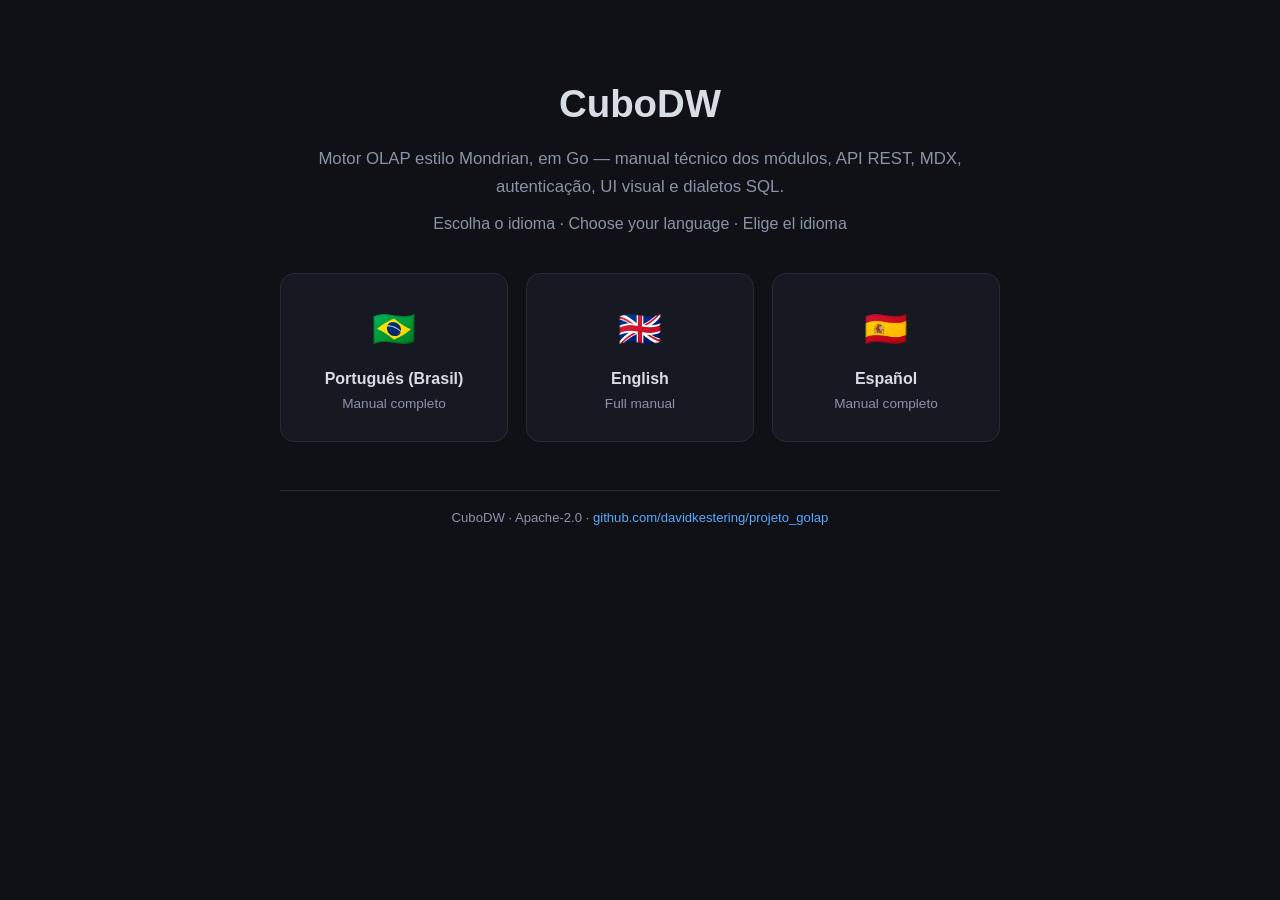
<file: DOCS/index.html>
<!DOCTYPE html>
<html lang="pt-br">
<head>
<meta charset="utf-8">
<meta name="viewport" content="width=device-width, initial-scale=1">
<title>CuboDW — Manual técnico</title>
<link rel="stylesheet" href="styles.css">
</head>
<body>
<div class="picker">
  <h1>CuboDW</h1>
  <p class="lead">Motor OLAP estilo Mondrian, em Go — manual técnico dos módulos, API REST, MDX, autenticação, UI visual e dialetos SQL.</p>
  <p class="sub" style="color:var(--muted)">Escolha o idioma · Choose your language · Elige el idioma</p>
  <div class="cards">
    <a class="card" href="manual.pt-br.html">
      <div class="flag">🇧🇷</div>
      <div class="name">Português (Brasil)</div>
      <div class="sub">Manual completo</div>
    </a>
    <a class="card" href="manual.en.html">
      <div class="flag">🇬🇧</div>
      <div class="name">English</div>
      <div class="sub">Full manual</div>
    </a>
    <a class="card" href="manual.es.html">
      <div class="flag">🇪🇸</div>
      <div class="name">Español</div>
      <div class="sub">Manual completo</div>
    </a>
  </div>
  <footer style="margin-top:48px">CuboDW · Apache-2.0 · <a href="https://github.com/davidkestering/projeto_golap">github.com/davidkestering/projeto_golap</a></footer>
</div>
</body>
</html>
</file>
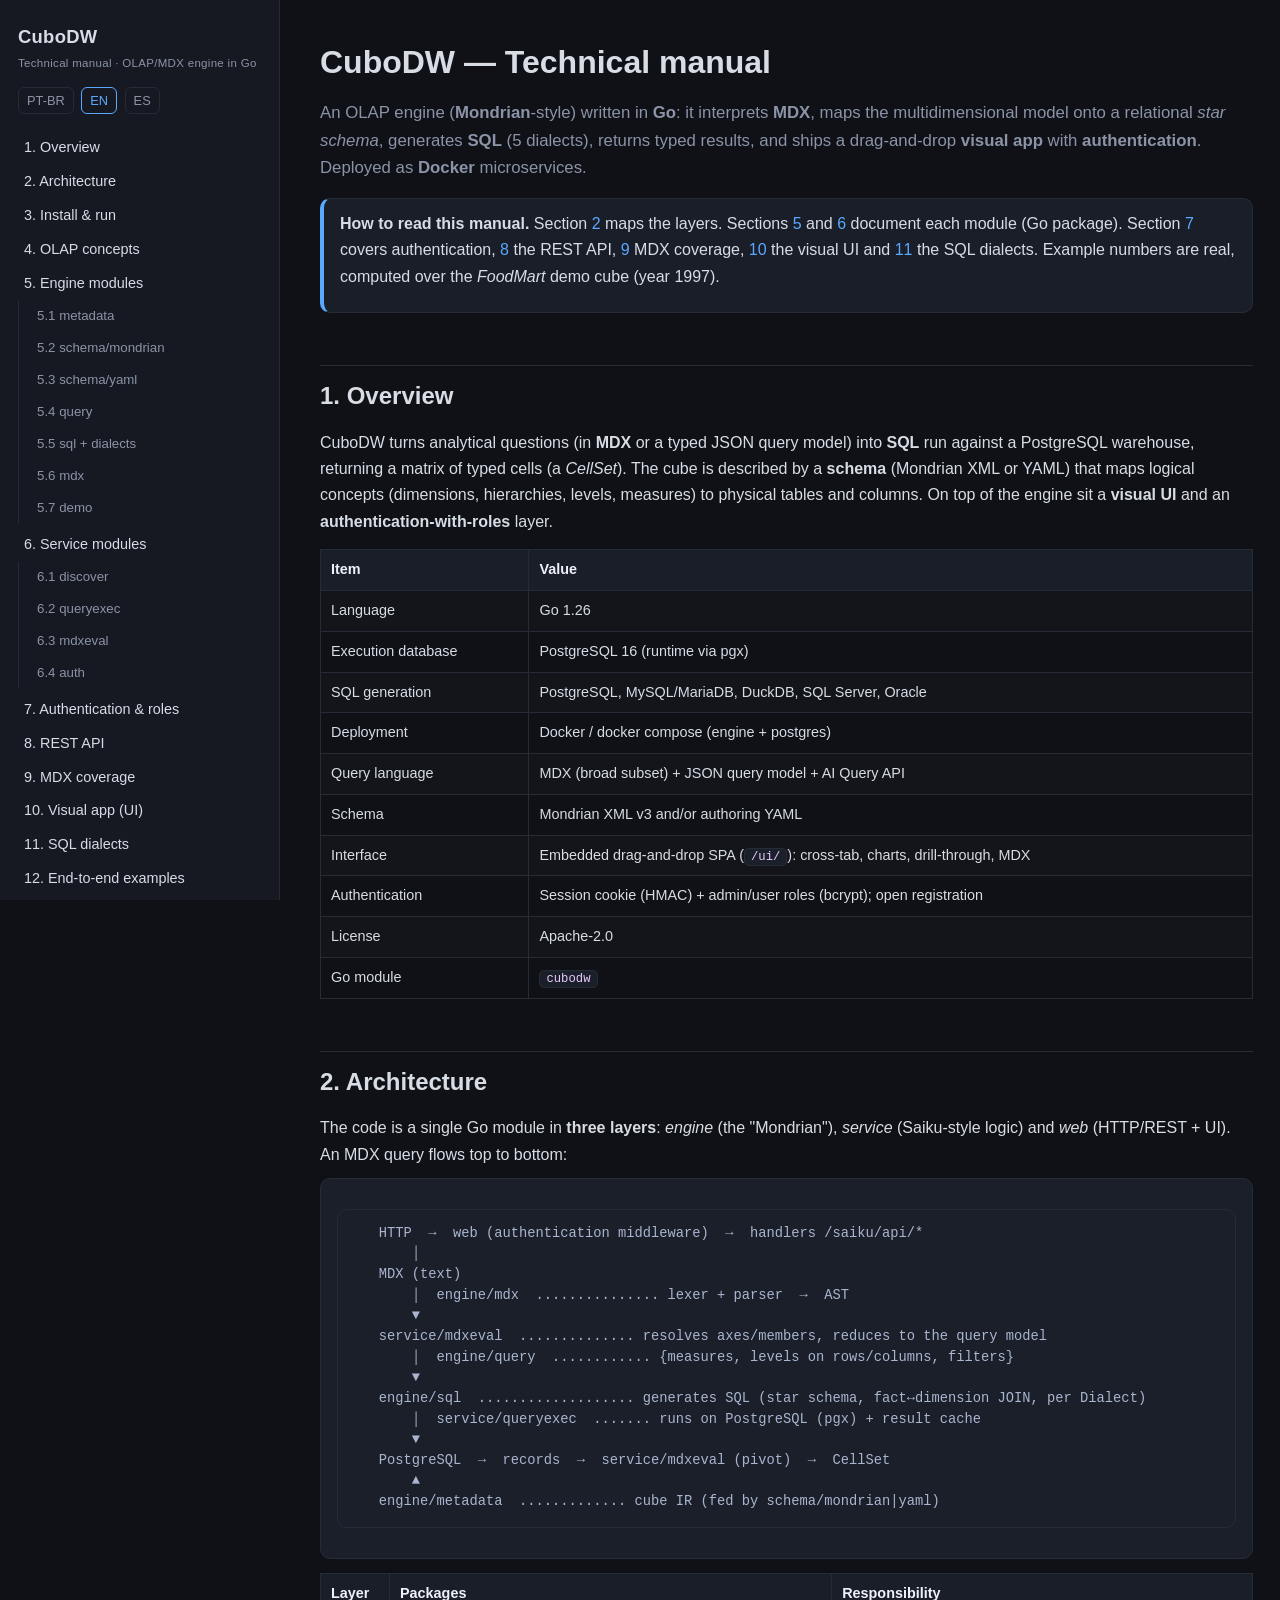
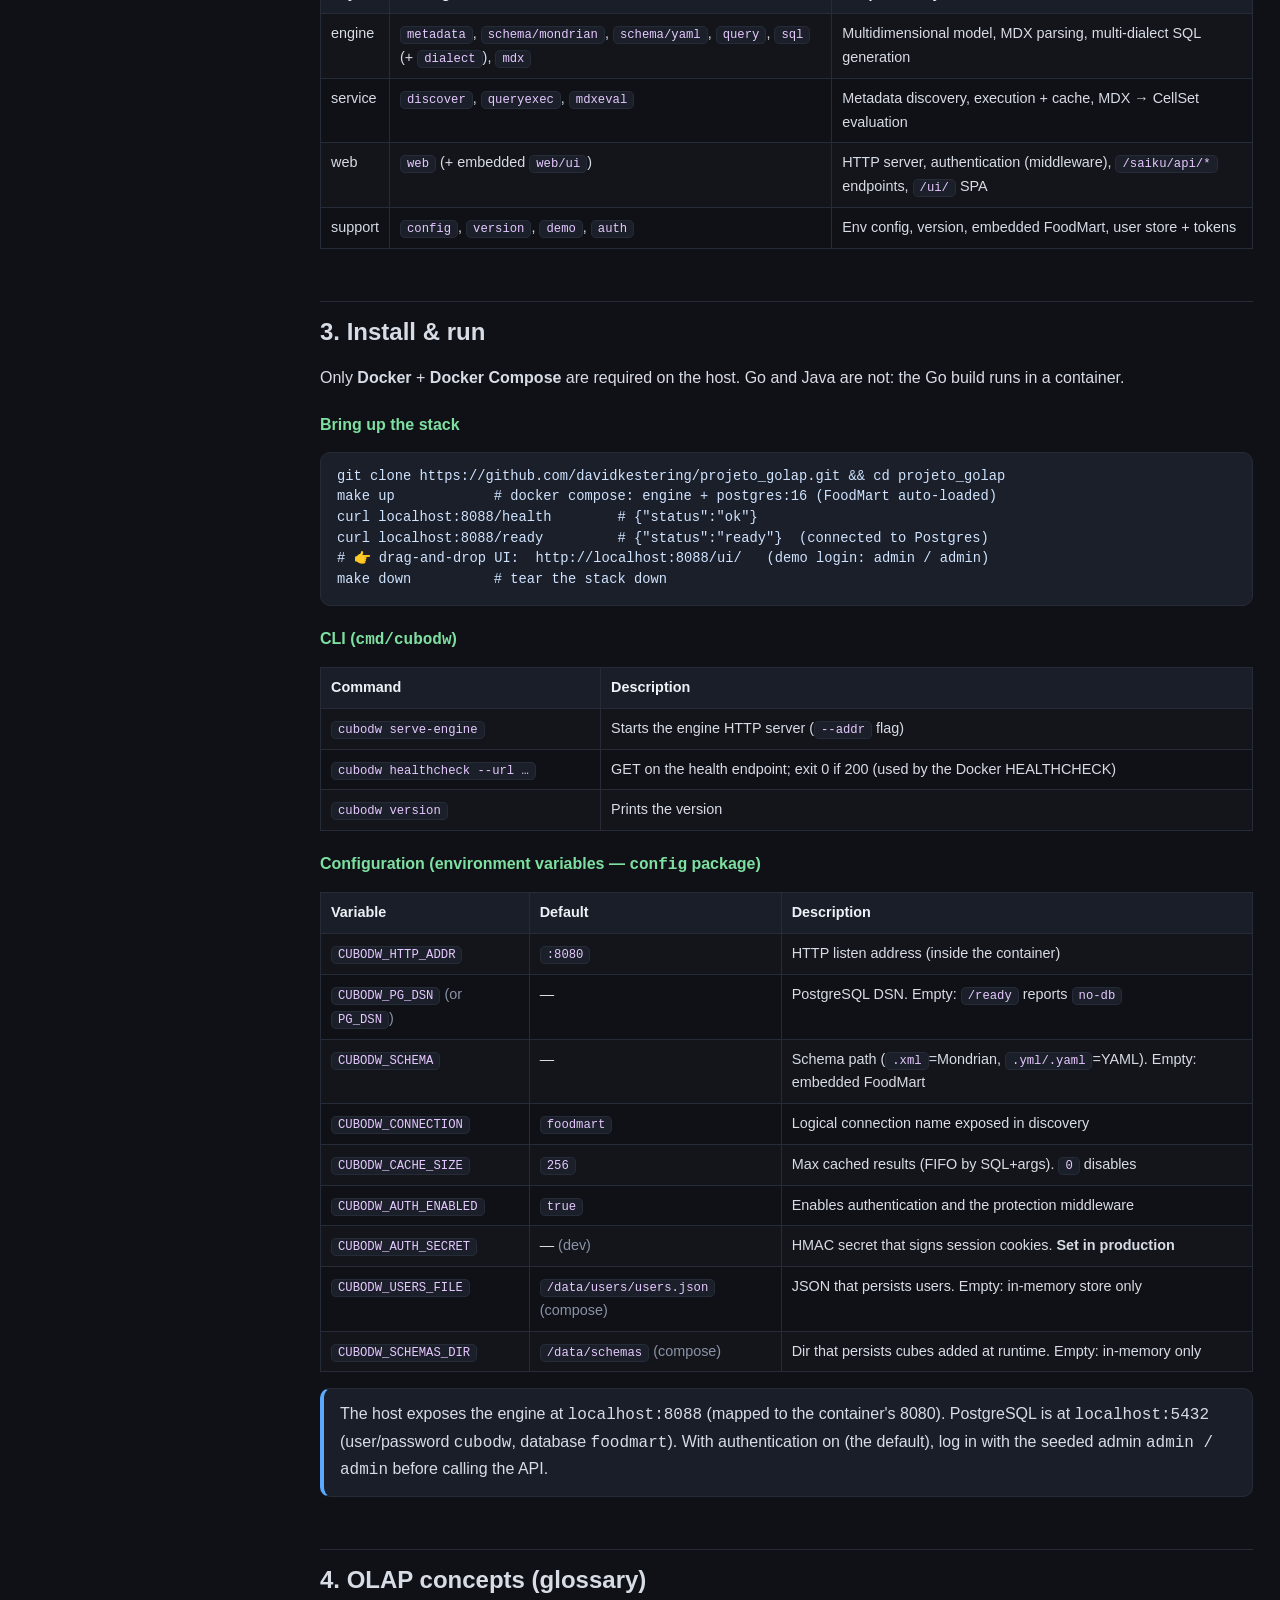
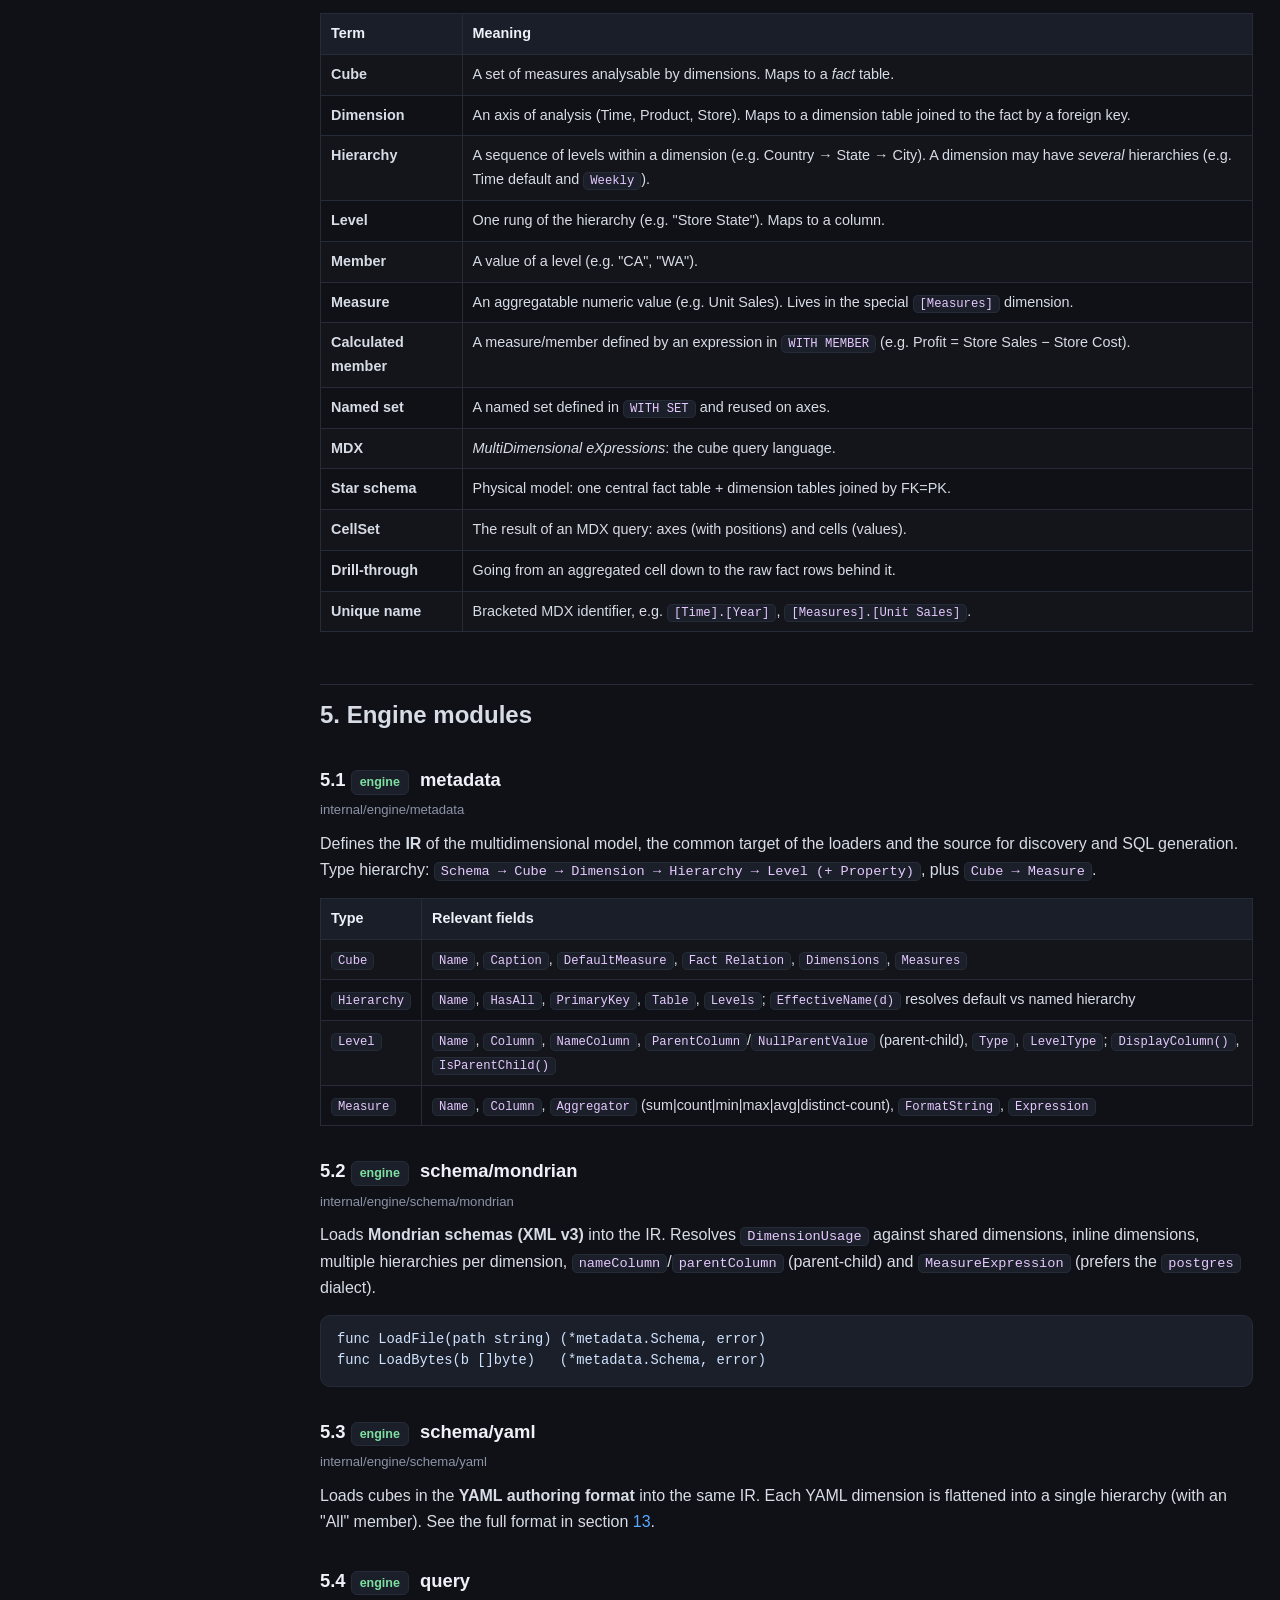
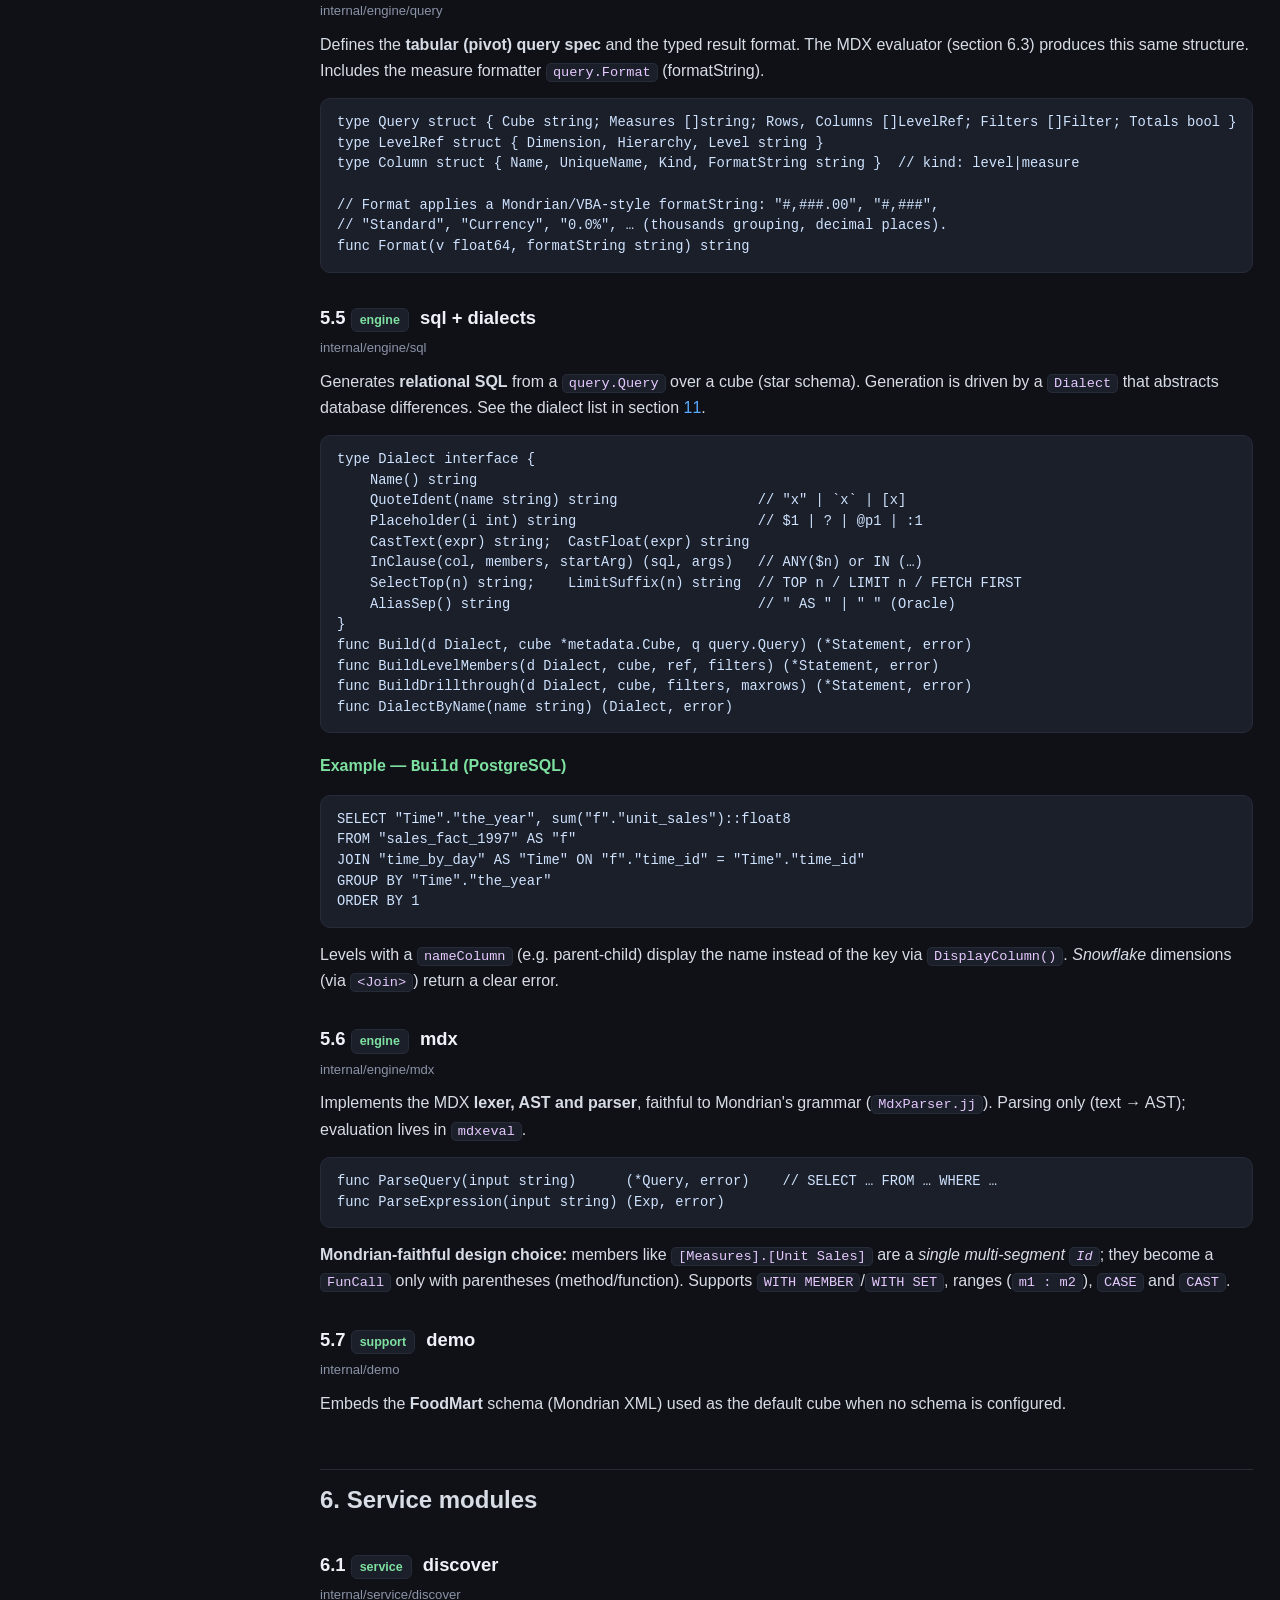
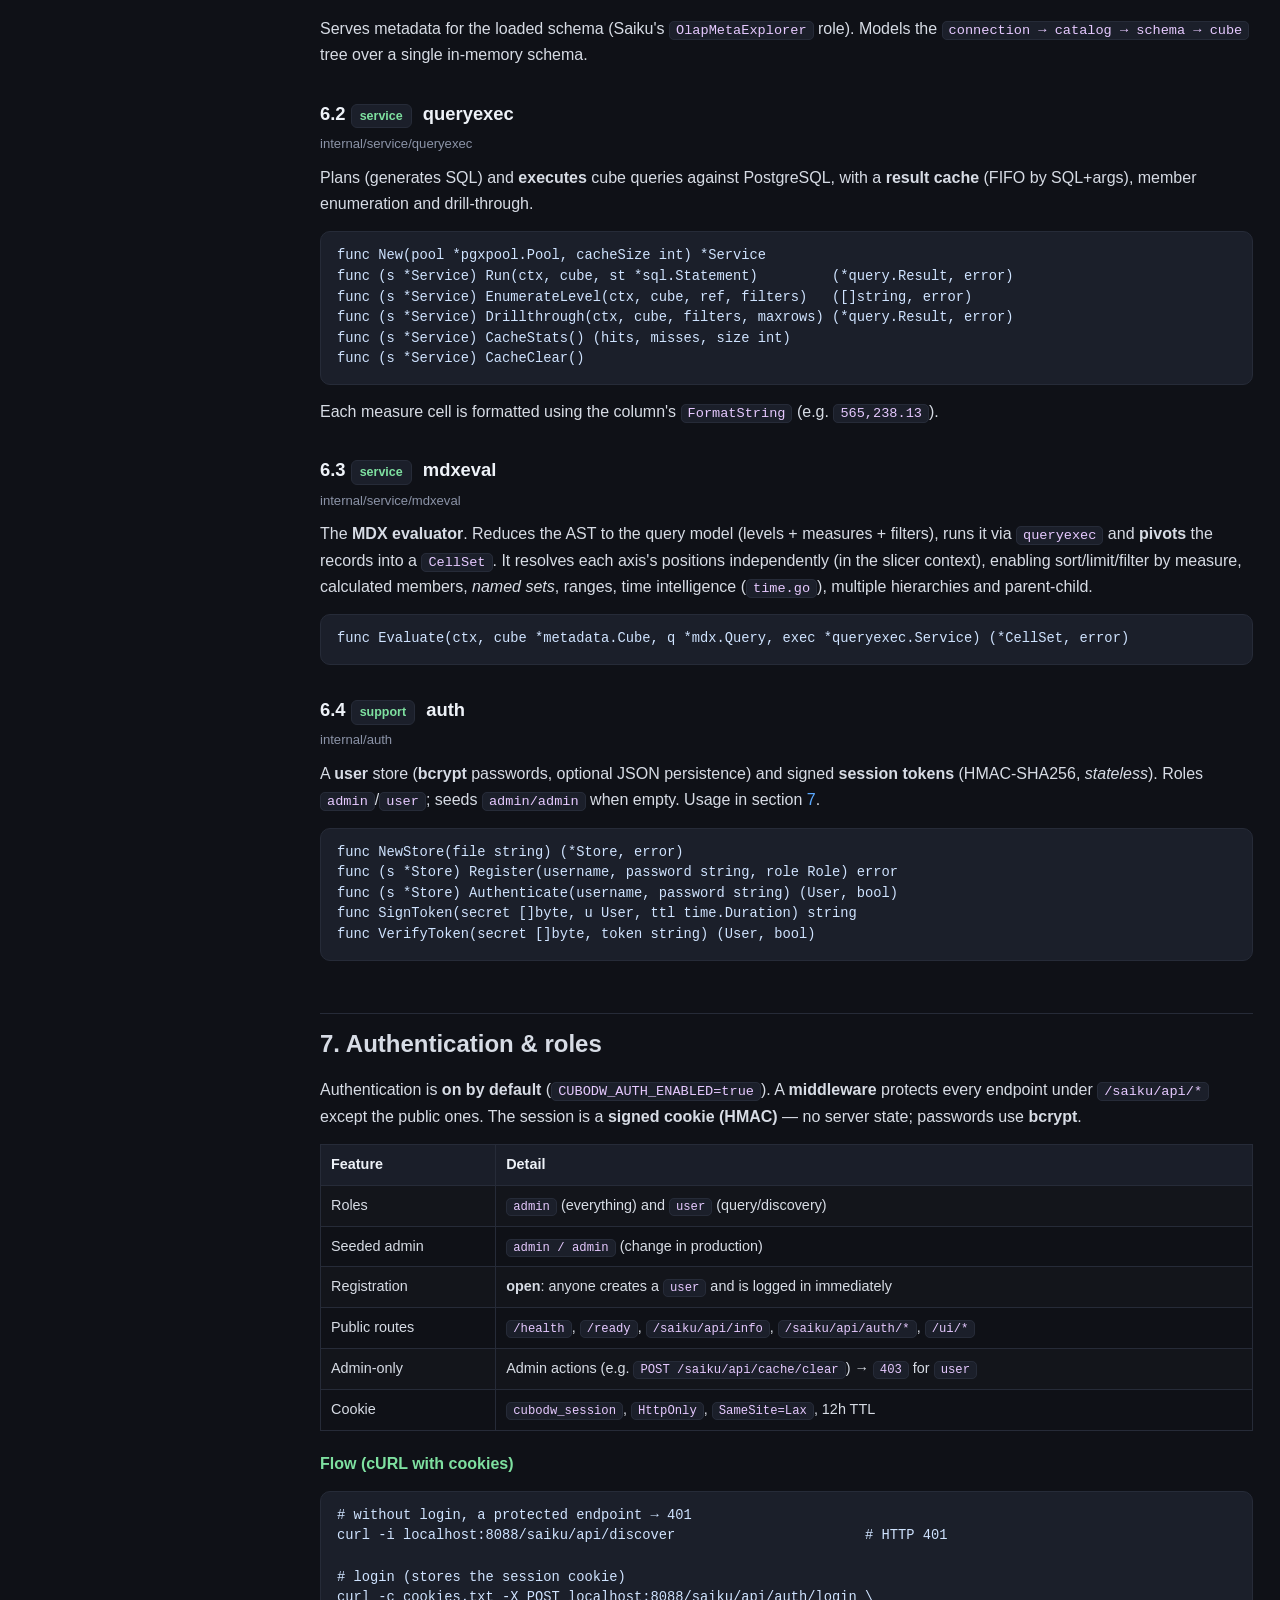
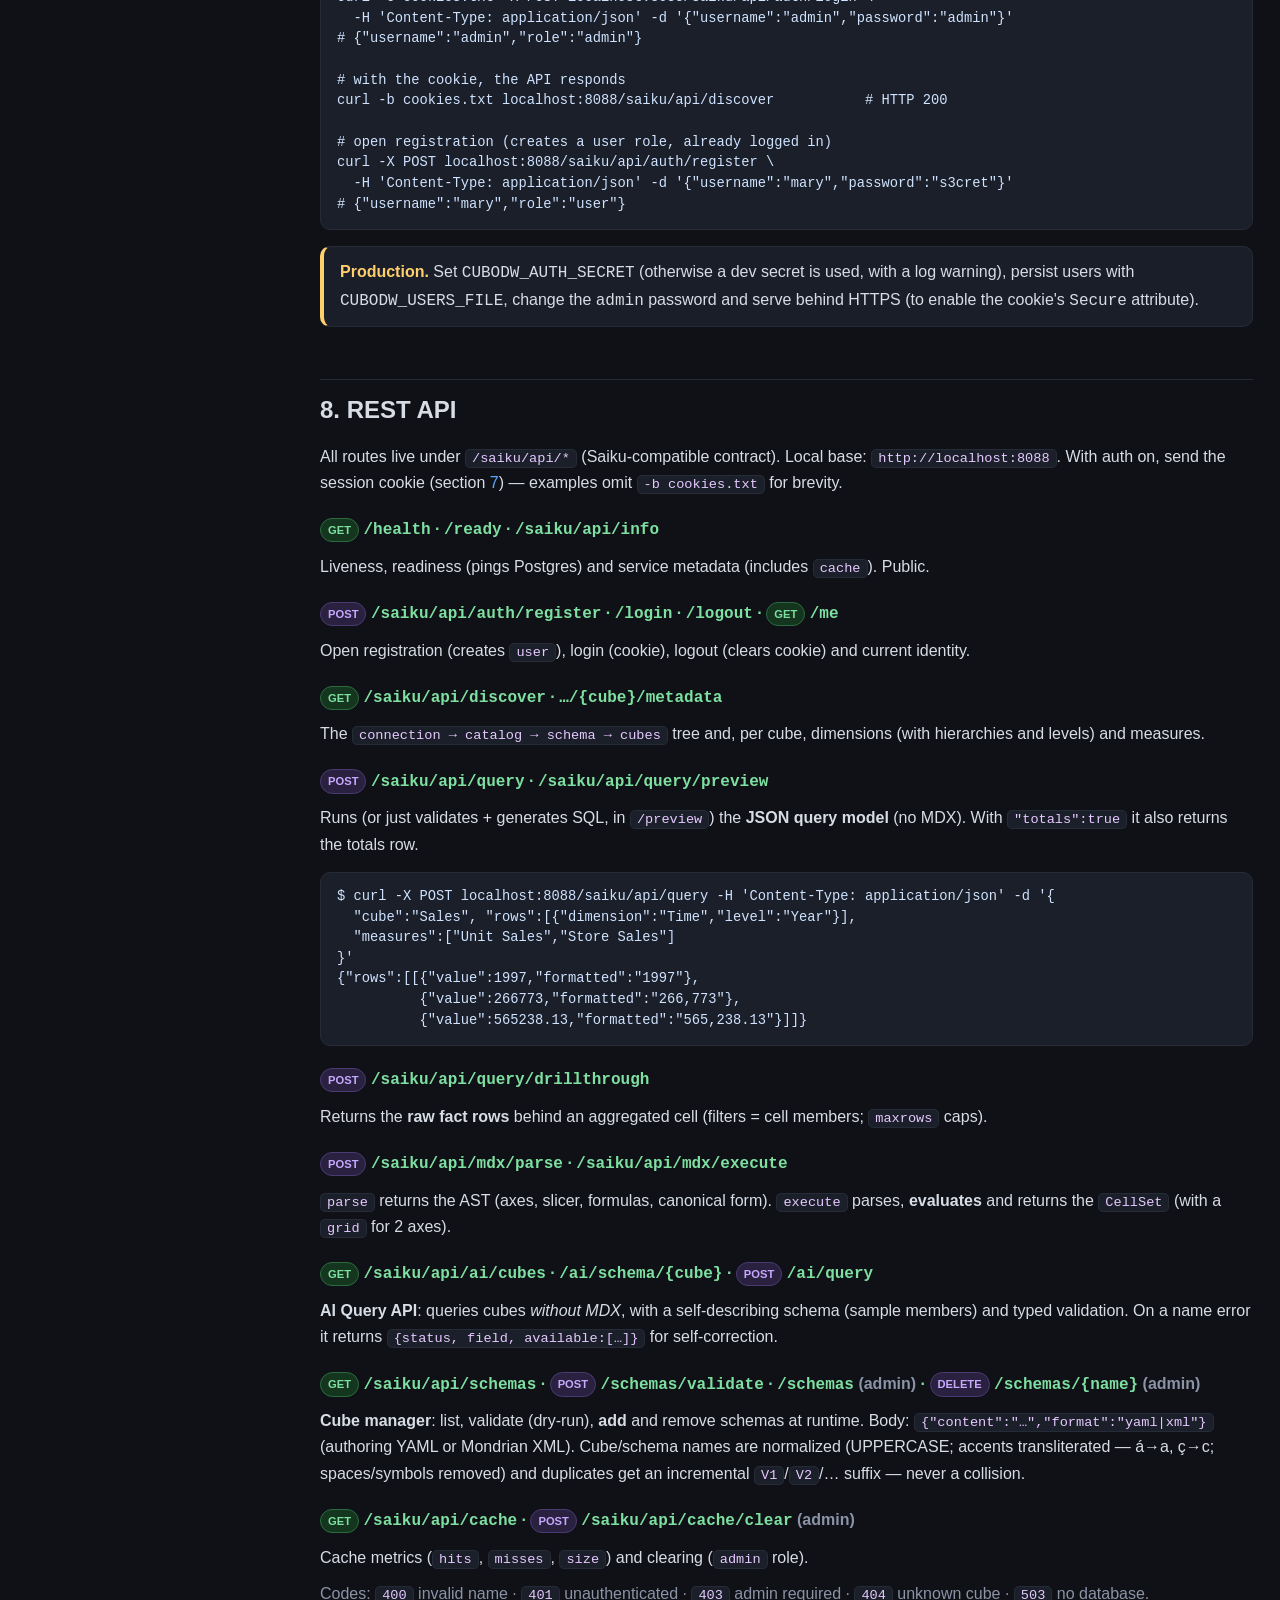
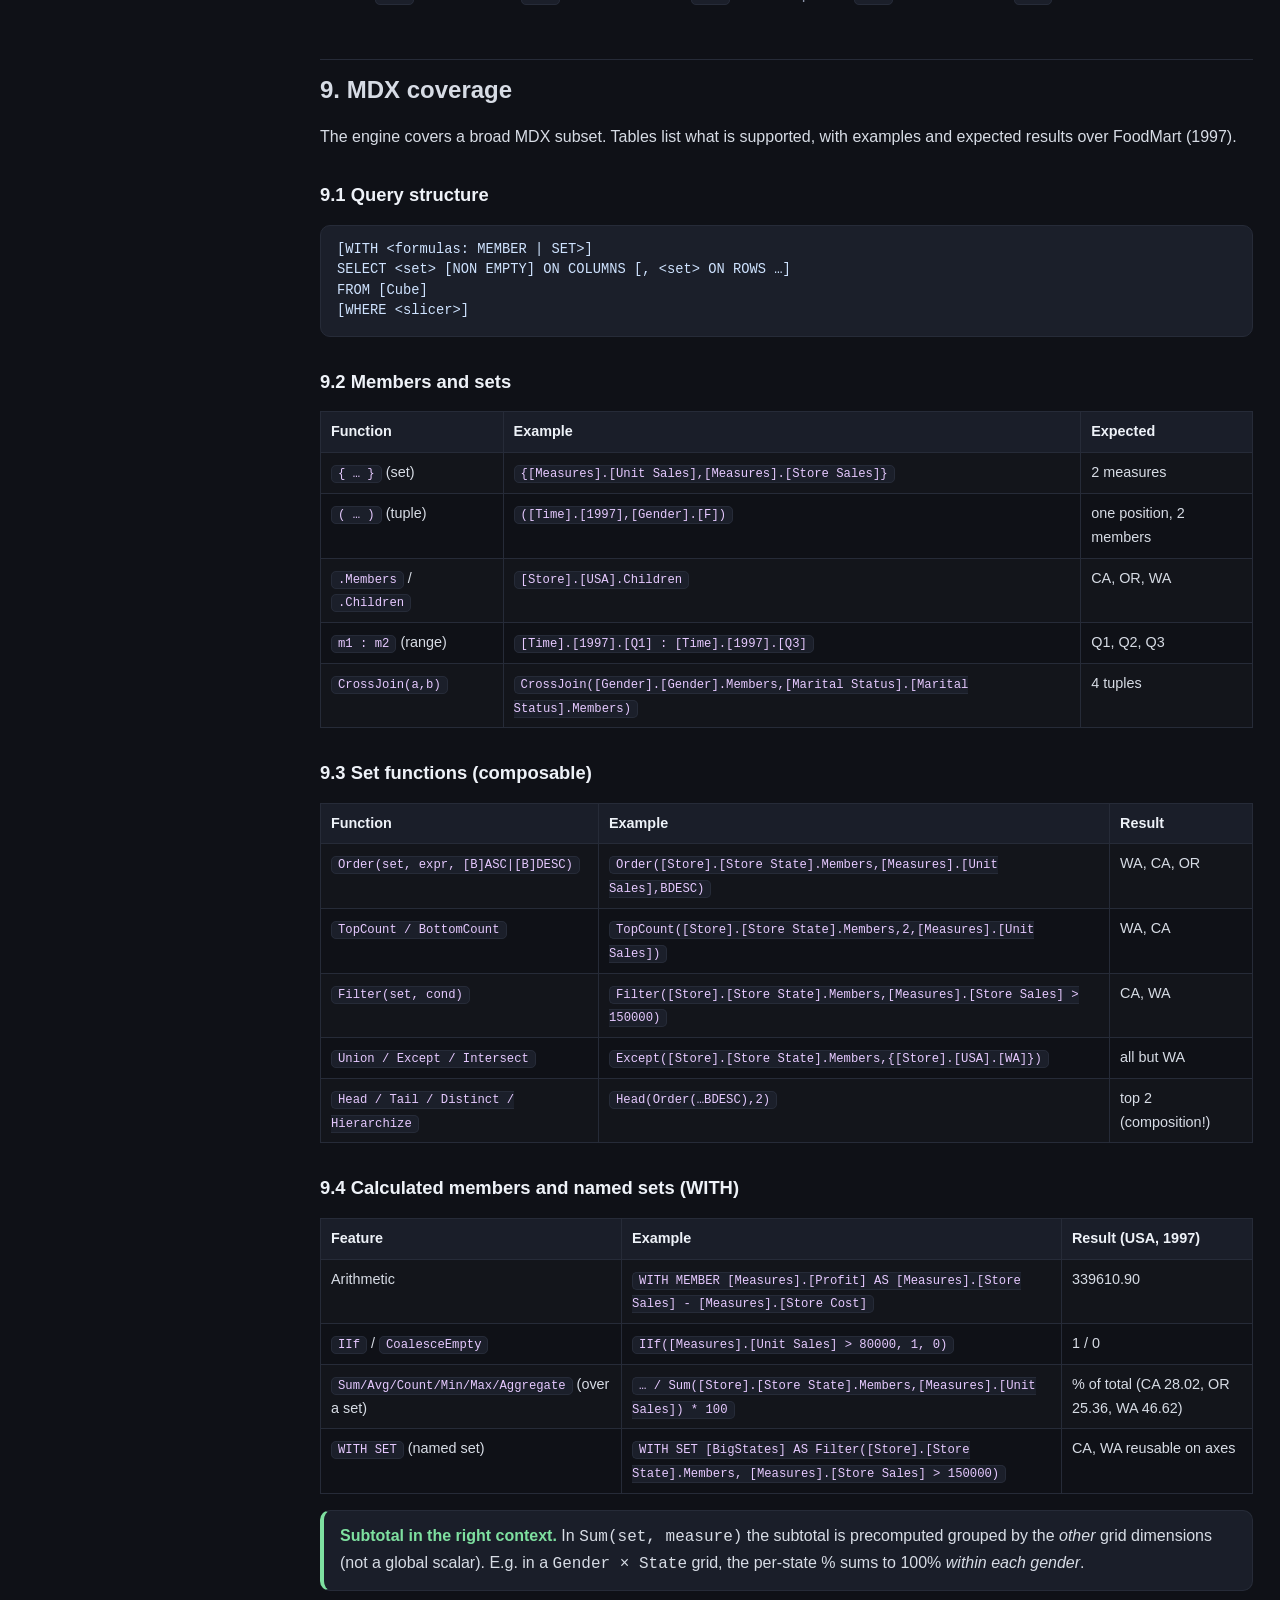
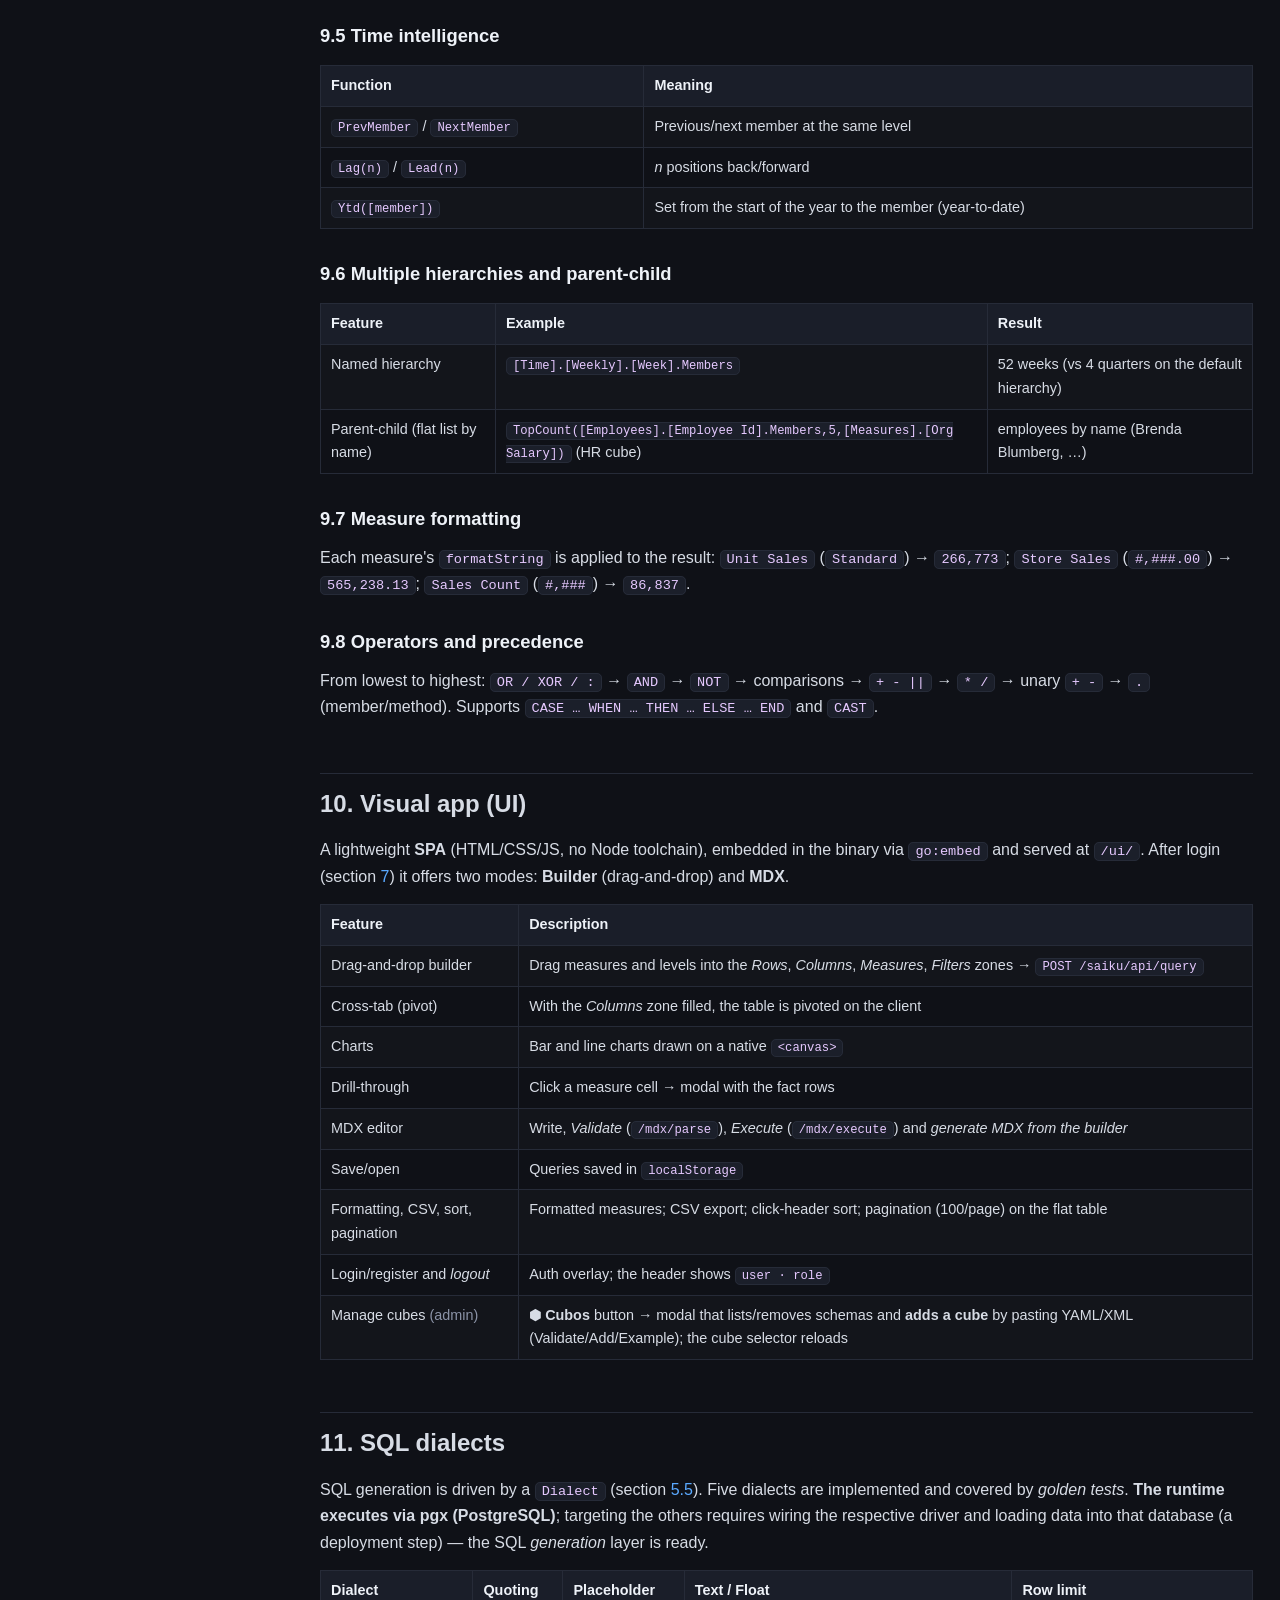
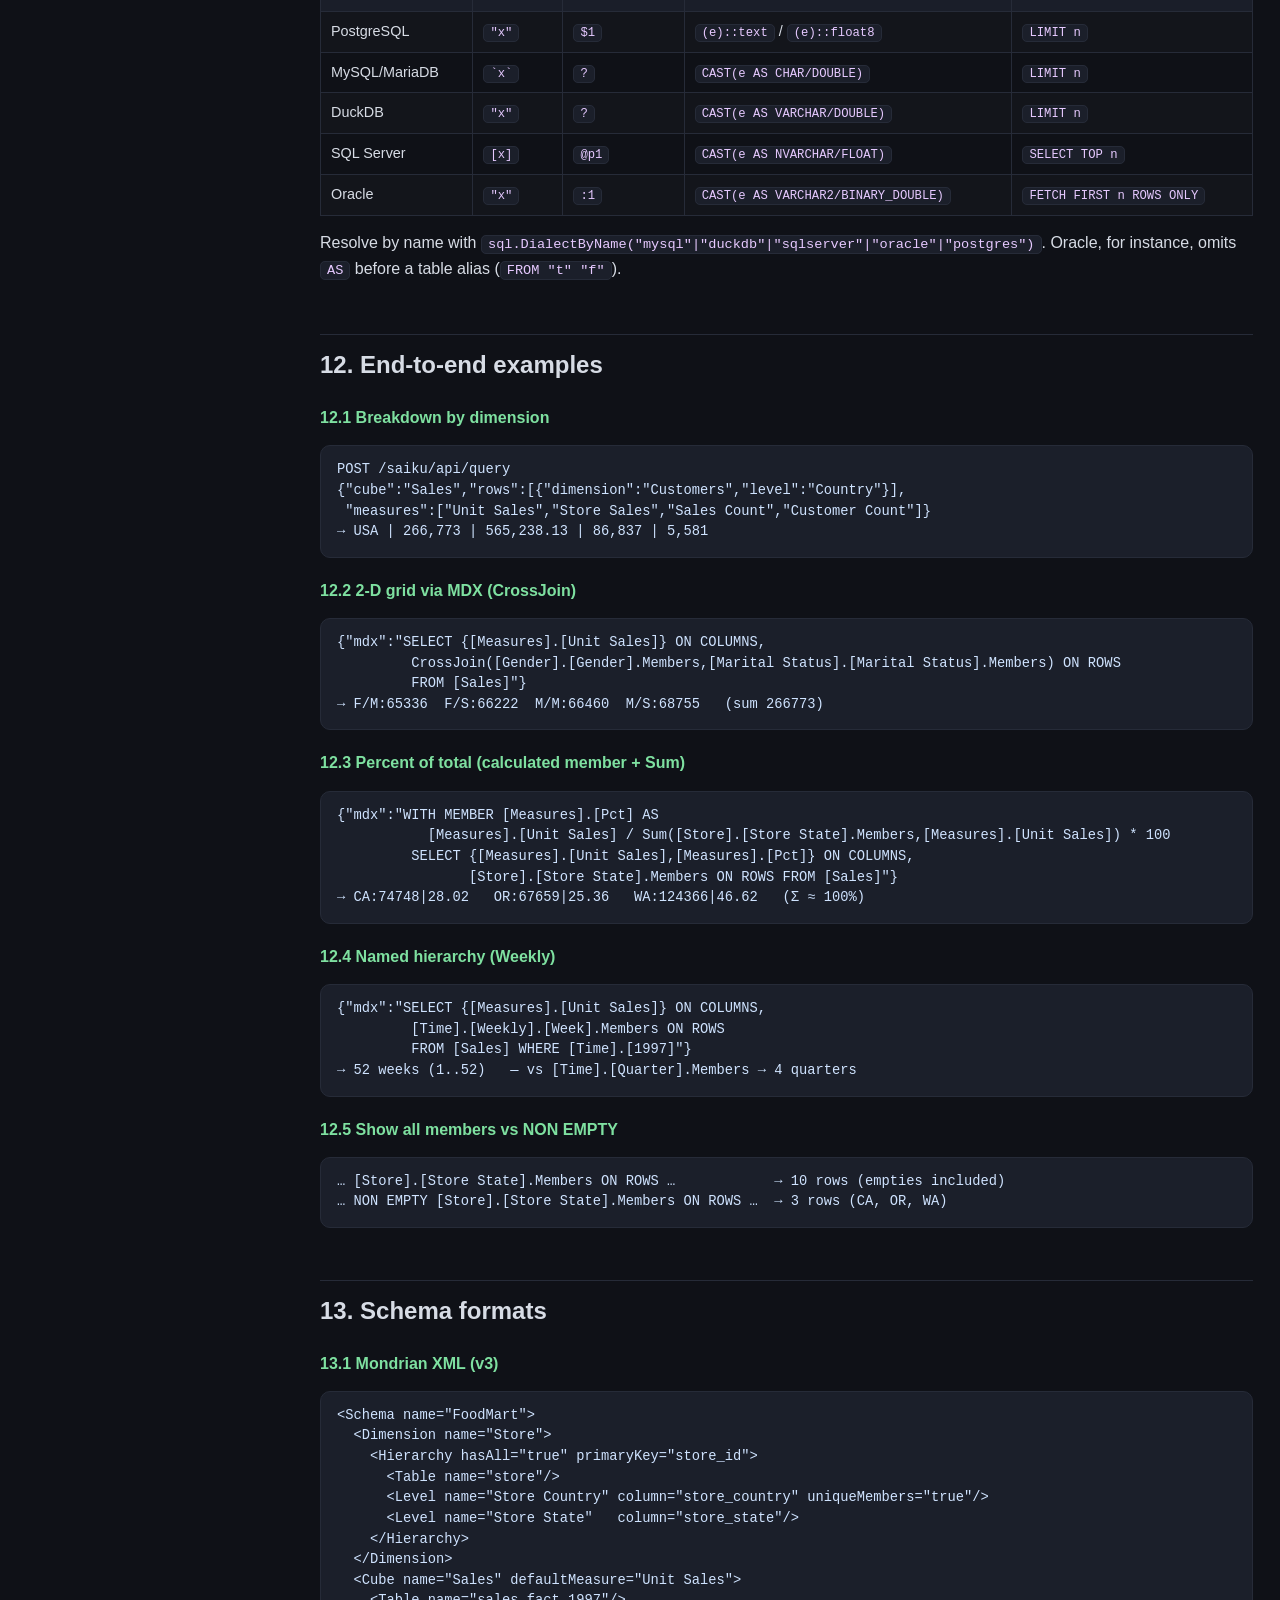
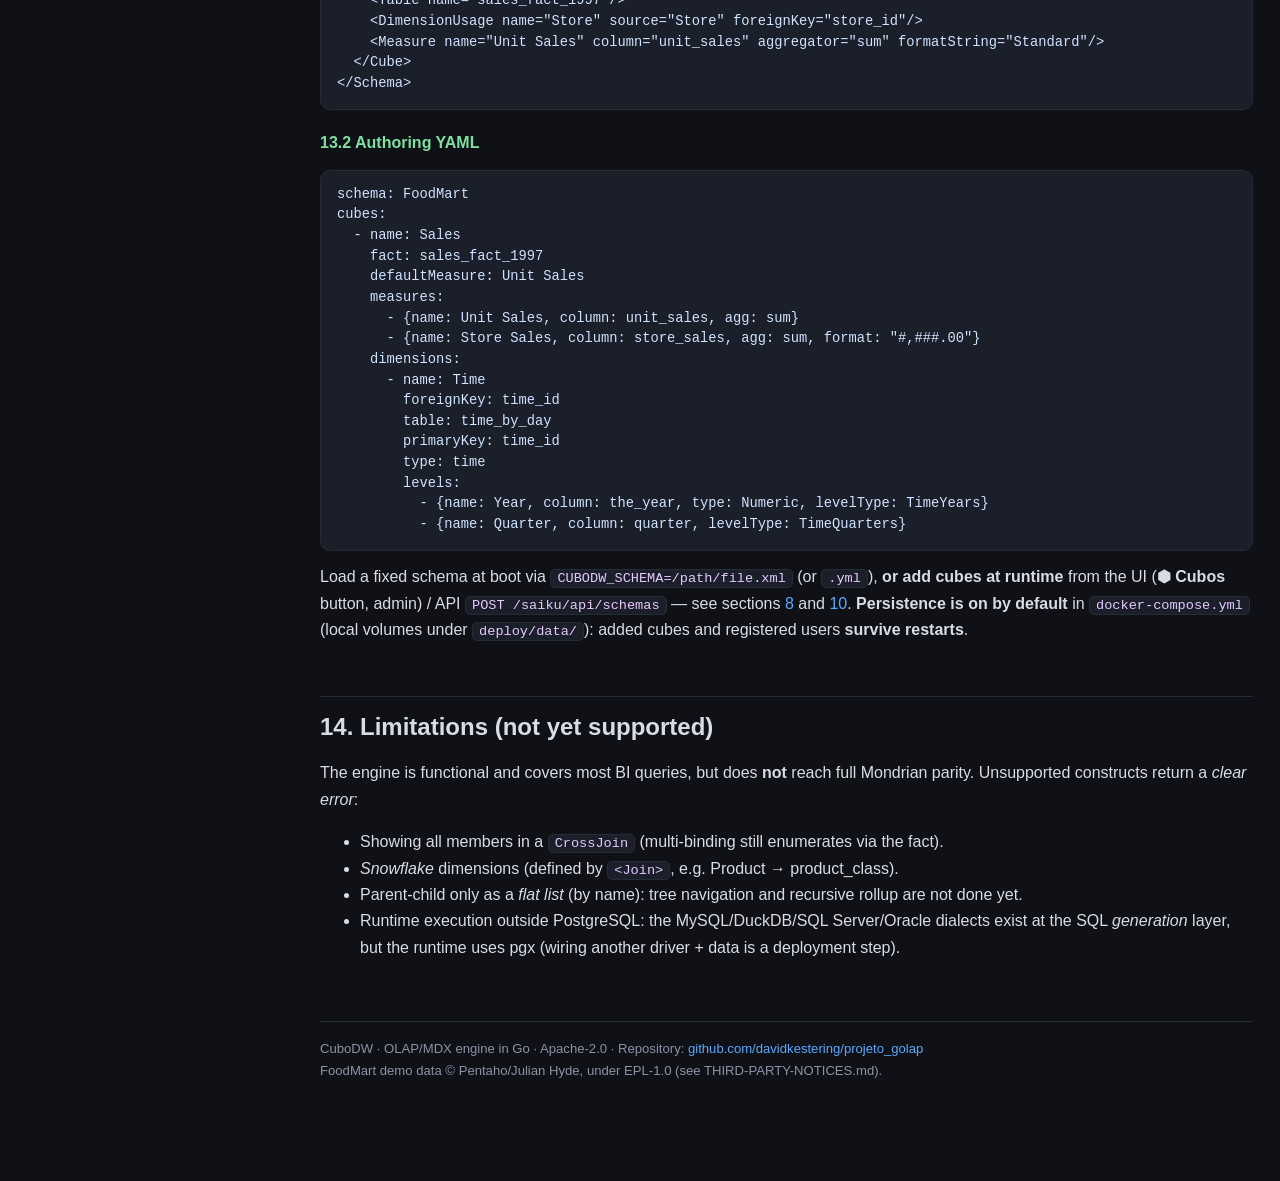
<file: DOCS/manual.en.html>
<!DOCTYPE html>
<html lang="en">
<head>
<meta charset="utf-8">
<meta name="viewport" content="width=device-width, initial-scale=1">
<title>CuboDW — Technical manual (EN)</title>
<link rel="stylesheet" href="styles.css">
</head>
<body>
<div class="layout">
<nav class="sidebar">
  <div class="brand">CuboDW <small>Technical manual · OLAP/MDX engine in Go</small></div>
  <div class="langs">
    <a href="manual.pt-br.html">PT-BR</a>
    <a class="active" href="manual.en.html">EN</a>
    <a href="manual.es.html">ES</a>
  </div>
  <ol>
    <li><a href="#overview">1. Overview</a></li>
    <li><a href="#architecture">2. Architecture</a></li>
    <li><a href="#run">3. Install &amp; run</a></li>
    <li><a href="#concepts">4. OLAP concepts</a></li>
    <li><a href="#modules">5. Engine modules</a>
      <ol>
        <li><a href="#m-metadata">5.1 metadata</a></li>
        <li><a href="#m-mondrian">5.2 schema/mondrian</a></li>
        <li><a href="#m-yaml">5.3 schema/yaml</a></li>
        <li><a href="#m-query">5.4 query</a></li>
        <li><a href="#m-sql">5.5 sql + dialects</a></li>
        <li><a href="#m-mdx">5.6 mdx</a></li>
        <li><a href="#m-demo">5.7 demo</a></li>
      </ol>
    </li>
    <li><a href="#services">6. Service modules</a>
      <ol>
        <li><a href="#s-discover">6.1 discover</a></li>
        <li><a href="#s-queryexec">6.2 queryexec</a></li>
        <li><a href="#s-mdxeval">6.3 mdxeval</a></li>
        <li><a href="#s-auth">6.4 auth</a></li>
      </ol>
    </li>
    <li><a href="#auth">7. Authentication &amp; roles</a></li>
    <li><a href="#api">8. REST API</a></li>
    <li><a href="#mdx">9. MDX coverage</a></li>
    <li><a href="#ui">10. Visual app (UI)</a></li>
    <li><a href="#dialects">11. SQL dialects</a></li>
    <li><a href="#examples">12. End-to-end examples</a></li>
    <li><a href="#schemas">13. Schema formats</a></li>
    <li><a href="#limits">14. Limitations</a></li>
  </ol>
</nav>
<main><div class="inner">

<h1>CuboDW — Technical manual</h1>
<p class="lead">An OLAP engine (<strong>Mondrian</strong>-style) written in <strong>Go</strong>: it interprets <strong>MDX</strong>, maps the multidimensional model onto a relational <em>star schema</em>, generates <strong>SQL</strong> (5 dialects), returns typed results, and ships a drag-and-drop <strong>visual app</strong> with <strong>authentication</strong>. Deployed as <strong>Docker</strong> microservices.</p>

<div class="note"><strong>How to read this manual.</strong> Section <a href="#architecture">2</a> maps the layers. Sections <a href="#modules">5</a> and <a href="#services">6</a> document each module (Go package). Section <a href="#auth">7</a> covers authentication, <a href="#api">8</a> the REST API, <a href="#mdx">9</a> MDX coverage, <a href="#ui">10</a> the visual UI and <a href="#dialects">11</a> the SQL dialects. Example numbers are real, computed over the <em>FoodMart</em> demo cube (year 1997).</p></div>

<!-- ========================================================= -->
<h2 id="overview">1. Overview</h2>
<p>CuboDW turns analytical questions (in <strong>MDX</strong> or a typed JSON query model) into <strong>SQL</strong> run against a PostgreSQL warehouse, returning a matrix of typed cells (a <em>CellSet</em>). The cube is described by a <strong>schema</strong> (Mondrian XML or YAML) that maps logical concepts (dimensions, hierarchies, levels, measures) to physical tables and columns. On top of the engine sit a <strong>visual UI</strong> and an <strong>authentication-with-roles</strong> layer.</p>
<table>
  <tr><th>Item</th><th>Value</th></tr>
  <tr><td>Language</td><td>Go 1.26</td></tr>
  <tr><td>Execution database</td><td>PostgreSQL 16 (runtime via pgx)</td></tr>
  <tr><td>SQL generation</td><td>PostgreSQL, MySQL/MariaDB, DuckDB, SQL Server, Oracle</td></tr>
  <tr><td>Deployment</td><td>Docker / docker compose (engine + postgres)</td></tr>
  <tr><td>Query language</td><td>MDX (broad subset) + JSON query model + AI Query API</td></tr>
  <tr><td>Schema</td><td>Mondrian XML v3 and/or authoring YAML</td></tr>
  <tr><td>Interface</td><td>Embedded drag-and-drop SPA (<code>/ui/</code>): cross-tab, charts, drill-through, MDX</td></tr>
  <tr><td>Authentication</td><td>Session cookie (HMAC) + admin/user roles (bcrypt); open registration</td></tr>
  <tr><td>License</td><td>Apache-2.0</td></tr>
  <tr><td>Go module</td><td><code>cubodw</code></td></tr>
</table>

<!-- ========================================================= -->
<h2 id="architecture">2. Architecture</h2>
<p>The code is a single Go module in <strong>three layers</strong>: <em>engine</em> (the "Mondrian"), <em>service</em> (Saiku-style logic) and <em>web</em> (HTTP/REST + UI). An MDX query flows top to bottom:</p>
<div class="diagram"><pre>
   HTTP  →  web (authentication middleware)  →  handlers /saiku/api/*
       │
   MDX (text)
       │  engine/mdx  ............... lexer + parser  →  AST
       ▼
   service/mdxeval  .............. resolves axes/members, reduces to the query model
       │  engine/query  ............ {measures, levels on rows/columns, filters}
       ▼
   engine/sql  ................... generates SQL (star schema, fact↔dimension JOIN, per Dialect)
       │  service/queryexec  ....... runs on PostgreSQL (pgx) + result cache
       ▼
   PostgreSQL  →  records  →  service/mdxeval (pivot)  →  CellSet
       ▲
   engine/metadata  ............. cube IR (fed by schema/mondrian|yaml)
</pre></div>
<table>
  <tr><th>Layer</th><th>Packages</th><th>Responsibility</th></tr>
  <tr><td>engine</td><td><code>metadata</code>, <code>schema/mondrian</code>, <code>schema/yaml</code>, <code>query</code>, <code>sql</code> (+ <code>dialect</code>), <code>mdx</code></td><td>Multidimensional model, MDX parsing, multi-dialect SQL generation</td></tr>
  <tr><td>service</td><td><code>discover</code>, <code>queryexec</code>, <code>mdxeval</code></td><td>Metadata discovery, execution + cache, MDX → CellSet evaluation</td></tr>
  <tr><td>web</td><td><code>web</code> (+ embedded <code>web/ui</code>)</td><td>HTTP server, authentication (middleware), <code>/saiku/api/*</code> endpoints, <code>/ui/</code> SPA</td></tr>
  <tr><td>support</td><td><code>config</code>, <code>version</code>, <code>demo</code>, <code>auth</code></td><td>Env config, version, embedded FoodMart, user store + tokens</td></tr>
</table>

<!-- ========================================================= -->
<h2 id="run">3. Install &amp; run</h2>
<p>Only <strong>Docker</strong> + <strong>Docker Compose</strong> are required on the host. Go and Java are not: the Go build runs in a container.</p>
<h4>Bring up the stack</h4>
<pre><code>git clone https://github.com/davidkestering/projeto_golap.git &amp;&amp; cd projeto_golap
make up            # docker compose: engine + postgres:16 (FoodMart auto-loaded)
curl localhost:8088/health        # {"status":"ok"}
curl localhost:8088/ready         # {"status":"ready"}  (connected to Postgres)
# 👉 drag-and-drop UI:  http://localhost:8088/ui/   (demo login: admin / admin)
make down          # tear the stack down</code></pre>
<h4>CLI (<code>cmd/cubodw</code>)</h4>
<table>
  <tr><th>Command</th><th>Description</th></tr>
  <tr><td><code>cubodw serve-engine</code></td><td>Starts the engine HTTP server (<code>--addr</code> flag)</td></tr>
  <tr><td><code>cubodw healthcheck --url …</code></td><td>GET on the health endpoint; exit 0 if 200 (used by the Docker HEALTHCHECK)</td></tr>
  <tr><td><code>cubodw version</code></td><td>Prints the version</td></tr>
</table>
<h4>Configuration (environment variables — <code>config</code> package)</h4>
<table>
  <tr><th>Variable</th><th>Default</th><th>Description</th></tr>
  <tr><td><code>CUBODW_HTTP_ADDR</code></td><td><code>:8080</code></td><td>HTTP listen address (inside the container)</td></tr>
  <tr><td><code>CUBODW_PG_DSN</code> <span class="muted">(or <code>PG_DSN</code>)</span></td><td>—</td><td>PostgreSQL DSN. Empty: <code>/ready</code> reports <code>no-db</code></td></tr>
  <tr><td><code>CUBODW_SCHEMA</code></td><td>—</td><td>Schema path (<code>.xml</code>=Mondrian, <code>.yml/.yaml</code>=YAML). Empty: embedded FoodMart</td></tr>
  <tr><td><code>CUBODW_CONNECTION</code></td><td><code>foodmart</code></td><td>Logical connection name exposed in discovery</td></tr>
  <tr><td><code>CUBODW_CACHE_SIZE</code></td><td><code>256</code></td><td>Max cached results (FIFO by SQL+args). <code>0</code> disables</td></tr>
  <tr><td><code>CUBODW_AUTH_ENABLED</code></td><td><code>true</code></td><td>Enables authentication and the protection middleware</td></tr>
  <tr><td><code>CUBODW_AUTH_SECRET</code></td><td>— <span class="muted">(dev)</span></td><td>HMAC secret that signs session cookies. <strong>Set in production</strong></td></tr>
  <tr><td><code>CUBODW_USERS_FILE</code></td><td><code>/data/users/users.json</code> <span class="muted">(compose)</span></td><td>JSON that persists users. Empty: in-memory store only</td></tr>
  <tr><td><code>CUBODW_SCHEMAS_DIR</code></td><td><code>/data/schemas</code> <span class="muted">(compose)</span></td><td>Dir that persists cubes added at runtime. Empty: in-memory only</td></tr>
</table>
<div class="note">The host exposes the engine at <code>localhost:8088</code> (mapped to the container's 8080). PostgreSQL is at <code>localhost:5432</code> (user/password <code>cubodw</code>, database <code>foodmart</code>). With authentication on (the default), log in with the seeded admin <code>admin / admin</code> before calling the API.</div>

<!-- ========================================================= -->
<h2 id="concepts">4. OLAP concepts (glossary)</h2>
<table>
  <tr><th>Term</th><th>Meaning</th></tr>
  <tr><td><strong>Cube</strong></td><td>A set of measures analysable by dimensions. Maps to a <em>fact</em> table.</td></tr>
  <tr><td><strong>Dimension</strong></td><td>An axis of analysis (Time, Product, Store). Maps to a dimension table joined to the fact by a foreign key.</td></tr>
  <tr><td><strong>Hierarchy</strong></td><td>A sequence of levels within a dimension (e.g. Country → State → City). A dimension may have <em>several</em> hierarchies (e.g. Time default and <code>Weekly</code>).</td></tr>
  <tr><td><strong>Level</strong></td><td>One rung of the hierarchy (e.g. "Store State"). Maps to a column.</td></tr>
  <tr><td><strong>Member</strong></td><td>A value of a level (e.g. "CA", "WA").</td></tr>
  <tr><td><strong>Measure</strong></td><td>An aggregatable numeric value (e.g. Unit Sales). Lives in the special <code>[Measures]</code> dimension.</td></tr>
  <tr><td><strong>Calculated member</strong></td><td>A measure/member defined by an expression in <code>WITH MEMBER</code> (e.g. Profit = Store Sales − Store Cost).</td></tr>
  <tr><td><strong>Named set</strong></td><td>A named set defined in <code>WITH SET</code> and reused on axes.</td></tr>
  <tr><td><strong>MDX</strong></td><td><em>MultiDimensional eXpressions</em>: the cube query language.</td></tr>
  <tr><td><strong>Star schema</strong></td><td>Physical model: one central fact table + dimension tables joined by FK=PK.</td></tr>
  <tr><td><strong>CellSet</strong></td><td>The result of an MDX query: axes (with positions) and cells (values).</td></tr>
  <tr><td><strong>Drill-through</strong></td><td>Going from an aggregated cell down to the raw fact rows behind it.</td></tr>
  <tr><td><strong>Unique name</strong></td><td>Bracketed MDX identifier, e.g. <code>[Time].[Year]</code>, <code>[Measures].[Unit Sales]</code>.</td></tr>
</table>

<!-- ========================================================= -->
<h2 id="modules">5. Engine modules</h2>

<h3 id="m-metadata">5.1 <span class="pill">engine</span> metadata</h3>
<p class="modpath">internal/engine/metadata</p>
<p>Defines the <strong>IR</strong> of the multidimensional model, the common target of the loaders and the source for discovery and SQL generation. Type hierarchy: <code>Schema → Cube → Dimension → Hierarchy → Level (+ Property)</code>, plus <code>Cube → Measure</code>.</p>
<table>
  <tr><th>Type</th><th>Relevant fields</th></tr>
  <tr><td><code>Cube</code></td><td><code>Name</code>, <code>Caption</code>, <code>DefaultMeasure</code>, <code>Fact Relation</code>, <code>Dimensions</code>, <code>Measures</code></td></tr>
  <tr><td><code>Hierarchy</code></td><td><code>Name</code>, <code>HasAll</code>, <code>PrimaryKey</code>, <code>Table</code>, <code>Levels</code>; <code>EffectiveName(d)</code> resolves default vs named hierarchy</td></tr>
  <tr><td><code>Level</code></td><td><code>Name</code>, <code>Column</code>, <code>NameColumn</code>, <code>ParentColumn</code>/<code>NullParentValue</code> (parent-child), <code>Type</code>, <code>LevelType</code>; <code>DisplayColumn()</code>, <code>IsParentChild()</code></td></tr>
  <tr><td><code>Measure</code></td><td><code>Name</code>, <code>Column</code>, <code>Aggregator</code> (sum|count|min|max|avg|distinct-count), <code>FormatString</code>, <code>Expression</code></td></tr>
</table>

<h3 id="m-mondrian">5.2 <span class="pill">engine</span> schema/mondrian</h3>
<p class="modpath">internal/engine/schema/mondrian</p>
<p>Loads <strong>Mondrian schemas (XML v3)</strong> into the IR. Resolves <code>DimensionUsage</code> against shared dimensions, inline dimensions, multiple hierarchies per dimension, <code>nameColumn</code>/<code>parentColumn</code> (parent-child) and <code>MeasureExpression</code> (prefers the <code>postgres</code> dialect).</p>
<pre><code>func LoadFile(path string) (*metadata.Schema, error)
func LoadBytes(b []byte)   (*metadata.Schema, error)</code></pre>

<h3 id="m-yaml">5.3 <span class="pill">engine</span> schema/yaml</h3>
<p class="modpath">internal/engine/schema/yaml</p>
<p>Loads cubes in the <strong>YAML authoring format</strong> into the same IR. Each YAML dimension is flattened into a single hierarchy (with an "All" member). See the full format in section <a href="#schemas">13</a>.</p>

<h3 id="m-query">5.4 <span class="pill">engine</span> query</h3>
<p class="modpath">internal/engine/query</p>
<p>Defines the <strong>tabular (pivot) query spec</strong> and the typed result format. The MDX evaluator (section 6.3) produces this same structure. Includes the measure formatter <code>query.Format</code> (formatString).</p>
<pre><code>type Query struct { Cube string; Measures []string; Rows, Columns []LevelRef; Filters []Filter; Totals bool }
type LevelRef struct { Dimension, Hierarchy, Level string }
type Column struct { Name, UniqueName, Kind, FormatString string }  // kind: level|measure

// Format applies a Mondrian/VBA-style formatString: "#,###.00", "#,###",
// "Standard", "Currency", "0.0%", … (thousands grouping, decimal places).
func Format(v float64, formatString string) string</code></pre>

<h3 id="m-sql">5.5 <span class="pill">engine</span> sql + dialects</h3>
<p class="modpath">internal/engine/sql</p>
<p>Generates <strong>relational SQL</strong> from a <code>query.Query</code> over a cube (star schema). Generation is driven by a <code>Dialect</code> that abstracts database differences. See the dialect list in section <a href="#dialects">11</a>.</p>
<pre><code>type Dialect interface {
    Name() string
    QuoteIdent(name string) string                 // "x" | `x` | [x]
    Placeholder(i int) string                      // $1 | ? | @p1 | :1
    CastText(expr) string;  CastFloat(expr) string
    InClause(col, members, startArg) (sql, args)   // ANY($n) or IN (…)
    SelectTop(n) string;    LimitSuffix(n) string  // TOP n / LIMIT n / FETCH FIRST
    AliasSep() string                              // " AS " | " " (Oracle)
}
func Build(d Dialect, cube *metadata.Cube, q query.Query) (*Statement, error)
func BuildLevelMembers(d Dialect, cube, ref, filters) (*Statement, error)
func BuildDrillthrough(d Dialect, cube, filters, maxrows) (*Statement, error)
func DialectByName(name string) (Dialect, error)</code></pre>
<h4>Example — <code>Build</code> (PostgreSQL)</h4>
<pre><code>SELECT "Time"."the_year", sum("f"."unit_sales")::float8
FROM "sales_fact_1997" AS "f"
JOIN "time_by_day" AS "Time" ON "f"."time_id" = "Time"."time_id"
GROUP BY "Time"."the_year"
ORDER BY 1</code></pre>
<p>Levels with a <code>nameColumn</code> (e.g. parent-child) display the name instead of the key via <code>DisplayColumn()</code>. <em>Snowflake</em> dimensions (via <code>&lt;Join&gt;</code>) return a clear error.</p>

<h3 id="m-mdx">5.6 <span class="pill">engine</span> mdx</h3>
<p class="modpath">internal/engine/mdx</p>
<p>Implements the MDX <strong>lexer, AST and parser</strong>, faithful to Mondrian's grammar (<code>MdxParser.jj</code>). Parsing only (text → AST); evaluation lives in <code>mdxeval</code>.</p>
<pre><code>func ParseQuery(input string)      (*Query, error)    // SELECT … FROM … WHERE …
func ParseExpression(input string) (Exp, error)</code></pre>
<p><strong>Mondrian-faithful design choice:</strong> members like <code>[Measures].[Unit Sales]</code> are a <em>single multi-segment <code>Id</code></em>; they become a <code>FunCall</code> only with parentheses (method/function). Supports <code>WITH MEMBER</code>/<code>WITH SET</code>, ranges (<code>m1 : m2</code>), <code>CASE</code> and <code>CAST</code>.</p>

<h3 id="m-demo">5.7 <span class="pill">support</span> demo</h3>
<p class="modpath">internal/demo</p>
<p>Embeds the <strong>FoodMart</strong> schema (Mondrian XML) used as the default cube when no schema is configured.</p>

<!-- ========================================================= -->
<h2 id="services">6. Service modules</h2>

<h3 id="s-discover">6.1 <span class="pill">service</span> discover</h3>
<p class="modpath">internal/service/discover</p>
<p>Serves metadata for the loaded schema (Saiku's <code>OlapMetaExplorer</code> role). Models the <code>connection → catalog → schema → cube</code> tree over a single in-memory schema.</p>

<h3 id="s-queryexec">6.2 <span class="pill">service</span> queryexec</h3>
<p class="modpath">internal/service/queryexec</p>
<p>Plans (generates SQL) and <strong>executes</strong> cube queries against PostgreSQL, with a <strong>result cache</strong> (FIFO by SQL+args), member enumeration and drill-through.</p>
<pre><code>func New(pool *pgxpool.Pool, cacheSize int) *Service
func (s *Service) Run(ctx, cube, st *sql.Statement)         (*query.Result, error)
func (s *Service) EnumerateLevel(ctx, cube, ref, filters)   ([]string, error)
func (s *Service) Drillthrough(ctx, cube, filters, maxrows) (*query.Result, error)
func (s *Service) CacheStats() (hits, misses, size int)
func (s *Service) CacheClear()</code></pre>
<p>Each measure cell is formatted using the column's <code>FormatString</code> (e.g. <code>565,238.13</code>).</p>

<h3 id="s-mdxeval">6.3 <span class="pill">service</span> mdxeval</h3>
<p class="modpath">internal/service/mdxeval</p>
<p>The <strong>MDX evaluator</strong>. Reduces the AST to the query model (levels + measures + filters), runs it via <code>queryexec</code> and <strong>pivots</strong> the records into a <code>CellSet</code>. It resolves each axis's positions independently (in the slicer context), enabling sort/limit/filter by measure, calculated members, <em>named sets</em>, ranges, time intelligence (<code>time.go</code>), multiple hierarchies and parent-child.</p>
<pre><code>func Evaluate(ctx, cube *metadata.Cube, q *mdx.Query, exec *queryexec.Service) (*CellSet, error)</code></pre>

<h3 id="s-auth">6.4 <span class="pill">support</span> auth</h3>
<p class="modpath">internal/auth</p>
<p>A <strong>user</strong> store (<strong>bcrypt</strong> passwords, optional JSON persistence) and signed <strong>session tokens</strong> (HMAC-SHA256, <em>stateless</em>). Roles <code>admin</code>/<code>user</code>; seeds <code>admin/admin</code> when empty. Usage in section <a href="#auth">7</a>.</p>
<pre><code>func NewStore(file string) (*Store, error)
func (s *Store) Register(username, password string, role Role) error
func (s *Store) Authenticate(username, password string) (User, bool)
func SignToken(secret []byte, u User, ttl time.Duration) string
func VerifyToken(secret []byte, token string) (User, bool)</code></pre>

<!-- ========================================================= -->
<h2 id="auth">7. Authentication &amp; roles</h2>
<p>Authentication is <strong>on by default</strong> (<code>CUBODW_AUTH_ENABLED=true</code>). A <strong>middleware</strong> protects every endpoint under <code>/saiku/api/*</code> except the public ones. The session is a <strong>signed cookie (HMAC)</strong> — no server state; passwords use <strong>bcrypt</strong>.</p>
<table>
  <tr><th>Feature</th><th>Detail</th></tr>
  <tr><td>Roles</td><td><code>admin</code> (everything) and <code>user</code> (query/discovery)</td></tr>
  <tr><td>Seeded admin</td><td><code>admin / admin</code> (change in production)</td></tr>
  <tr><td>Registration</td><td><strong>open</strong>: anyone creates a <code>user</code> and is logged in immediately</td></tr>
  <tr><td>Public routes</td><td><code>/health</code>, <code>/ready</code>, <code>/saiku/api/info</code>, <code>/saiku/api/auth/*</code>, <code>/ui/*</code></td></tr>
  <tr><td>Admin-only</td><td>Admin actions (e.g. <code>POST /saiku/api/cache/clear</code>) → <code>403</code> for <code>user</code></td></tr>
  <tr><td>Cookie</td><td><code>cubodw_session</code>, <code>HttpOnly</code>, <code>SameSite=Lax</code>, 12h TTL</td></tr>
</table>
<h4>Flow (cURL with cookies)</h4>
<pre><code># without login, a protected endpoint → 401
curl -i localhost:8088/saiku/api/discover                       # HTTP 401

# login (stores the session cookie)
curl -c cookies.txt -X POST localhost:8088/saiku/api/auth/login \
  -H 'Content-Type: application/json' -d '{"username":"admin","password":"admin"}'
# {"username":"admin","role":"admin"}

# with the cookie, the API responds
curl -b cookies.txt localhost:8088/saiku/api/discover           # HTTP 200

# open registration (creates a user role, already logged in)
curl -X POST localhost:8088/saiku/api/auth/register \
  -H 'Content-Type: application/json' -d '{"username":"mary","password":"s3cret"}'
# {"username":"mary","role":"user"}</code></pre>
<div class="warn"><strong>Production.</strong> Set <code>CUBODW_AUTH_SECRET</code> (otherwise a dev secret is used, with a log warning), persist users with <code>CUBODW_USERS_FILE</code>, change the <code>admin</code> password and serve behind HTTPS (to enable the cookie's <code>Secure</code> attribute).</div>

<!-- ========================================================= -->
<h2 id="api">8. REST API</h2>
<p>All routes live under <code>/saiku/api/*</code> (Saiku-compatible contract). Local base: <code>http://localhost:8088</code>. With auth on, send the session cookie (section <a href="#auth">7</a>) — examples omit <code>-b cookies.txt</code> for brevity.</p>

<h4><span class="tag get">GET</span> <code>/health</code> · <code>/ready</code> · <code>/saiku/api/info</code></h4>
<p>Liveness, readiness (pings Postgres) and service metadata (includes <code>cache</code>). Public.</p>

<h4><span class="tag post">POST</span> <code>/saiku/api/auth/register</code> · <code>/login</code> · <code>/logout</code> · <span class="tag get">GET</span> <code>/me</code></h4>
<p>Open registration (creates <code>user</code>), login (cookie), logout (clears cookie) and current identity.</p>

<h4><span class="tag get">GET</span> <code>/saiku/api/discover</code> · <code>…/{cube}/metadata</code></h4>
<p>The <code>connection → catalog → schema → cubes</code> tree and, per cube, dimensions (with hierarchies and levels) and measures.</p>

<h4><span class="tag post">POST</span> <code>/saiku/api/query</code> · <code>/saiku/api/query/preview</code></h4>
<p>Runs (or just validates + generates SQL, in <code>/preview</code>) the <strong>JSON query model</strong> (no MDX). With <code>"totals":true</code> it also returns the totals row.</p>
<pre><code>$ curl -X POST localhost:8088/saiku/api/query -H 'Content-Type: application/json' -d '{
  "cube":"Sales", "rows":[{"dimension":"Time","level":"Year"}],
  "measures":["Unit Sales","Store Sales"]
}'
{"rows":[[{"value":1997,"formatted":"1997"},
          {"value":266773,"formatted":"266,773"},
          {"value":565238.13,"formatted":"565,238.13"}]]}</code></pre>

<h4><span class="tag post">POST</span> <code>/saiku/api/query/drillthrough</code></h4>
<p>Returns the <strong>raw fact rows</strong> behind an aggregated cell (filters = cell members; <code>maxrows</code> caps).</p>

<h4><span class="tag post">POST</span> <code>/saiku/api/mdx/parse</code> · <code>/saiku/api/mdx/execute</code></h4>
<p><code>parse</code> returns the AST (axes, slicer, formulas, canonical form). <code>execute</code> parses, <strong>evaluates</strong> and returns the <code>CellSet</code> (with a <code>grid</code> for 2 axes).</p>

<h4><span class="tag get">GET</span> <code>/saiku/api/ai/cubes</code> · <code>/ai/schema/{cube}</code> · <span class="tag post">POST</span> <code>/ai/query</code></h4>
<p><strong>AI Query API</strong>: queries cubes <em>without MDX</em>, with a self-describing schema (sample members) and typed validation. On a name error it returns <code>{status, field, available:[…]}</code> for self-correction.</p>

<h4><span class="tag get">GET</span> <code>/saiku/api/schemas</code> · <span class="tag post">POST</span> <code>/schemas/validate</code> · <code>/schemas</code> <span class="muted">(admin)</span> · <span class="tag post">DELETE</span> <code>/schemas/{name}</code> <span class="muted">(admin)</span></h4>
<p><strong>Cube manager</strong>: list, validate (dry-run), <strong>add</strong> and remove schemas at runtime. Body: <code>{"content":"…","format":"yaml|xml"}</code> (authoring YAML or Mondrian XML). Cube/schema names are normalized (UPPERCASE; accents transliterated — á→a, ç→c; spaces/symbols removed) and duplicates get an incremental <code>V1</code>/<code>V2</code>/… suffix — never a collision.</p>

<h4><span class="tag get">GET</span> <code>/saiku/api/cache</code> · <span class="tag post">POST</span> <code>/saiku/api/cache/clear</code> <span class="muted">(admin)</span></h4>
<p>Cache metrics (<code>hits</code>, <code>misses</code>, <code>size</code>) and clearing (<code>admin</code> role).</p>
<p class="muted">Codes: <code>400</code> invalid name · <code>401</code> unauthenticated · <code>403</code> admin required · <code>404</code> unknown cube · <code>503</code> no database.</p>

<!-- ========================================================= -->
<h2 id="mdx">9. MDX coverage</h2>
<p>The engine covers a broad MDX subset. Tables list what is supported, with examples and expected results over FoodMart (1997).</p>

<h3>9.1 Query structure</h3>
<pre><code>[WITH &lt;formulas: MEMBER | SET&gt;]
SELECT &lt;set&gt; [NON EMPTY] ON COLUMNS [, &lt;set&gt; ON ROWS …]
FROM [Cube]
[WHERE &lt;slicer&gt;]</code></pre>

<h3>9.2 Members and sets</h3>
<table>
  <tr><th>Function</th><th>Example</th><th>Expected</th></tr>
  <tr><td><code>{ … }</code> (set)</td><td><code>{[Measures].[Unit Sales],[Measures].[Store Sales]}</code></td><td>2 measures</td></tr>
  <tr><td><code>( … )</code> (tuple)</td><td><code>([Time].[1997],[Gender].[F])</code></td><td>one position, 2 members</td></tr>
  <tr><td><code>.Members</code> / <code>.Children</code></td><td><code>[Store].[USA].Children</code></td><td>CA, OR, WA</td></tr>
  <tr><td><code>m1 : m2</code> (range)</td><td><code>[Time].[1997].[Q1] : [Time].[1997].[Q3]</code></td><td>Q1, Q2, Q3</td></tr>
  <tr><td><code>CrossJoin(a,b)</code></td><td><code>CrossJoin([Gender].[Gender].Members,[Marital Status].[Marital Status].Members)</code></td><td>4 tuples</td></tr>
</table>

<h3>9.3 Set functions (composable)</h3>
<table>
  <tr><th>Function</th><th>Example</th><th>Result</th></tr>
  <tr><td><code>Order(set, expr, [B]ASC|[B]DESC)</code></td><td><code>Order([Store].[Store State].Members,[Measures].[Unit Sales],BDESC)</code></td><td>WA, CA, OR</td></tr>
  <tr><td><code>TopCount / BottomCount</code></td><td><code>TopCount([Store].[Store State].Members,2,[Measures].[Unit Sales])</code></td><td>WA, CA</td></tr>
  <tr><td><code>Filter(set, cond)</code></td><td><code>Filter([Store].[Store State].Members,[Measures].[Store Sales] &gt; 150000)</code></td><td>CA, WA</td></tr>
  <tr><td><code>Union / Except / Intersect</code></td><td><code>Except([Store].[Store State].Members,{[Store].[USA].[WA]})</code></td><td>all but WA</td></tr>
  <tr><td><code>Head / Tail / Distinct / Hierarchize</code></td><td><code>Head(Order(…BDESC),2)</code></td><td>top 2 (composition!)</td></tr>
</table>

<h3>9.4 Calculated members and named sets (WITH)</h3>
<table>
  <tr><th>Feature</th><th>Example</th><th>Result (USA, 1997)</th></tr>
  <tr><td>Arithmetic</td><td><code>WITH MEMBER [Measures].[Profit] AS [Measures].[Store Sales] - [Measures].[Store Cost]</code></td><td>339610.90</td></tr>
  <tr><td><code>IIf</code> / <code>CoalesceEmpty</code></td><td><code>IIf([Measures].[Unit Sales] &gt; 80000, 1, 0)</code></td><td>1 / 0</td></tr>
  <tr><td><code>Sum/Avg/Count/Min/Max/Aggregate</code> (over a set)</td><td><code>… / Sum([Store].[Store State].Members,[Measures].[Unit Sales]) * 100</code></td><td>% of total (CA 28.02, OR 25.36, WA 46.62)</td></tr>
  <tr><td><code>WITH SET</code> (named set)</td><td><code>WITH SET [BigStates] AS Filter([Store].[Store State].Members, [Measures].[Store Sales] &gt; 150000)</code></td><td>CA, WA reusable on axes</td></tr>
</table>
<div class="ok"><strong>Subtotal in the right context.</strong> In <code>Sum(set, measure)</code> the subtotal is precomputed grouped by the <em>other</em> grid dimensions (not a global scalar). E.g. in a <code>Gender × State</code> grid, the per-state % sums to 100% <em>within each gender</em>.</div>

<h3>9.5 Time intelligence</h3>
<table>
  <tr><th>Function</th><th>Meaning</th></tr>
  <tr><td><code>PrevMember</code> / <code>NextMember</code></td><td>Previous/next member at the same level</td></tr>
  <tr><td><code>Lag(n)</code> / <code>Lead(n)</code></td><td><em>n</em> positions back/forward</td></tr>
  <tr><td><code>Ytd([member])</code></td><td>Set from the start of the year to the member (year-to-date)</td></tr>
</table>

<h3>9.6 Multiple hierarchies and parent-child</h3>
<table>
  <tr><th>Feature</th><th>Example</th><th>Result</th></tr>
  <tr><td>Named hierarchy</td><td><code>[Time].[Weekly].[Week].Members</code></td><td>52 weeks (vs 4 quarters on the default hierarchy)</td></tr>
  <tr><td>Parent-child (flat list by name)</td><td><code>TopCount([Employees].[Employee Id].Members,5,[Measures].[Org Salary])</code> (HR cube)</td><td>employees by name (Brenda Blumberg, …)</td></tr>
</table>

<h3>9.7 Measure formatting</h3>
<p>Each measure's <code>formatString</code> is applied to the result: <code>Unit Sales</code> (<code>Standard</code>) → <code>266,773</code>; <code>Store Sales</code> (<code>#,###.00</code>) → <code>565,238.13</code>; <code>Sales Count</code> (<code>#,###</code>) → <code>86,837</code>.</p>

<h3>9.8 Operators and precedence</h3>
<p>From lowest to highest: <code>OR / XOR / :</code> → <code>AND</code> → <code>NOT</code> → comparisons → <code>+ - ||</code> → <code>* /</code> → unary <code>+ -</code> → <code>.</code> (member/method). Supports <code>CASE … WHEN … THEN … ELSE … END</code> and <code>CAST</code>.</p>

<!-- ========================================================= -->
<h2 id="ui">10. Visual app (UI)</h2>
<p>A lightweight <strong>SPA</strong> (HTML/CSS/JS, no Node toolchain), embedded in the binary via <code>go:embed</code> and served at <code>/ui/</code>. After login (section <a href="#auth">7</a>) it offers two modes: <strong>Builder</strong> (drag-and-drop) and <strong>MDX</strong>.</p>
<table>
  <tr><th>Feature</th><th>Description</th></tr>
  <tr><td>Drag-and-drop builder</td><td>Drag measures and levels into the <em>Rows</em>, <em>Columns</em>, <em>Measures</em>, <em>Filters</em> zones → <code>POST /saiku/api/query</code></td></tr>
  <tr><td>Cross-tab (pivot)</td><td>With the <em>Columns</em> zone filled, the table is pivoted on the client</td></tr>
  <tr><td>Charts</td><td>Bar and line charts drawn on a native <code>&lt;canvas&gt;</code></td></tr>
  <tr><td>Drill-through</td><td>Click a measure cell → modal with the fact rows</td></tr>
  <tr><td>MDX editor</td><td>Write, <em>Validate</em> (<code>/mdx/parse</code>), <em>Execute</em> (<code>/mdx/execute</code>) and <em>generate MDX from the builder</em></td></tr>
  <tr><td>Save/open</td><td>Queries saved in <code>localStorage</code></td></tr>
  <tr><td>Formatting, CSV, sort, pagination</td><td>Formatted measures; CSV export; click-header sort; pagination (100/page) on the flat table</td></tr>
  <tr><td>Login/register and <em>logout</em></td><td>Auth overlay; the header shows <code>user · role</code></td></tr>
  <tr><td>Manage cubes <span class="muted">(admin)</span></td><td><strong>⬢ Cubos</strong> button → modal that lists/removes schemas and <strong>adds a cube</strong> by pasting YAML/XML (Validate/Add/Example); the cube selector reloads</td></tr>
</table>

<!-- ========================================================= -->
<h2 id="dialects">11. SQL dialects</h2>
<p>SQL generation is driven by a <code>Dialect</code> (section <a href="#m-sql">5.5</a>). Five dialects are implemented and covered by <em>golden tests</em>. <strong>The runtime executes via pgx (PostgreSQL)</strong>; targeting the others requires wiring the respective driver and loading data into that database (a deployment step) — the SQL <em>generation</em> layer is ready.</p>
<table>
  <tr><th>Dialect</th><th>Quoting</th><th>Placeholder</th><th>Text / Float</th><th>Row limit</th></tr>
  <tr><td>PostgreSQL</td><td><code>"x"</code></td><td><code>$1</code></td><td><code>(e)::text</code> / <code>(e)::float8</code></td><td><code>LIMIT n</code></td></tr>
  <tr><td>MySQL/MariaDB</td><td><code>`x`</code></td><td><code>?</code></td><td><code>CAST(e AS CHAR/DOUBLE)</code></td><td><code>LIMIT n</code></td></tr>
  <tr><td>DuckDB</td><td><code>"x"</code></td><td><code>?</code></td><td><code>CAST(e AS VARCHAR/DOUBLE)</code></td><td><code>LIMIT n</code></td></tr>
  <tr><td>SQL Server</td><td><code>[x]</code></td><td><code>@p1</code></td><td><code>CAST(e AS NVARCHAR/FLOAT)</code></td><td><code>SELECT TOP n</code></td></tr>
  <tr><td>Oracle</td><td><code>"x"</code></td><td><code>:1</code></td><td><code>CAST(e AS VARCHAR2/BINARY_DOUBLE)</code></td><td><code>FETCH FIRST n ROWS ONLY</code></td></tr>
</table>
<p>Resolve by name with <code>sql.DialectByName("mysql"|"duckdb"|"sqlserver"|"oracle"|"postgres")</code>. Oracle, for instance, omits <code>AS</code> before a table alias (<code>FROM "t" "f"</code>).</p>

<!-- ========================================================= -->
<h2 id="examples">12. End-to-end examples</h2>

<h4>12.1 Breakdown by dimension</h4>
<pre><code>POST /saiku/api/query
{"cube":"Sales","rows":[{"dimension":"Customers","level":"Country"}],
 "measures":["Unit Sales","Store Sales","Sales Count","Customer Count"]}
→ USA | 266,773 | 565,238.13 | 86,837 | 5,581</code></pre>

<h4>12.2 2-D grid via MDX (CrossJoin)</h4>
<pre><code>{"mdx":"SELECT {[Measures].[Unit Sales]} ON COLUMNS,
         CrossJoin([Gender].[Gender].Members,[Marital Status].[Marital Status].Members) ON ROWS
         FROM [Sales]"}
→ F/M:65336  F/S:66222  M/M:66460  M/S:68755   (sum 266773)</code></pre>

<h4>12.3 Percent of total (calculated member + Sum)</h4>
<pre><code>{"mdx":"WITH MEMBER [Measures].[Pct] AS
           [Measures].[Unit Sales] / Sum([Store].[Store State].Members,[Measures].[Unit Sales]) * 100
         SELECT {[Measures].[Unit Sales],[Measures].[Pct]} ON COLUMNS,
                [Store].[Store State].Members ON ROWS FROM [Sales]"}
→ CA:74748|28.02   OR:67659|25.36   WA:124366|46.62   (Σ ≈ 100%)</code></pre>

<h4>12.4 Named hierarchy (Weekly)</h4>
<pre><code>{"mdx":"SELECT {[Measures].[Unit Sales]} ON COLUMNS,
         [Time].[Weekly].[Week].Members ON ROWS
         FROM [Sales] WHERE [Time].[1997]"}
→ 52 weeks (1..52)   — vs [Time].[Quarter].Members → 4 quarters</code></pre>

<h4>12.5 Show all members vs NON EMPTY</h4>
<pre><code>… [Store].[Store State].Members ON ROWS …            → 10 rows (empties included)
… NON EMPTY [Store].[Store State].Members ON ROWS …  → 3 rows (CA, OR, WA)</code></pre>

<!-- ========================================================= -->
<h2 id="schemas">13. Schema formats</h2>

<h4>13.1 Mondrian XML (v3)</h4>
<pre><code>&lt;Schema name="FoodMart"&gt;
  &lt;Dimension name="Store"&gt;
    &lt;Hierarchy hasAll="true" primaryKey="store_id"&gt;
      &lt;Table name="store"/&gt;
      &lt;Level name="Store Country" column="store_country" uniqueMembers="true"/&gt;
      &lt;Level name="Store State"   column="store_state"/&gt;
    &lt;/Hierarchy&gt;
  &lt;/Dimension&gt;
  &lt;Cube name="Sales" defaultMeasure="Unit Sales"&gt;
    &lt;Table name="sales_fact_1997"/&gt;
    &lt;DimensionUsage name="Store" source="Store" foreignKey="store_id"/&gt;
    &lt;Measure name="Unit Sales" column="unit_sales" aggregator="sum" formatString="Standard"/&gt;
  &lt;/Cube&gt;
&lt;/Schema&gt;</code></pre>

<h4>13.2 Authoring YAML</h4>
<pre><code>schema: FoodMart
cubes:
  - name: Sales
    fact: sales_fact_1997
    defaultMeasure: Unit Sales
    measures:
      - {name: Unit Sales, column: unit_sales, agg: sum}
      - {name: Store Sales, column: store_sales, agg: sum, format: "#,###.00"}
    dimensions:
      - name: Time
        foreignKey: time_id
        table: time_by_day
        primaryKey: time_id
        type: time
        levels:
          - {name: Year, column: the_year, type: Numeric, levelType: TimeYears}
          - {name: Quarter, column: quarter, levelType: TimeQuarters}</code></pre>
<p>Load a fixed schema at boot via <code>CUBODW_SCHEMA=/path/file.xml</code>
(or <code>.yml</code>), <strong>or add cubes at runtime</strong> from the UI
(<strong>⬢ Cubos</strong> button, admin) / API <code>POST /saiku/api/schemas</code> — see
sections <a href="#api">8</a> and <a href="#ui">10</a>. <strong>Persistence is on by default</strong>
in <code>docker-compose.yml</code> (local volumes under <code>deploy/data/</code>): added cubes
and registered users <strong>survive restarts</strong>.</p>

<!-- ========================================================= -->
<h2 id="limits">14. Limitations (not yet supported)</h2>
<p>The engine is functional and covers most BI queries, but does <strong>not</strong> reach full Mondrian parity. Unsupported constructs return a <em>clear error</em>:</p>
<ul>
  <li>Showing all members in a <code>CrossJoin</code> (multi-binding still enumerates via the fact).</li>
  <li><em>Snowflake</em> dimensions (defined by <code>&lt;Join&gt;</code>, e.g. Product → product_class).</li>
  <li>Parent-child only as a <em>flat list</em> (by name): tree navigation and recursive rollup are not done yet.</li>
  <li>Runtime execution outside PostgreSQL: the MySQL/DuckDB/SQL Server/Oracle dialects exist at the SQL <em>generation</em> layer, but the runtime uses pgx (wiring another driver + data is a deployment step).</li>
</ul>

<footer>
  CuboDW · OLAP/MDX engine in Go · Apache-2.0 ·
  Repository: <a href="https://github.com/davidkestering/projeto_golap">github.com/davidkestering/projeto_golap</a><br>
  FoodMart demo data © Pentaho/Julian Hyde, under EPL-1.0 (see THIRD-PARTY-NOTICES.md).
</footer>

</div></main>
</div>
</body>
</html>
</file>
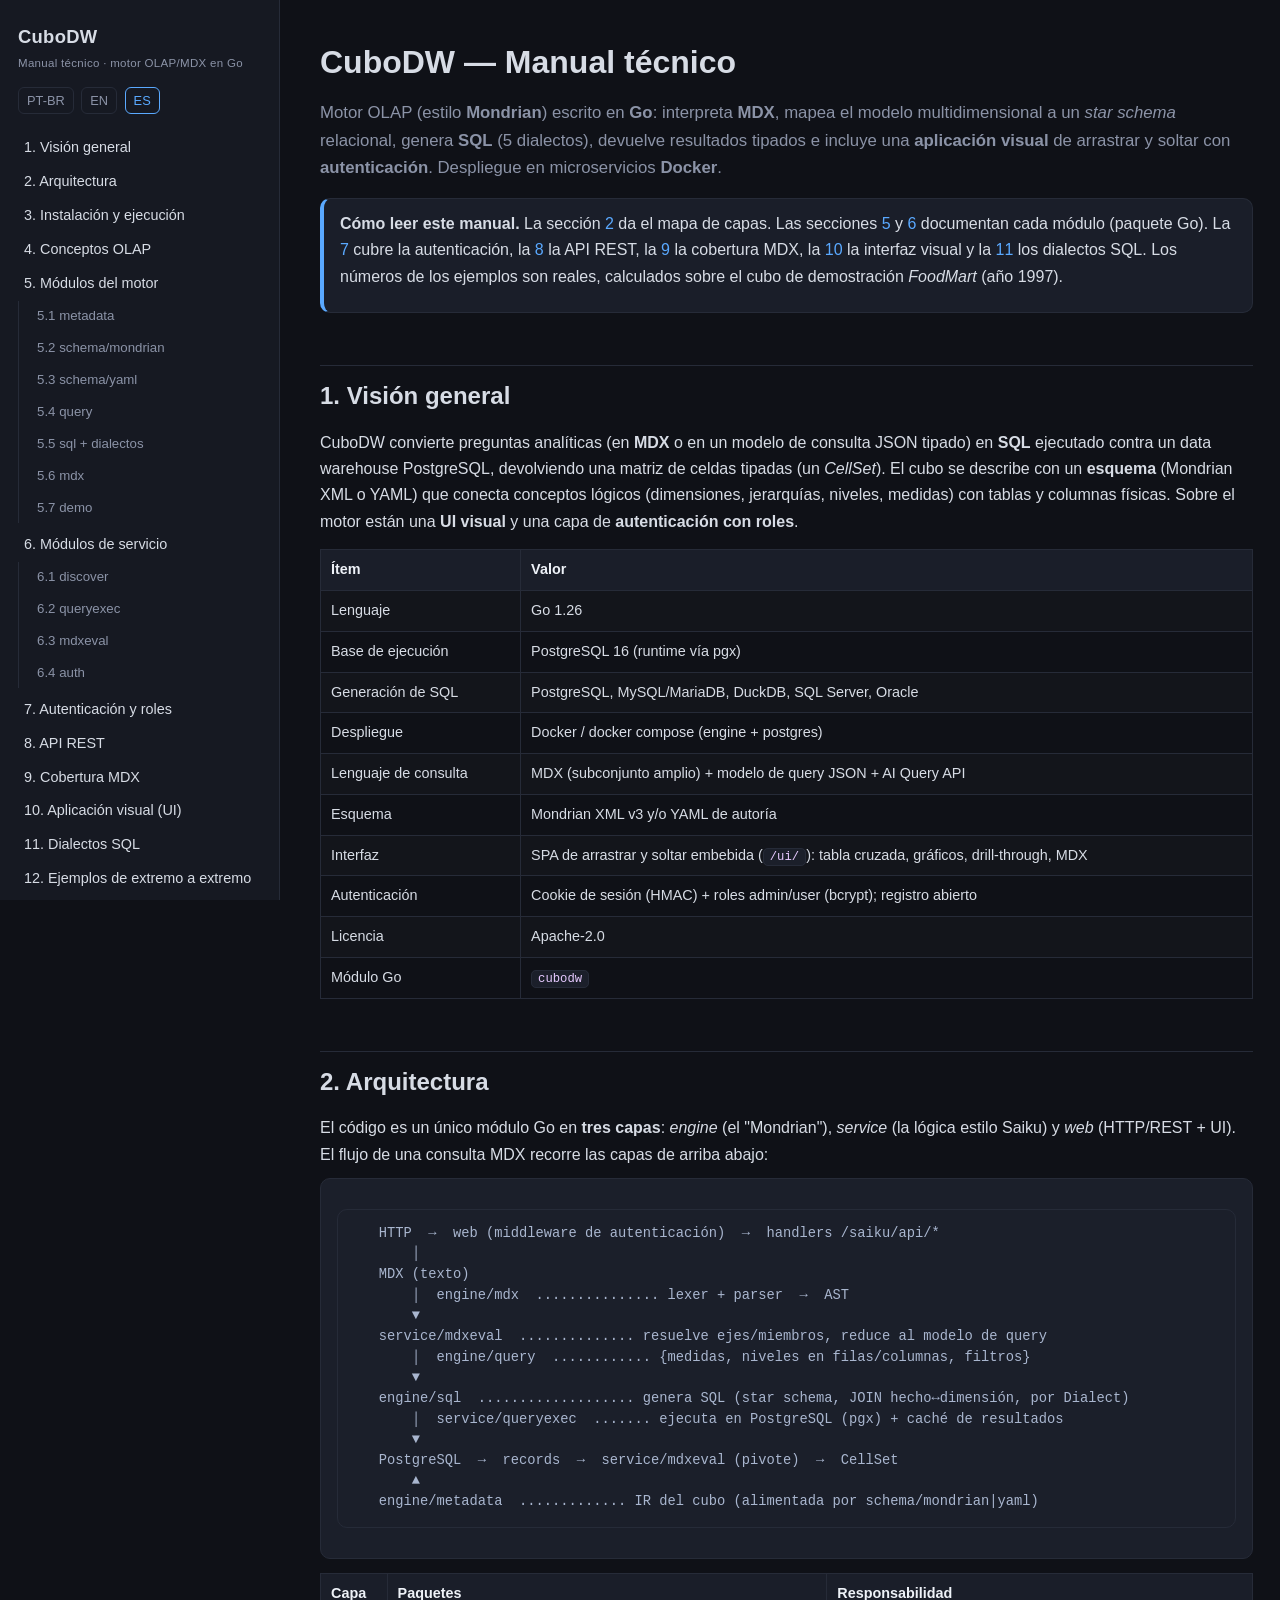
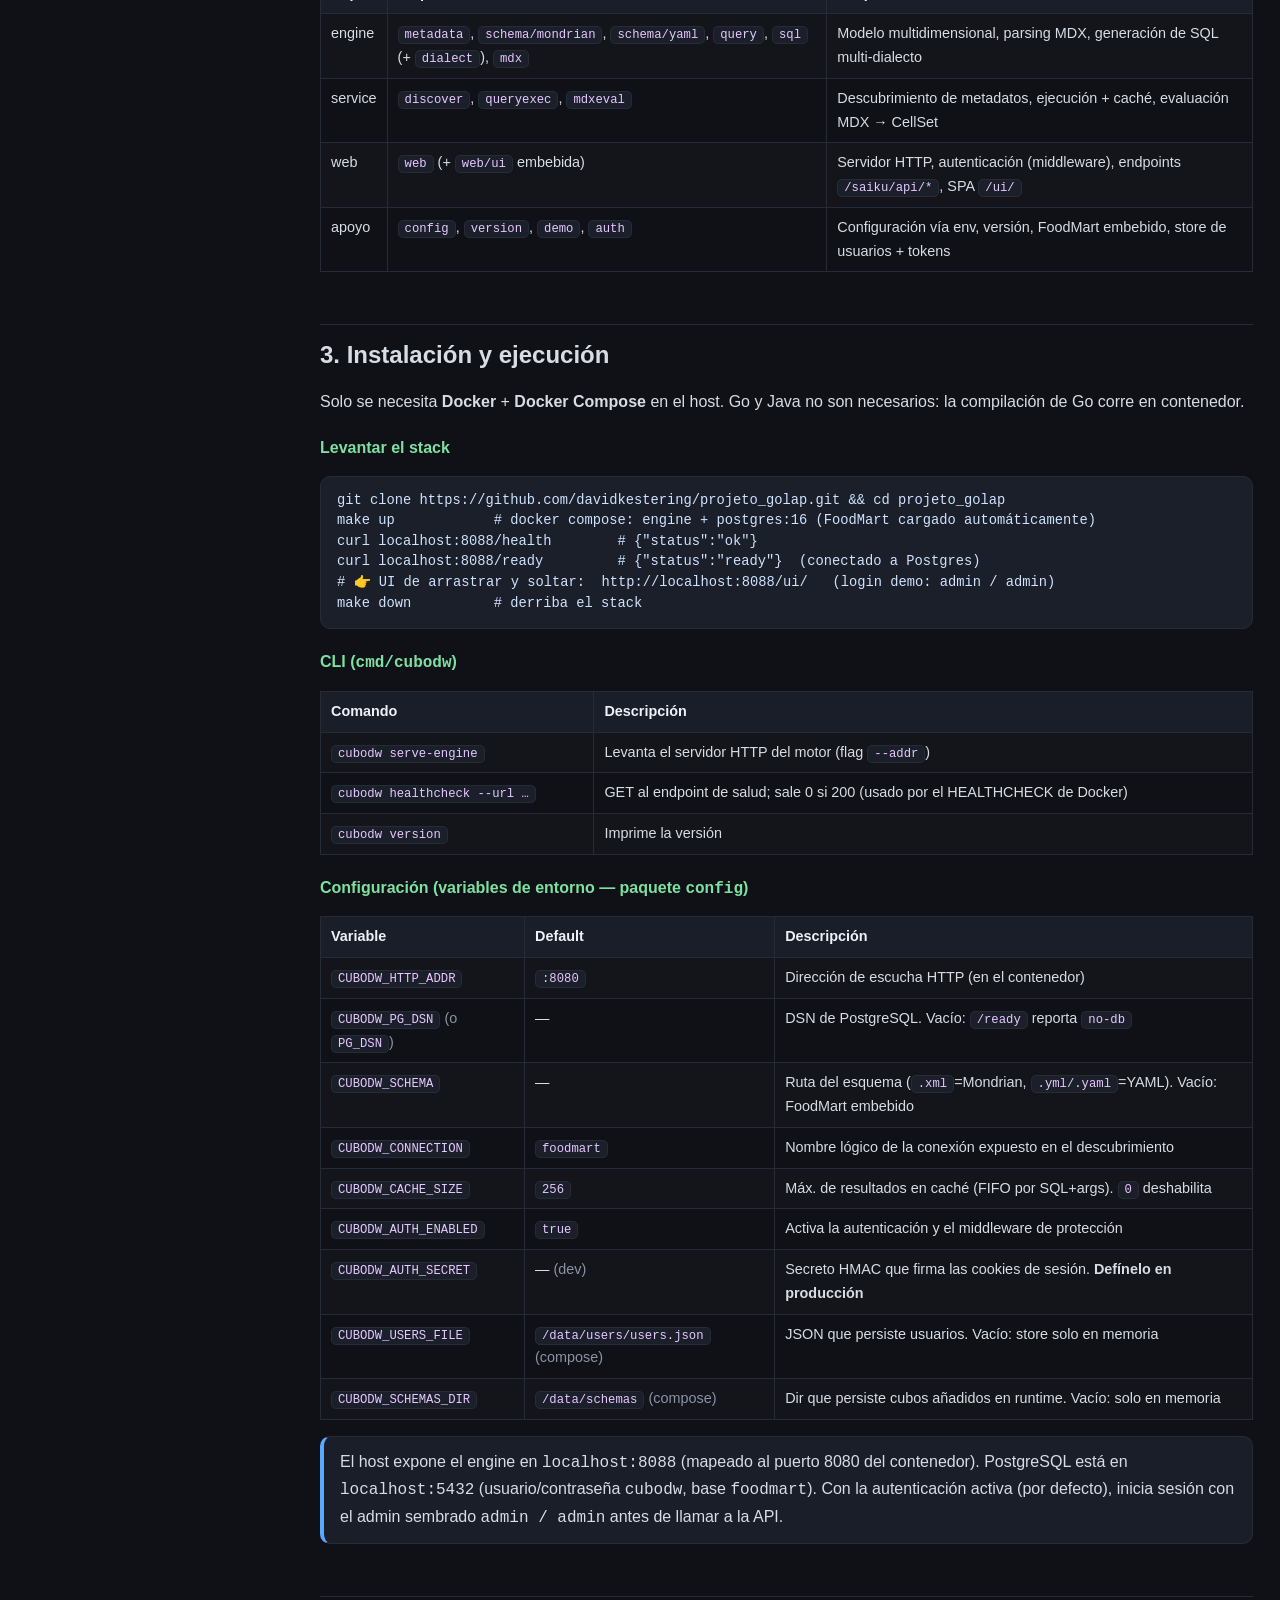
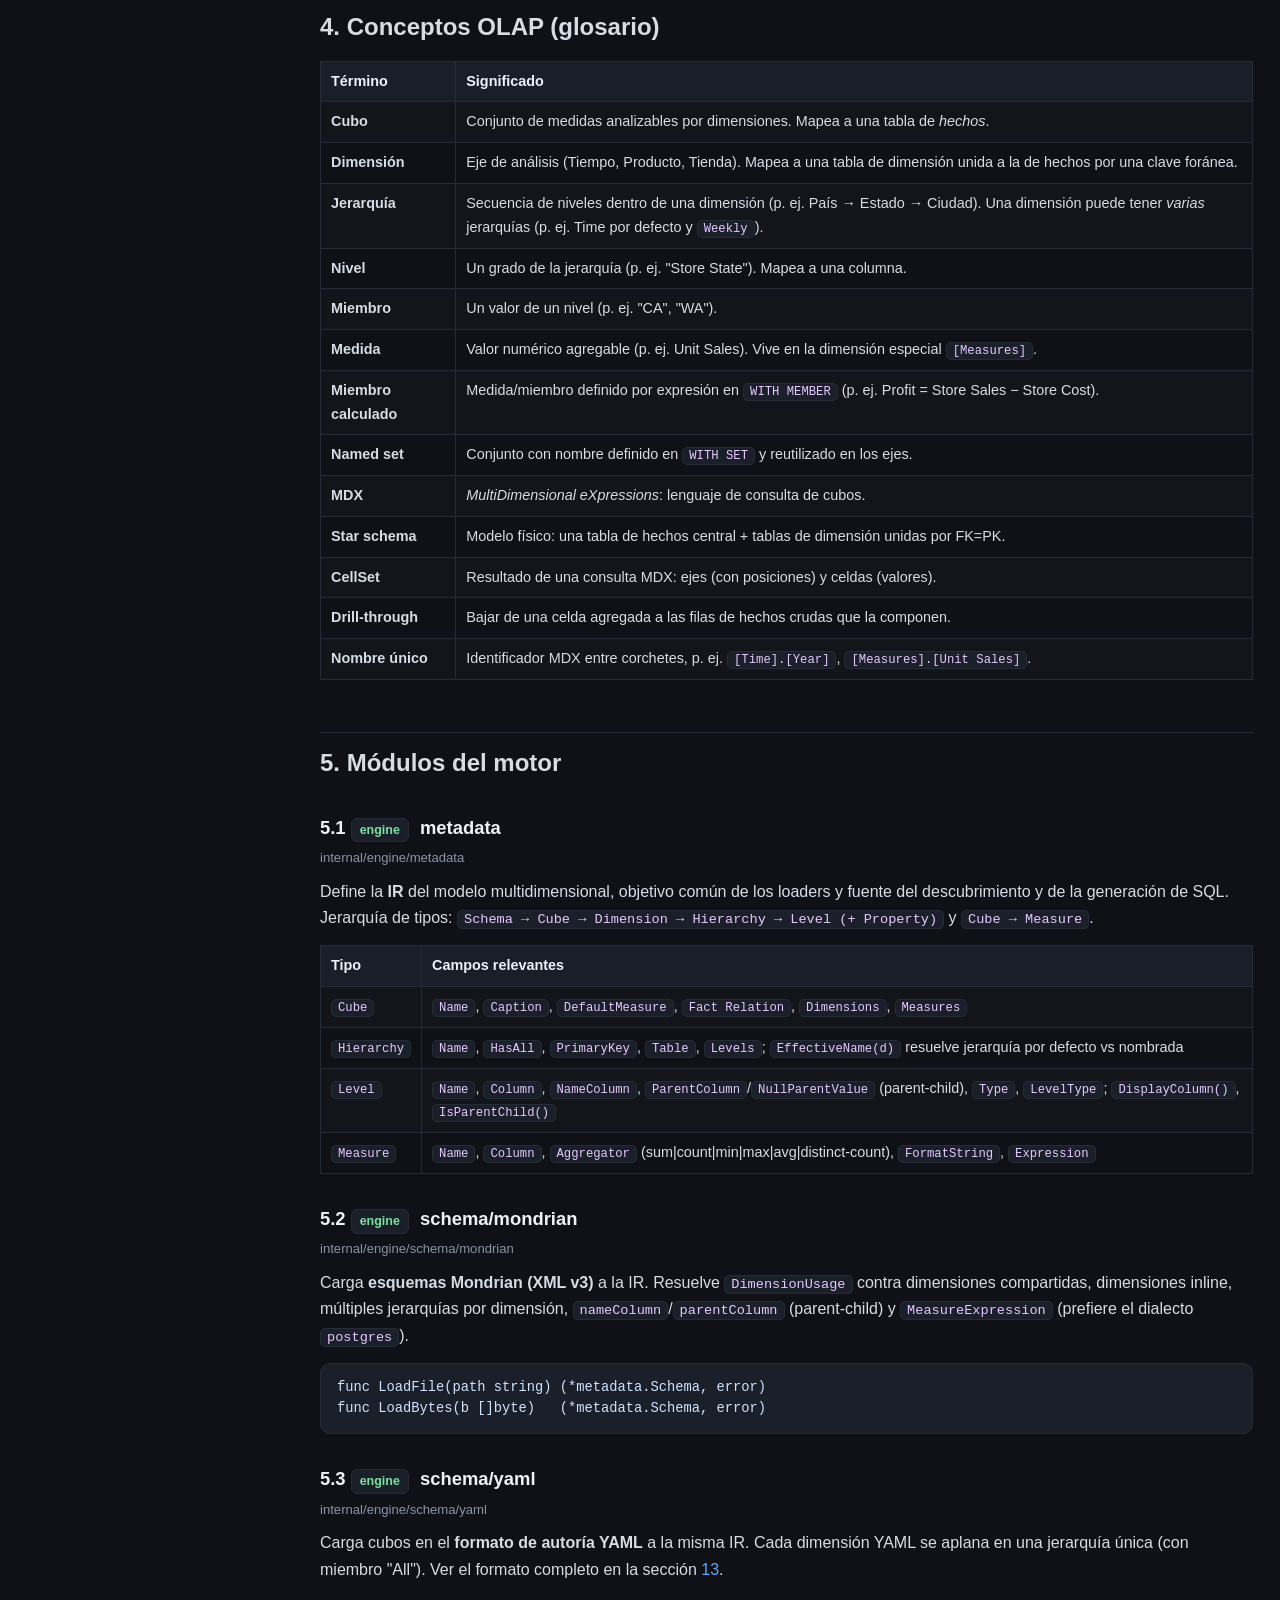
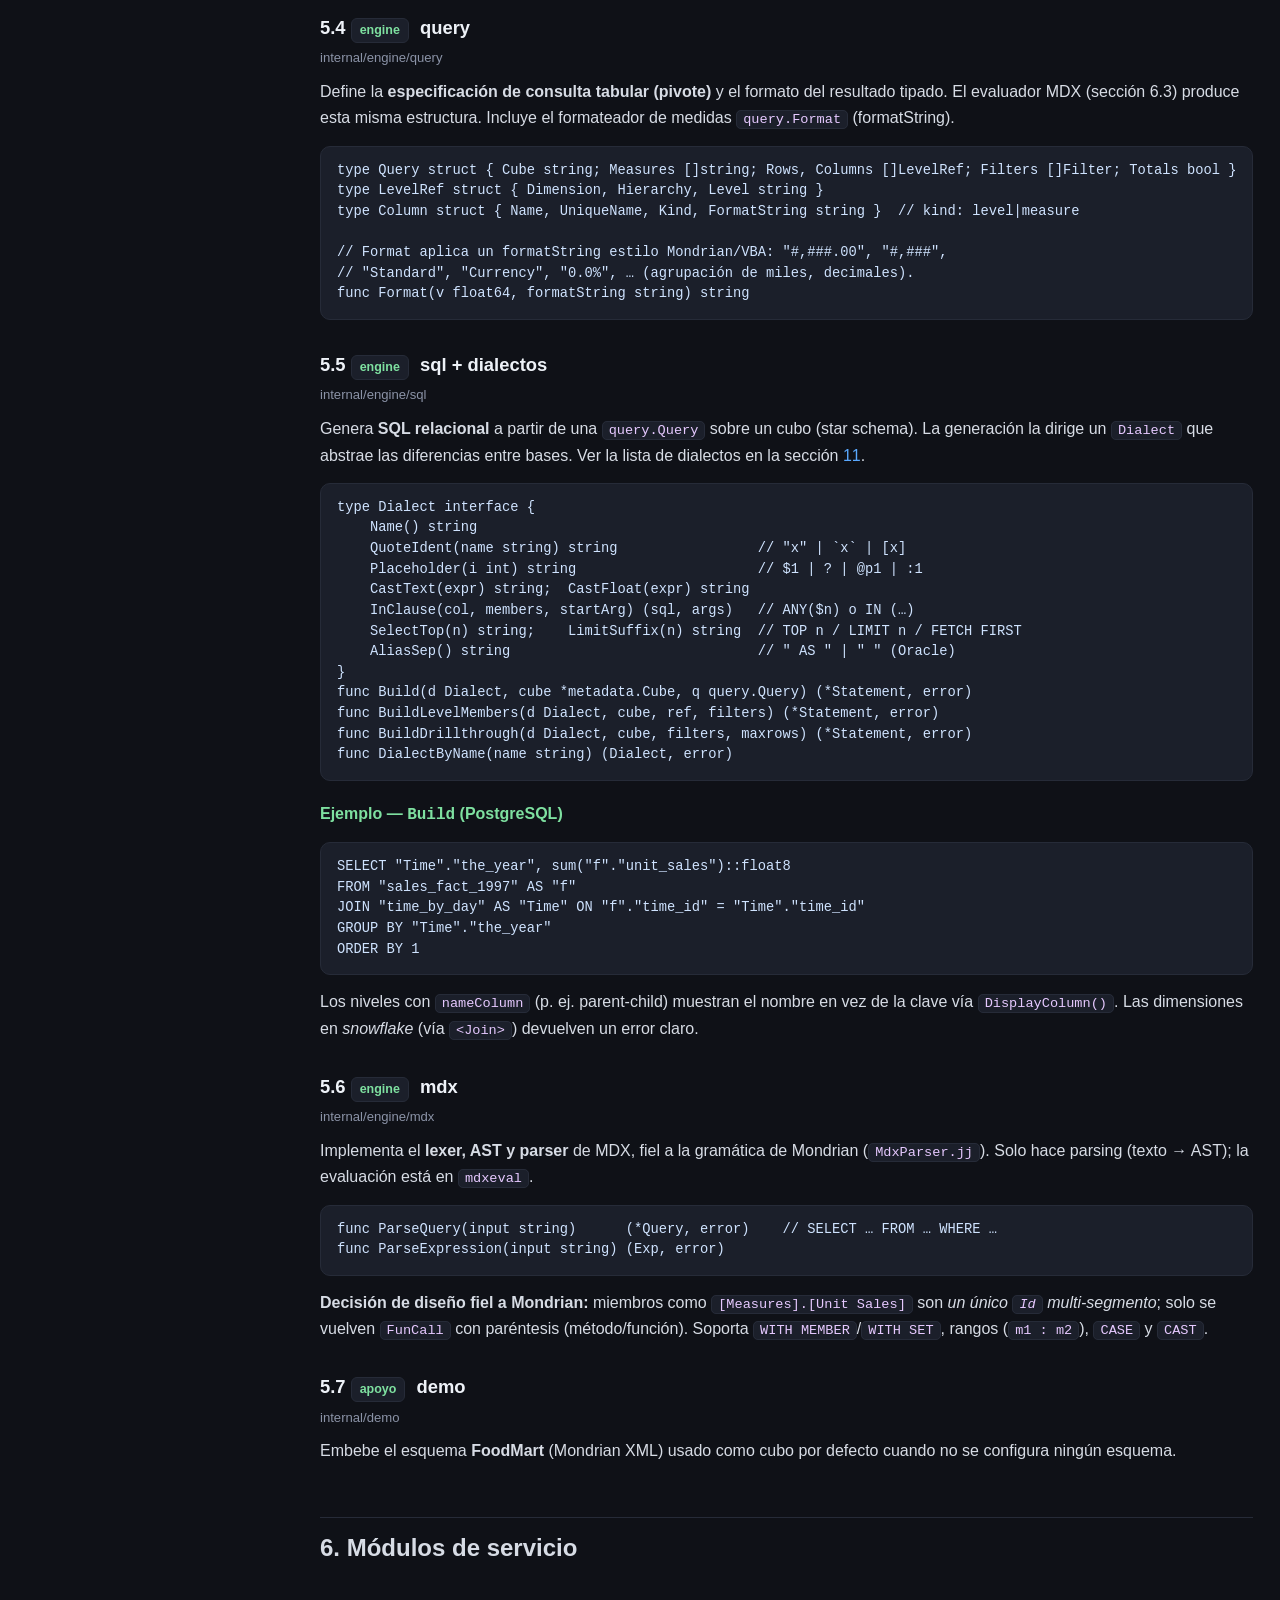
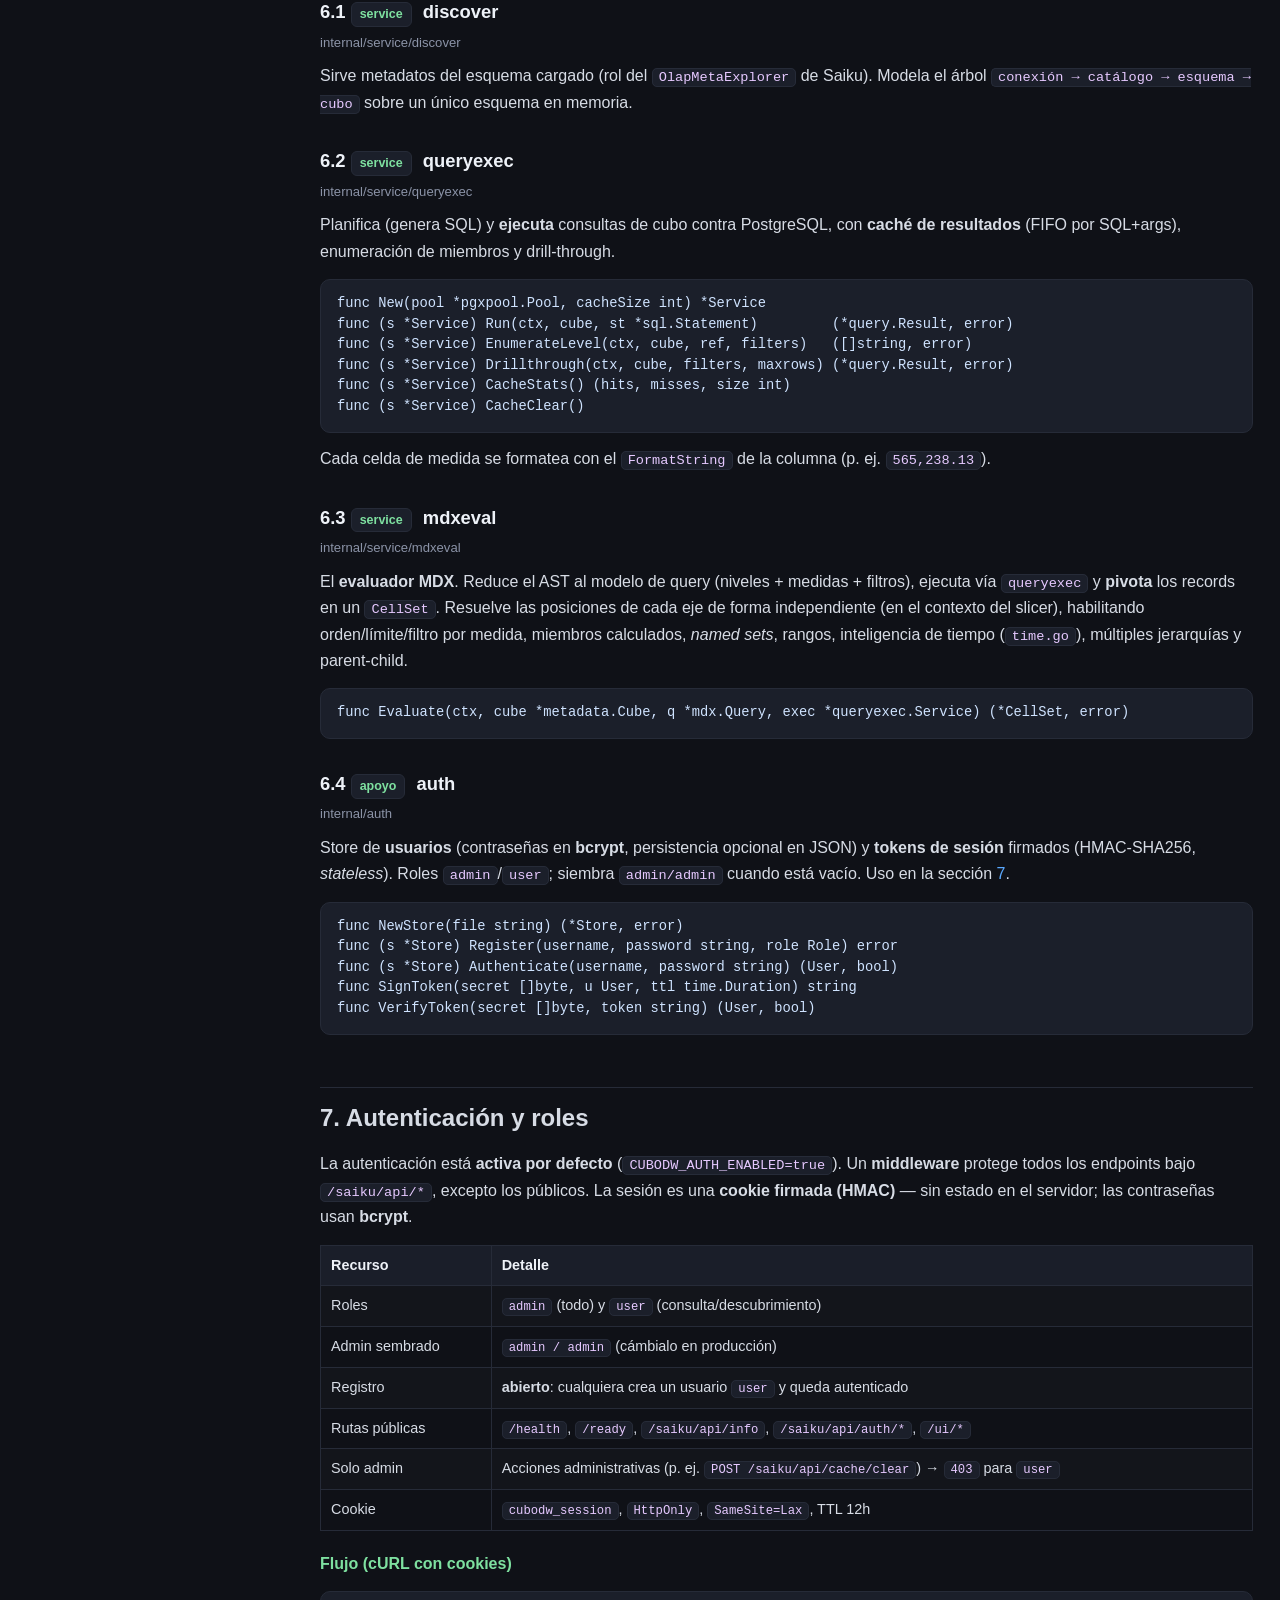
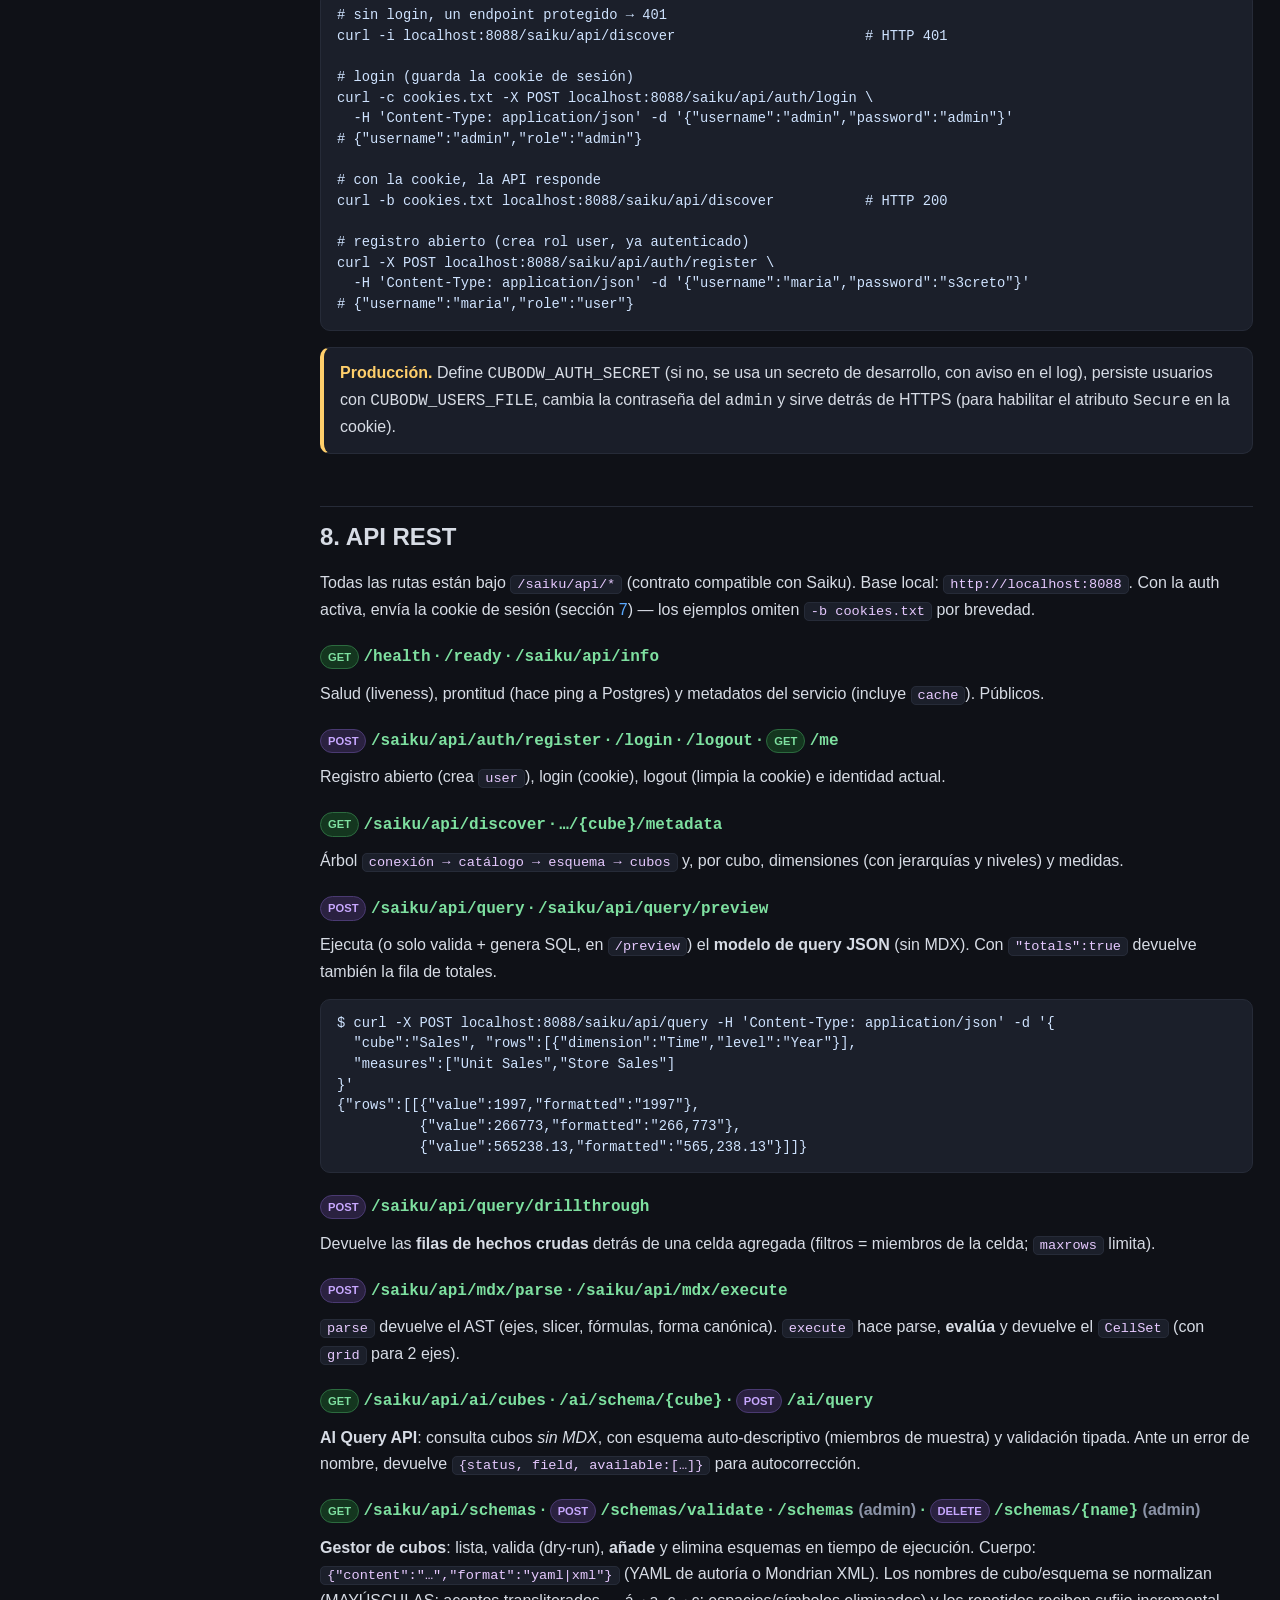
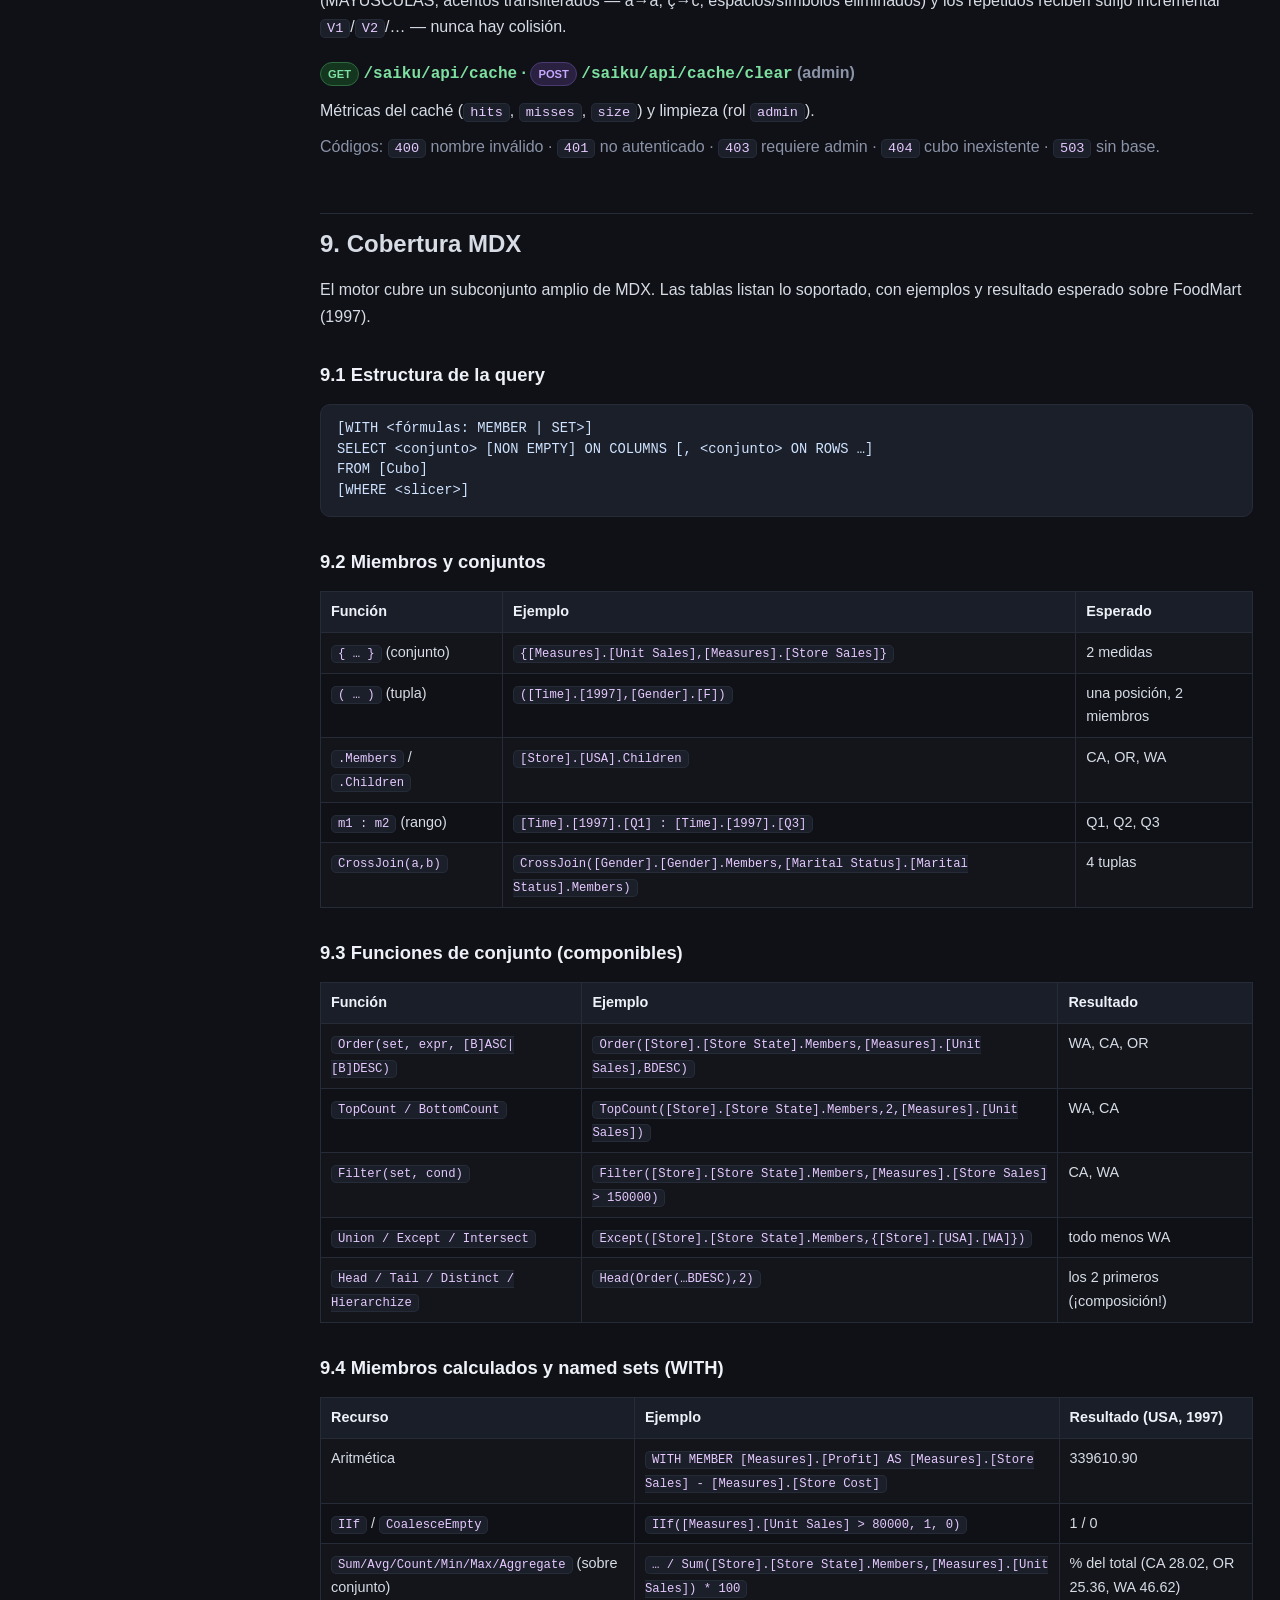
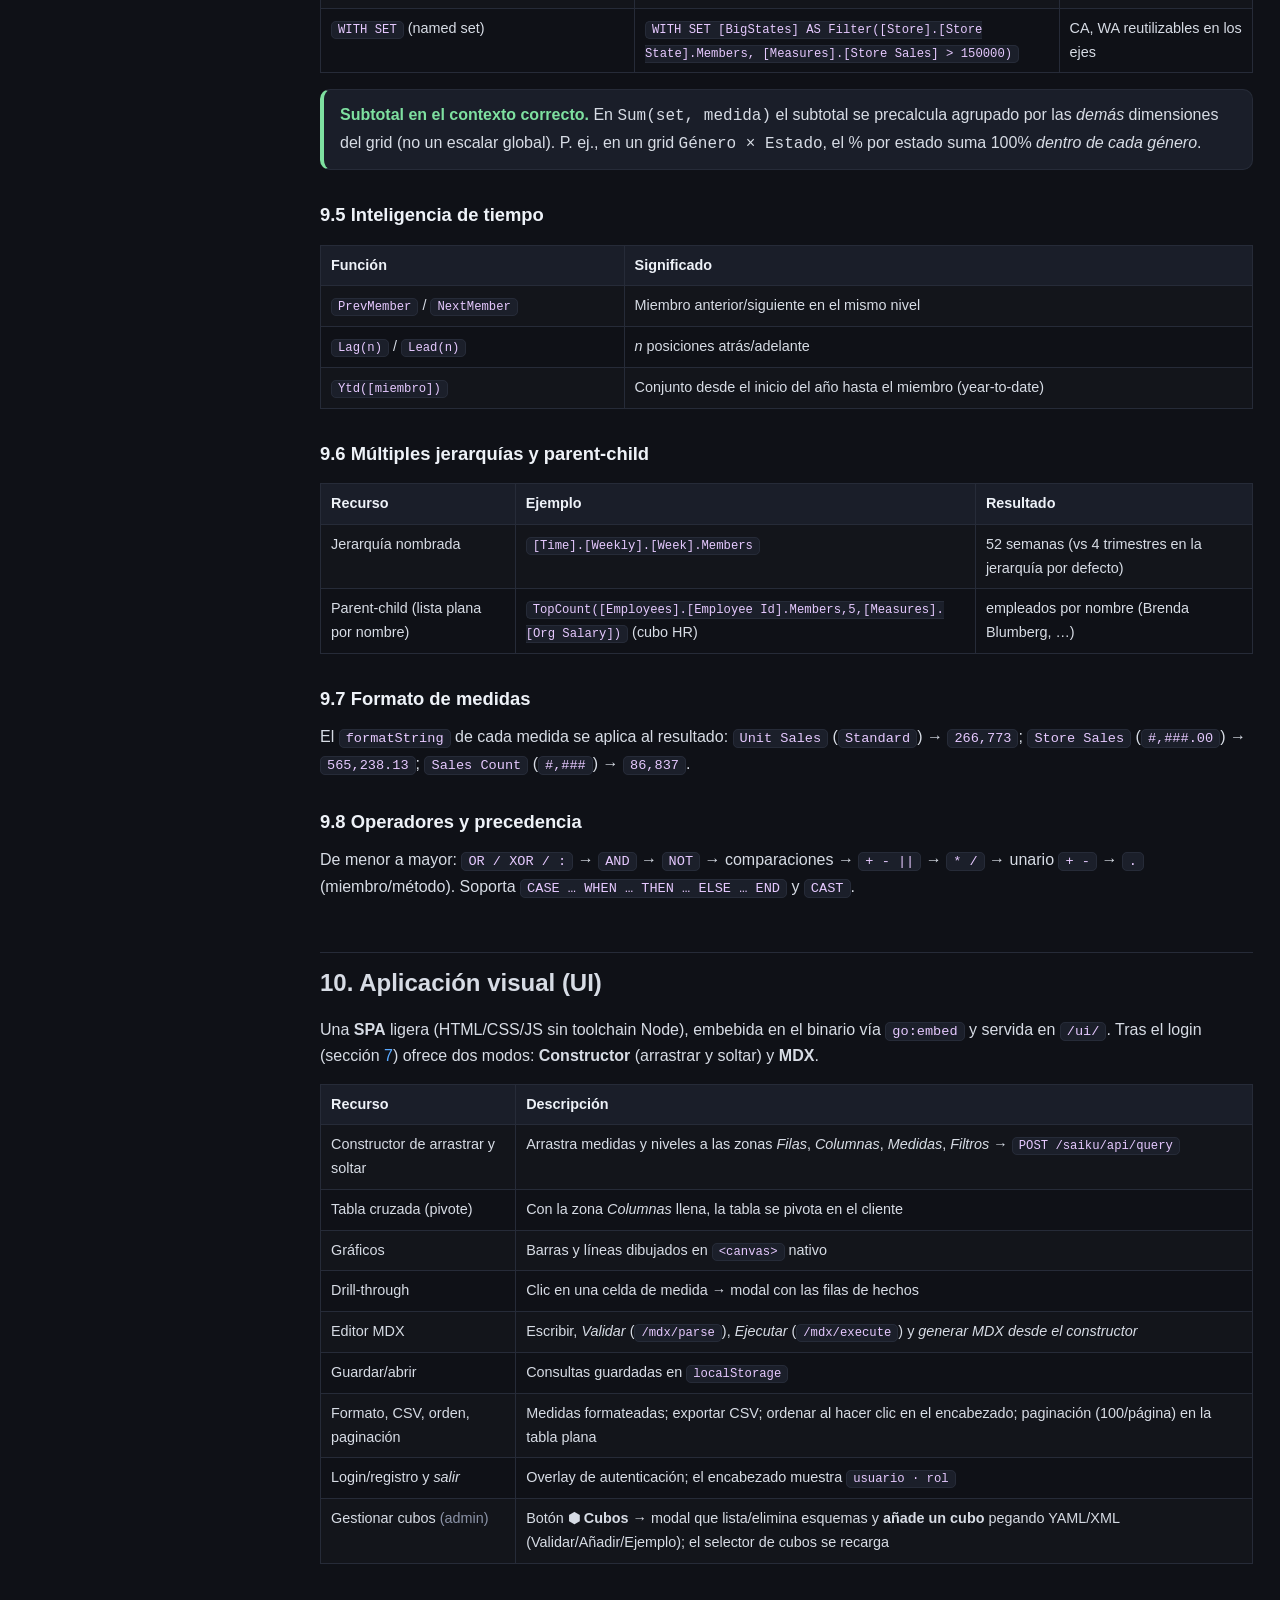
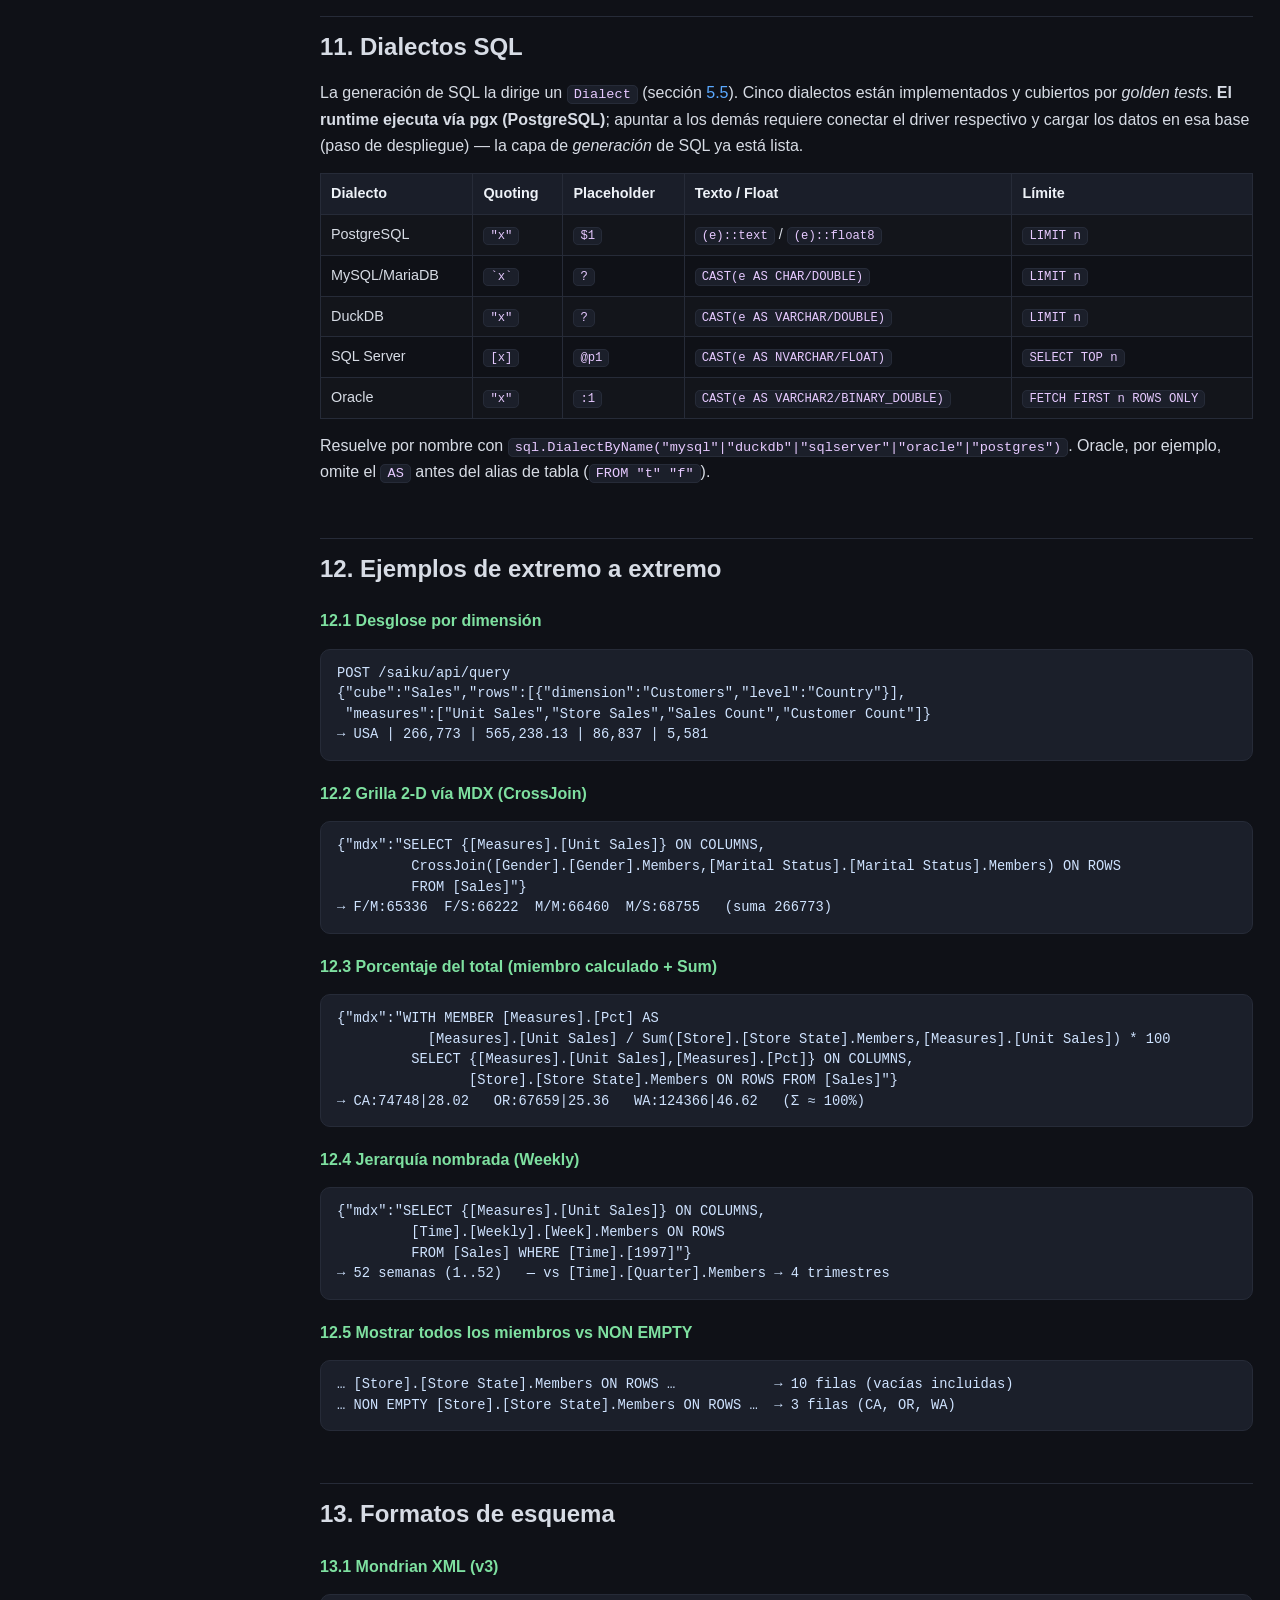
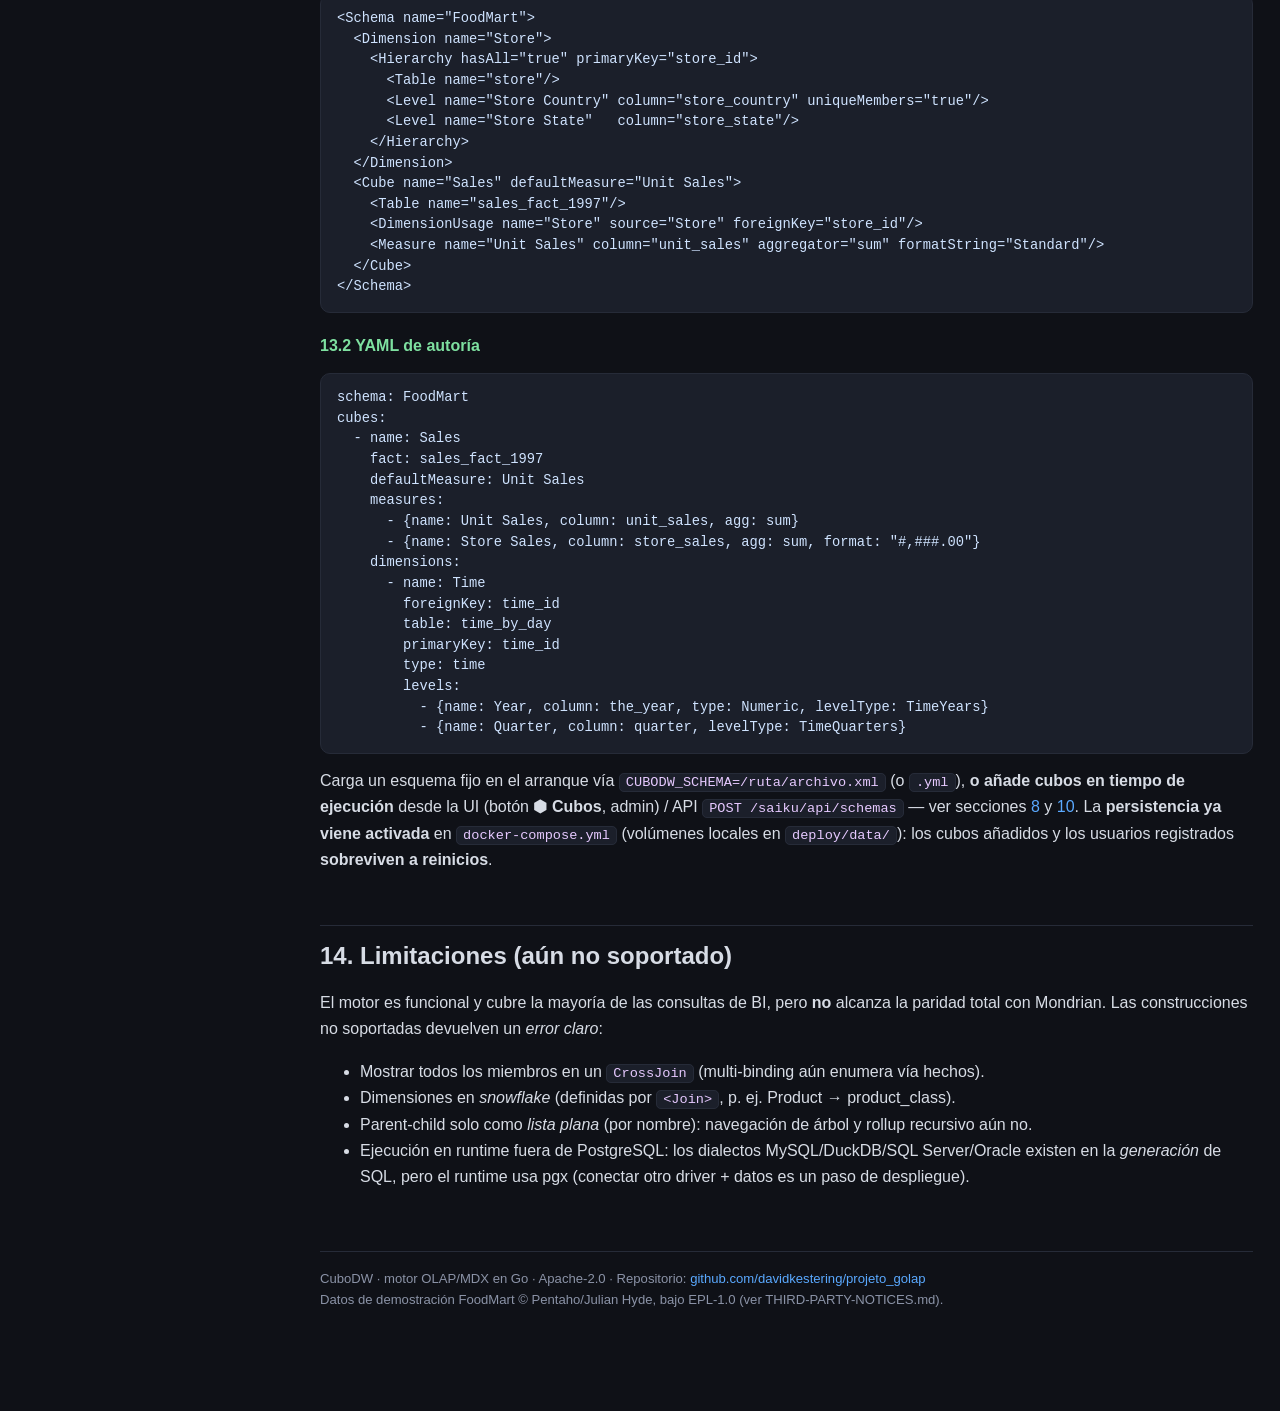
<file: DOCS/manual.es.html>
<!DOCTYPE html>
<html lang="es">
<head>
<meta charset="utf-8">
<meta name="viewport" content="width=device-width, initial-scale=1">
<title>CuboDW — Manual técnico (ES)</title>
<link rel="stylesheet" href="styles.css">
</head>
<body>
<div class="layout">
<nav class="sidebar">
  <div class="brand">CuboDW <small>Manual técnico · motor OLAP/MDX en Go</small></div>
  <div class="langs">
    <a href="manual.pt-br.html">PT-BR</a>
    <a href="manual.en.html">EN</a>
    <a class="active" href="manual.es.html">ES</a>
  </div>
  <ol>
    <li><a href="#vision">1. Visión general</a></li>
    <li><a href="#arquitectura">2. Arquitectura</a></li>
    <li><a href="#ejecucion">3. Instalación y ejecución</a></li>
    <li><a href="#conceptos">4. Conceptos OLAP</a></li>
    <li><a href="#modulos">5. Módulos del motor</a>
      <ol>
        <li><a href="#m-metadata">5.1 metadata</a></li>
        <li><a href="#m-mondrian">5.2 schema/mondrian</a></li>
        <li><a href="#m-yaml">5.3 schema/yaml</a></li>
        <li><a href="#m-query">5.4 query</a></li>
        <li><a href="#m-sql">5.5 sql + dialectos</a></li>
        <li><a href="#m-mdx">5.6 mdx</a></li>
        <li><a href="#m-demo">5.7 demo</a></li>
      </ol>
    </li>
    <li><a href="#servicios">6. Módulos de servicio</a>
      <ol>
        <li><a href="#s-discover">6.1 discover</a></li>
        <li><a href="#s-queryexec">6.2 queryexec</a></li>
        <li><a href="#s-mdxeval">6.3 mdxeval</a></li>
        <li><a href="#s-auth">6.4 auth</a></li>
      </ol>
    </li>
    <li><a href="#auth">7. Autenticación y roles</a></li>
    <li><a href="#api">8. API REST</a></li>
    <li><a href="#mdx">9. Cobertura MDX</a></li>
    <li><a href="#ui">10. Aplicación visual (UI)</a></li>
    <li><a href="#dialectos">11. Dialectos SQL</a></li>
    <li><a href="#ejemplos">12. Ejemplos de extremo a extremo</a></li>
    <li><a href="#schemas">13. Formatos de esquema</a></li>
    <li><a href="#limitaciones">14. Limitaciones</a></li>
  </ol>
</nav>
<main><div class="inner">

<h1>CuboDW — Manual técnico</h1>
<p class="lead">Motor OLAP (estilo <strong>Mondrian</strong>) escrito en <strong>Go</strong>: interpreta <strong>MDX</strong>, mapea el modelo multidimensional a un <em>star schema</em> relacional, genera <strong>SQL</strong> (5 dialectos), devuelve resultados tipados e incluye una <strong>aplicación visual</strong> de arrastrar y soltar con <strong>autenticación</strong>. Despliegue en microservicios <strong>Docker</strong>.</p>

<div class="note"><strong>Cómo leer este manual.</strong> La sección <a href="#arquitectura">2</a> da el mapa de capas. Las secciones <a href="#modulos">5</a> y <a href="#servicios">6</a> documentan cada módulo (paquete Go). La <a href="#auth">7</a> cubre la autenticación, la <a href="#api">8</a> la API REST, la <a href="#mdx">9</a> la cobertura MDX, la <a href="#ui">10</a> la interfaz visual y la <a href="#dialectos">11</a> los dialectos SQL. Los números de los ejemplos son reales, calculados sobre el cubo de demostración <em>FoodMart</em> (año 1997).</p></div>

<!-- ========================================================= -->
<h2 id="vision">1. Visión general</h2>
<p>CuboDW convierte preguntas analíticas (en <strong>MDX</strong> o en un modelo de consulta JSON tipado) en <strong>SQL</strong> ejecutado contra un data warehouse PostgreSQL, devolviendo una matriz de celdas tipadas (un <em>CellSet</em>). El cubo se describe con un <strong>esquema</strong> (Mondrian XML o YAML) que conecta conceptos lógicos (dimensiones, jerarquías, niveles, medidas) con tablas y columnas físicas. Sobre el motor están una <strong>UI visual</strong> y una capa de <strong>autenticación con roles</strong>.</p>
<table>
  <tr><th>Ítem</th><th>Valor</th></tr>
  <tr><td>Lenguaje</td><td>Go 1.26</td></tr>
  <tr><td>Base de ejecución</td><td>PostgreSQL 16 (runtime vía pgx)</td></tr>
  <tr><td>Generación de SQL</td><td>PostgreSQL, MySQL/MariaDB, DuckDB, SQL Server, Oracle</td></tr>
  <tr><td>Despliegue</td><td>Docker / docker compose (engine + postgres)</td></tr>
  <tr><td>Lenguaje de consulta</td><td>MDX (subconjunto amplio) + modelo de query JSON + AI Query API</td></tr>
  <tr><td>Esquema</td><td>Mondrian XML v3 y/o YAML de autoría</td></tr>
  <tr><td>Interfaz</td><td>SPA de arrastrar y soltar embebida (<code>/ui/</code>): tabla cruzada, gráficos, drill-through, MDX</td></tr>
  <tr><td>Autenticación</td><td>Cookie de sesión (HMAC) + roles admin/user (bcrypt); registro abierto</td></tr>
  <tr><td>Licencia</td><td>Apache-2.0</td></tr>
  <tr><td>Módulo Go</td><td><code>cubodw</code></td></tr>
</table>

<!-- ========================================================= -->
<h2 id="arquitectura">2. Arquitectura</h2>
<p>El código es un único módulo Go en <strong>tres capas</strong>: <em>engine</em> (el "Mondrian"), <em>service</em> (la lógica estilo Saiku) y <em>web</em> (HTTP/REST + UI). El flujo de una consulta MDX recorre las capas de arriba abajo:</p>
<div class="diagram"><pre>
   HTTP  →  web (middleware de autenticación)  →  handlers /saiku/api/*
       │
   MDX (texto)
       │  engine/mdx  ............... lexer + parser  →  AST
       ▼
   service/mdxeval  .............. resuelve ejes/miembros, reduce al modelo de query
       │  engine/query  ............ {medidas, niveles en filas/columnas, filtros}
       ▼
   engine/sql  ................... genera SQL (star schema, JOIN hecho↔dimensión, por Dialect)
       │  service/queryexec  ....... ejecuta en PostgreSQL (pgx) + caché de resultados
       ▼
   PostgreSQL  →  records  →  service/mdxeval (pivote)  →  CellSet
       ▲
   engine/metadata  ............. IR del cubo (alimentada por schema/mondrian|yaml)
</pre></div>
<table>
  <tr><th>Capa</th><th>Paquetes</th><th>Responsabilidad</th></tr>
  <tr><td>engine</td><td><code>metadata</code>, <code>schema/mondrian</code>, <code>schema/yaml</code>, <code>query</code>, <code>sql</code> (+ <code>dialect</code>), <code>mdx</code></td><td>Modelo multidimensional, parsing MDX, generación de SQL multi-dialecto</td></tr>
  <tr><td>service</td><td><code>discover</code>, <code>queryexec</code>, <code>mdxeval</code></td><td>Descubrimiento de metadatos, ejecución + caché, evaluación MDX → CellSet</td></tr>
  <tr><td>web</td><td><code>web</code> (+ <code>web/ui</code> embebida)</td><td>Servidor HTTP, autenticación (middleware), endpoints <code>/saiku/api/*</code>, SPA <code>/ui/</code></td></tr>
  <tr><td>apoyo</td><td><code>config</code>, <code>version</code>, <code>demo</code>, <code>auth</code></td><td>Configuración vía env, versión, FoodMart embebido, store de usuarios + tokens</td></tr>
</table>

<!-- ========================================================= -->
<h2 id="ejecucion">3. Instalación y ejecución</h2>
<p>Solo se necesita <strong>Docker</strong> + <strong>Docker Compose</strong> en el host. Go y Java no son necesarios: la compilación de Go corre en contenedor.</p>
<h4>Levantar el stack</h4>
<pre><code>git clone https://github.com/davidkestering/projeto_golap.git &amp;&amp; cd projeto_golap
make up            # docker compose: engine + postgres:16 (FoodMart cargado automáticamente)
curl localhost:8088/health        # {"status":"ok"}
curl localhost:8088/ready         # {"status":"ready"}  (conectado a Postgres)
# 👉 UI de arrastrar y soltar:  http://localhost:8088/ui/   (login demo: admin / admin)
make down          # derriba el stack</code></pre>
<h4>CLI (<code>cmd/cubodw</code>)</h4>
<table>
  <tr><th>Comando</th><th>Descripción</th></tr>
  <tr><td><code>cubodw serve-engine</code></td><td>Levanta el servidor HTTP del motor (flag <code>--addr</code>)</td></tr>
  <tr><td><code>cubodw healthcheck --url …</code></td><td>GET al endpoint de salud; sale 0 si 200 (usado por el HEALTHCHECK de Docker)</td></tr>
  <tr><td><code>cubodw version</code></td><td>Imprime la versión</td></tr>
</table>
<h4>Configuración (variables de entorno — paquete <code>config</code>)</h4>
<table>
  <tr><th>Variable</th><th>Default</th><th>Descripción</th></tr>
  <tr><td><code>CUBODW_HTTP_ADDR</code></td><td><code>:8080</code></td><td>Dirección de escucha HTTP (en el contenedor)</td></tr>
  <tr><td><code>CUBODW_PG_DSN</code> <span class="muted">(o <code>PG_DSN</code>)</span></td><td>—</td><td>DSN de PostgreSQL. Vacío: <code>/ready</code> reporta <code>no-db</code></td></tr>
  <tr><td><code>CUBODW_SCHEMA</code></td><td>—</td><td>Ruta del esquema (<code>.xml</code>=Mondrian, <code>.yml/.yaml</code>=YAML). Vacío: FoodMart embebido</td></tr>
  <tr><td><code>CUBODW_CONNECTION</code></td><td><code>foodmart</code></td><td>Nombre lógico de la conexión expuesto en el descubrimiento</td></tr>
  <tr><td><code>CUBODW_CACHE_SIZE</code></td><td><code>256</code></td><td>Máx. de resultados en caché (FIFO por SQL+args). <code>0</code> deshabilita</td></tr>
  <tr><td><code>CUBODW_AUTH_ENABLED</code></td><td><code>true</code></td><td>Activa la autenticación y el middleware de protección</td></tr>
  <tr><td><code>CUBODW_AUTH_SECRET</code></td><td>— <span class="muted">(dev)</span></td><td>Secreto HMAC que firma las cookies de sesión. <strong>Defínelo en producción</strong></td></tr>
  <tr><td><code>CUBODW_USERS_FILE</code></td><td><code>/data/users/users.json</code> <span class="muted">(compose)</span></td><td>JSON que persiste usuarios. Vacío: store solo en memoria</td></tr>
  <tr><td><code>CUBODW_SCHEMAS_DIR</code></td><td><code>/data/schemas</code> <span class="muted">(compose)</span></td><td>Dir que persiste cubos añadidos en runtime. Vacío: solo en memoria</td></tr>
</table>
<div class="note">El host expone el engine en <code>localhost:8088</code> (mapeado al puerto 8080 del contenedor). PostgreSQL está en <code>localhost:5432</code> (usuario/contraseña <code>cubodw</code>, base <code>foodmart</code>). Con la autenticación activa (por defecto), inicia sesión con el admin sembrado <code>admin / admin</code> antes de llamar a la API.</div>

<!-- ========================================================= -->
<h2 id="conceptos">4. Conceptos OLAP (glosario)</h2>
<table>
  <tr><th>Término</th><th>Significado</th></tr>
  <tr><td><strong>Cubo</strong></td><td>Conjunto de medidas analizables por dimensiones. Mapea a una tabla de <em>hechos</em>.</td></tr>
  <tr><td><strong>Dimensión</strong></td><td>Eje de análisis (Tiempo, Producto, Tienda). Mapea a una tabla de dimensión unida a la de hechos por una clave foránea.</td></tr>
  <tr><td><strong>Jerarquía</strong></td><td>Secuencia de niveles dentro de una dimensión (p. ej. País → Estado → Ciudad). Una dimensión puede tener <em>varias</em> jerarquías (p. ej. Time por defecto y <code>Weekly</code>).</td></tr>
  <tr><td><strong>Nivel</strong></td><td>Un grado de la jerarquía (p. ej. "Store State"). Mapea a una columna.</td></tr>
  <tr><td><strong>Miembro</strong></td><td>Un valor de un nivel (p. ej. "CA", "WA").</td></tr>
  <tr><td><strong>Medida</strong></td><td>Valor numérico agregable (p. ej. Unit Sales). Vive en la dimensión especial <code>[Measures]</code>.</td></tr>
  <tr><td><strong>Miembro calculado</strong></td><td>Medida/miembro definido por expresión en <code>WITH MEMBER</code> (p. ej. Profit = Store Sales − Store Cost).</td></tr>
  <tr><td><strong>Named set</strong></td><td>Conjunto con nombre definido en <code>WITH SET</code> y reutilizado en los ejes.</td></tr>
  <tr><td><strong>MDX</strong></td><td><em>MultiDimensional eXpressions</em>: lenguaje de consulta de cubos.</td></tr>
  <tr><td><strong>Star schema</strong></td><td>Modelo físico: una tabla de hechos central + tablas de dimensión unidas por FK=PK.</td></tr>
  <tr><td><strong>CellSet</strong></td><td>Resultado de una consulta MDX: ejes (con posiciones) y celdas (valores).</td></tr>
  <tr><td><strong>Drill-through</strong></td><td>Bajar de una celda agregada a las filas de hechos crudas que la componen.</td></tr>
  <tr><td><strong>Nombre único</strong></td><td>Identificador MDX entre corchetes, p. ej. <code>[Time].[Year]</code>, <code>[Measures].[Unit Sales]</code>.</td></tr>
</table>

<!-- ========================================================= -->
<h2 id="modulos">5. Módulos del motor</h2>

<h3 id="m-metadata">5.1 <span class="pill">engine</span> metadata</h3>
<p class="modpath">internal/engine/metadata</p>
<p>Define la <strong>IR</strong> del modelo multidimensional, objetivo común de los loaders y fuente del descubrimiento y de la generación de SQL. Jerarquía de tipos: <code>Schema → Cube → Dimension → Hierarchy → Level (+ Property)</code> y <code>Cube → Measure</code>.</p>
<table>
  <tr><th>Tipo</th><th>Campos relevantes</th></tr>
  <tr><td><code>Cube</code></td><td><code>Name</code>, <code>Caption</code>, <code>DefaultMeasure</code>, <code>Fact Relation</code>, <code>Dimensions</code>, <code>Measures</code></td></tr>
  <tr><td><code>Hierarchy</code></td><td><code>Name</code>, <code>HasAll</code>, <code>PrimaryKey</code>, <code>Table</code>, <code>Levels</code>; <code>EffectiveName(d)</code> resuelve jerarquía por defecto vs nombrada</td></tr>
  <tr><td><code>Level</code></td><td><code>Name</code>, <code>Column</code>, <code>NameColumn</code>, <code>ParentColumn</code>/<code>NullParentValue</code> (parent-child), <code>Type</code>, <code>LevelType</code>; <code>DisplayColumn()</code>, <code>IsParentChild()</code></td></tr>
  <tr><td><code>Measure</code></td><td><code>Name</code>, <code>Column</code>, <code>Aggregator</code> (sum|count|min|max|avg|distinct-count), <code>FormatString</code>, <code>Expression</code></td></tr>
</table>

<h3 id="m-mondrian">5.2 <span class="pill">engine</span> schema/mondrian</h3>
<p class="modpath">internal/engine/schema/mondrian</p>
<p>Carga <strong>esquemas Mondrian (XML v3)</strong> a la IR. Resuelve <code>DimensionUsage</code> contra dimensiones compartidas, dimensiones inline, múltiples jerarquías por dimensión, <code>nameColumn</code>/<code>parentColumn</code> (parent-child) y <code>MeasureExpression</code> (prefiere el dialecto <code>postgres</code>).</p>
<pre><code>func LoadFile(path string) (*metadata.Schema, error)
func LoadBytes(b []byte)   (*metadata.Schema, error)</code></pre>

<h3 id="m-yaml">5.3 <span class="pill">engine</span> schema/yaml</h3>
<p class="modpath">internal/engine/schema/yaml</p>
<p>Carga cubos en el <strong>formato de autoría YAML</strong> a la misma IR. Cada dimensión YAML se aplana en una jerarquía única (con miembro "All"). Ver el formato completo en la sección <a href="#schemas">13</a>.</p>

<h3 id="m-query">5.4 <span class="pill">engine</span> query</h3>
<p class="modpath">internal/engine/query</p>
<p>Define la <strong>especificación de consulta tabular (pivote)</strong> y el formato del resultado tipado. El evaluador MDX (sección 6.3) produce esta misma estructura. Incluye el formateador de medidas <code>query.Format</code> (formatString).</p>
<pre><code>type Query struct { Cube string; Measures []string; Rows, Columns []LevelRef; Filters []Filter; Totals bool }
type LevelRef struct { Dimension, Hierarchy, Level string }
type Column struct { Name, UniqueName, Kind, FormatString string }  // kind: level|measure

// Format aplica un formatString estilo Mondrian/VBA: "#,###.00", "#,###",
// "Standard", "Currency", "0.0%", … (agrupación de miles, decimales).
func Format(v float64, formatString string) string</code></pre>

<h3 id="m-sql">5.5 <span class="pill">engine</span> sql + dialectos</h3>
<p class="modpath">internal/engine/sql</p>
<p>Genera <strong>SQL relacional</strong> a partir de una <code>query.Query</code> sobre un cubo (star schema). La generación la dirige un <code>Dialect</code> que abstrae las diferencias entre bases. Ver la lista de dialectos en la sección <a href="#dialectos">11</a>.</p>
<pre><code>type Dialect interface {
    Name() string
    QuoteIdent(name string) string                 // "x" | `x` | [x]
    Placeholder(i int) string                      // $1 | ? | @p1 | :1
    CastText(expr) string;  CastFloat(expr) string
    InClause(col, members, startArg) (sql, args)   // ANY($n) o IN (…)
    SelectTop(n) string;    LimitSuffix(n) string  // TOP n / LIMIT n / FETCH FIRST
    AliasSep() string                              // " AS " | " " (Oracle)
}
func Build(d Dialect, cube *metadata.Cube, q query.Query) (*Statement, error)
func BuildLevelMembers(d Dialect, cube, ref, filters) (*Statement, error)
func BuildDrillthrough(d Dialect, cube, filters, maxrows) (*Statement, error)
func DialectByName(name string) (Dialect, error)</code></pre>
<h4>Ejemplo — <code>Build</code> (PostgreSQL)</h4>
<pre><code>SELECT "Time"."the_year", sum("f"."unit_sales")::float8
FROM "sales_fact_1997" AS "f"
JOIN "time_by_day" AS "Time" ON "f"."time_id" = "Time"."time_id"
GROUP BY "Time"."the_year"
ORDER BY 1</code></pre>
<p>Los niveles con <code>nameColumn</code> (p. ej. parent-child) muestran el nombre en vez de la clave vía <code>DisplayColumn()</code>. Las dimensiones en <em>snowflake</em> (vía <code>&lt;Join&gt;</code>) devuelven un error claro.</p>

<h3 id="m-mdx">5.6 <span class="pill">engine</span> mdx</h3>
<p class="modpath">internal/engine/mdx</p>
<p>Implementa el <strong>lexer, AST y parser</strong> de MDX, fiel a la gramática de Mondrian (<code>MdxParser.jj</code>). Solo hace parsing (texto → AST); la evaluación está en <code>mdxeval</code>.</p>
<pre><code>func ParseQuery(input string)      (*Query, error)    // SELECT … FROM … WHERE …
func ParseExpression(input string) (Exp, error)</code></pre>
<p><strong>Decisión de diseño fiel a Mondrian:</strong> miembros como <code>[Measures].[Unit Sales]</code> son <em>un único <code>Id</code> multi-segmento</em>; solo se vuelven <code>FunCall</code> con paréntesis (método/función). Soporta <code>WITH MEMBER</code>/<code>WITH SET</code>, rangos (<code>m1 : m2</code>), <code>CASE</code> y <code>CAST</code>.</p>

<h3 id="m-demo">5.7 <span class="pill">apoyo</span> demo</h3>
<p class="modpath">internal/demo</p>
<p>Embebe el esquema <strong>FoodMart</strong> (Mondrian XML) usado como cubo por defecto cuando no se configura ningún esquema.</p>

<!-- ========================================================= -->
<h2 id="servicios">6. Módulos de servicio</h2>

<h3 id="s-discover">6.1 <span class="pill">service</span> discover</h3>
<p class="modpath">internal/service/discover</p>
<p>Sirve metadatos del esquema cargado (rol del <code>OlapMetaExplorer</code> de Saiku). Modela el árbol <code>conexión → catálogo → esquema → cubo</code> sobre un único esquema en memoria.</p>

<h3 id="s-queryexec">6.2 <span class="pill">service</span> queryexec</h3>
<p class="modpath">internal/service/queryexec</p>
<p>Planifica (genera SQL) y <strong>ejecuta</strong> consultas de cubo contra PostgreSQL, con <strong>caché de resultados</strong> (FIFO por SQL+args), enumeración de miembros y drill-through.</p>
<pre><code>func New(pool *pgxpool.Pool, cacheSize int) *Service
func (s *Service) Run(ctx, cube, st *sql.Statement)         (*query.Result, error)
func (s *Service) EnumerateLevel(ctx, cube, ref, filters)   ([]string, error)
func (s *Service) Drillthrough(ctx, cube, filters, maxrows) (*query.Result, error)
func (s *Service) CacheStats() (hits, misses, size int)
func (s *Service) CacheClear()</code></pre>
<p>Cada celda de medida se formatea con el <code>FormatString</code> de la columna (p. ej. <code>565,238.13</code>).</p>

<h3 id="s-mdxeval">6.3 <span class="pill">service</span> mdxeval</h3>
<p class="modpath">internal/service/mdxeval</p>
<p>El <strong>evaluador MDX</strong>. Reduce el AST al modelo de query (niveles + medidas + filtros), ejecuta vía <code>queryexec</code> y <strong>pivota</strong> los records en un <code>CellSet</code>. Resuelve las posiciones de cada eje de forma independiente (en el contexto del slicer), habilitando orden/límite/filtro por medida, miembros calculados, <em>named sets</em>, rangos, inteligencia de tiempo (<code>time.go</code>), múltiples jerarquías y parent-child.</p>
<pre><code>func Evaluate(ctx, cube *metadata.Cube, q *mdx.Query, exec *queryexec.Service) (*CellSet, error)</code></pre>

<h3 id="s-auth">6.4 <span class="pill">apoyo</span> auth</h3>
<p class="modpath">internal/auth</p>
<p>Store de <strong>usuarios</strong> (contraseñas en <strong>bcrypt</strong>, persistencia opcional en JSON) y <strong>tokens de sesión</strong> firmados (HMAC-SHA256, <em>stateless</em>). Roles <code>admin</code>/<code>user</code>; siembra <code>admin/admin</code> cuando está vacío. Uso en la sección <a href="#auth">7</a>.</p>
<pre><code>func NewStore(file string) (*Store, error)
func (s *Store) Register(username, password string, role Role) error
func (s *Store) Authenticate(username, password string) (User, bool)
func SignToken(secret []byte, u User, ttl time.Duration) string
func VerifyToken(secret []byte, token string) (User, bool)</code></pre>

<!-- ========================================================= -->
<h2 id="auth">7. Autenticación y roles</h2>
<p>La autenticación está <strong>activa por defecto</strong> (<code>CUBODW_AUTH_ENABLED=true</code>). Un <strong>middleware</strong> protege todos los endpoints bajo <code>/saiku/api/*</code>, excepto los públicos. La sesión es una <strong>cookie firmada (HMAC)</strong> — sin estado en el servidor; las contraseñas usan <strong>bcrypt</strong>.</p>
<table>
  <tr><th>Recurso</th><th>Detalle</th></tr>
  <tr><td>Roles</td><td><code>admin</code> (todo) y <code>user</code> (consulta/descubrimiento)</td></tr>
  <tr><td>Admin sembrado</td><td><code>admin / admin</code> (cámbialo en producción)</td></tr>
  <tr><td>Registro</td><td><strong>abierto</strong>: cualquiera crea un usuario <code>user</code> y queda autenticado</td></tr>
  <tr><td>Rutas públicas</td><td><code>/health</code>, <code>/ready</code>, <code>/saiku/api/info</code>, <code>/saiku/api/auth/*</code>, <code>/ui/*</code></td></tr>
  <tr><td>Solo admin</td><td>Acciones administrativas (p. ej. <code>POST /saiku/api/cache/clear</code>) → <code>403</code> para <code>user</code></td></tr>
  <tr><td>Cookie</td><td><code>cubodw_session</code>, <code>HttpOnly</code>, <code>SameSite=Lax</code>, TTL 12h</td></tr>
</table>
<h4>Flujo (cURL con cookies)</h4>
<pre><code># sin login, un endpoint protegido → 401
curl -i localhost:8088/saiku/api/discover                       # HTTP 401

# login (guarda la cookie de sesión)
curl -c cookies.txt -X POST localhost:8088/saiku/api/auth/login \
  -H 'Content-Type: application/json' -d '{"username":"admin","password":"admin"}'
# {"username":"admin","role":"admin"}

# con la cookie, la API responde
curl -b cookies.txt localhost:8088/saiku/api/discover           # HTTP 200

# registro abierto (crea rol user, ya autenticado)
curl -X POST localhost:8088/saiku/api/auth/register \
  -H 'Content-Type: application/json' -d '{"username":"maria","password":"s3creto"}'
# {"username":"maria","role":"user"}</code></pre>
<div class="warn"><strong>Producción.</strong> Define <code>CUBODW_AUTH_SECRET</code> (si no, se usa un secreto de desarrollo, con aviso en el log), persiste usuarios con <code>CUBODW_USERS_FILE</code>, cambia la contraseña del <code>admin</code> y sirve detrás de HTTPS (para habilitar el atributo <code>Secure</code> en la cookie).</div>

<!-- ========================================================= -->
<h2 id="api">8. API REST</h2>
<p>Todas las rutas están bajo <code>/saiku/api/*</code> (contrato compatible con Saiku). Base local: <code>http://localhost:8088</code>. Con la auth activa, envía la cookie de sesión (sección <a href="#auth">7</a>) — los ejemplos omiten <code>-b cookies.txt</code> por brevedad.</p>

<h4><span class="tag get">GET</span> <code>/health</code> · <code>/ready</code> · <code>/saiku/api/info</code></h4>
<p>Salud (liveness), prontitud (hace ping a Postgres) y metadatos del servicio (incluye <code>cache</code>). Públicos.</p>

<h4><span class="tag post">POST</span> <code>/saiku/api/auth/register</code> · <code>/login</code> · <code>/logout</code> · <span class="tag get">GET</span> <code>/me</code></h4>
<p>Registro abierto (crea <code>user</code>), login (cookie), logout (limpia la cookie) e identidad actual.</p>

<h4><span class="tag get">GET</span> <code>/saiku/api/discover</code> · <code>…/{cube}/metadata</code></h4>
<p>Árbol <code>conexión → catálogo → esquema → cubos</code> y, por cubo, dimensiones (con jerarquías y niveles) y medidas.</p>

<h4><span class="tag post">POST</span> <code>/saiku/api/query</code> · <code>/saiku/api/query/preview</code></h4>
<p>Ejecuta (o solo valida + genera SQL, en <code>/preview</code>) el <strong>modelo de query JSON</strong> (sin MDX). Con <code>"totals":true</code> devuelve también la fila de totales.</p>
<pre><code>$ curl -X POST localhost:8088/saiku/api/query -H 'Content-Type: application/json' -d '{
  "cube":"Sales", "rows":[{"dimension":"Time","level":"Year"}],
  "measures":["Unit Sales","Store Sales"]
}'
{"rows":[[{"value":1997,"formatted":"1997"},
          {"value":266773,"formatted":"266,773"},
          {"value":565238.13,"formatted":"565,238.13"}]]}</code></pre>

<h4><span class="tag post">POST</span> <code>/saiku/api/query/drillthrough</code></h4>
<p>Devuelve las <strong>filas de hechos crudas</strong> detrás de una celda agregada (filtros = miembros de la celda; <code>maxrows</code> limita).</p>

<h4><span class="tag post">POST</span> <code>/saiku/api/mdx/parse</code> · <code>/saiku/api/mdx/execute</code></h4>
<p><code>parse</code> devuelve el AST (ejes, slicer, fórmulas, forma canónica). <code>execute</code> hace parse, <strong>evalúa</strong> y devuelve el <code>CellSet</code> (con <code>grid</code> para 2 ejes).</p>

<h4><span class="tag get">GET</span> <code>/saiku/api/ai/cubes</code> · <code>/ai/schema/{cube}</code> · <span class="tag post">POST</span> <code>/ai/query</code></h4>
<p><strong>AI Query API</strong>: consulta cubos <em>sin MDX</em>, con esquema auto-descriptivo (miembros de muestra) y validación tipada. Ante un error de nombre, devuelve <code>{status, field, available:[…]}</code> para autocorrección.</p>

<h4><span class="tag get">GET</span> <code>/saiku/api/schemas</code> · <span class="tag post">POST</span> <code>/schemas/validate</code> · <code>/schemas</code> <span class="muted">(admin)</span> · <span class="tag post">DELETE</span> <code>/schemas/{name}</code> <span class="muted">(admin)</span></h4>
<p><strong>Gestor de cubos</strong>: lista, valida (dry-run), <strong>añade</strong> y elimina esquemas en tiempo de ejecución. Cuerpo: <code>{"content":"…","format":"yaml|xml"}</code> (YAML de autoría o Mondrian XML). Los nombres de cubo/esquema se normalizan (MAYÚSCULAS; acentos transliterados — á→a, ç→c; espacios/símbolos eliminados) y los repetidos reciben sufijo incremental <code>V1</code>/<code>V2</code>/… — nunca hay colisión.</p>

<h4><span class="tag get">GET</span> <code>/saiku/api/cache</code> · <span class="tag post">POST</span> <code>/saiku/api/cache/clear</code> <span class="muted">(admin)</span></h4>
<p>Métricas del caché (<code>hits</code>, <code>misses</code>, <code>size</code>) y limpieza (rol <code>admin</code>).</p>
<p class="muted">Códigos: <code>400</code> nombre inválido · <code>401</code> no autenticado · <code>403</code> requiere admin · <code>404</code> cubo inexistente · <code>503</code> sin base.</p>

<!-- ========================================================= -->
<h2 id="mdx">9. Cobertura MDX</h2>
<p>El motor cubre un subconjunto amplio de MDX. Las tablas listan lo soportado, con ejemplos y resultado esperado sobre FoodMart (1997).</p>

<h3>9.1 Estructura de la query</h3>
<pre><code>[WITH &lt;fórmulas: MEMBER | SET&gt;]
SELECT &lt;conjunto&gt; [NON EMPTY] ON COLUMNS [, &lt;conjunto&gt; ON ROWS …]
FROM [Cubo]
[WHERE &lt;slicer&gt;]</code></pre>

<h3>9.2 Miembros y conjuntos</h3>
<table>
  <tr><th>Función</th><th>Ejemplo</th><th>Esperado</th></tr>
  <tr><td><code>{ … }</code> (conjunto)</td><td><code>{[Measures].[Unit Sales],[Measures].[Store Sales]}</code></td><td>2 medidas</td></tr>
  <tr><td><code>( … )</code> (tupla)</td><td><code>([Time].[1997],[Gender].[F])</code></td><td>una posición, 2 miembros</td></tr>
  <tr><td><code>.Members</code> / <code>.Children</code></td><td><code>[Store].[USA].Children</code></td><td>CA, OR, WA</td></tr>
  <tr><td><code>m1 : m2</code> (rango)</td><td><code>[Time].[1997].[Q1] : [Time].[1997].[Q3]</code></td><td>Q1, Q2, Q3</td></tr>
  <tr><td><code>CrossJoin(a,b)</code></td><td><code>CrossJoin([Gender].[Gender].Members,[Marital Status].[Marital Status].Members)</code></td><td>4 tuplas</td></tr>
</table>

<h3>9.3 Funciones de conjunto (componibles)</h3>
<table>
  <tr><th>Función</th><th>Ejemplo</th><th>Resultado</th></tr>
  <tr><td><code>Order(set, expr, [B]ASC|[B]DESC)</code></td><td><code>Order([Store].[Store State].Members,[Measures].[Unit Sales],BDESC)</code></td><td>WA, CA, OR</td></tr>
  <tr><td><code>TopCount / BottomCount</code></td><td><code>TopCount([Store].[Store State].Members,2,[Measures].[Unit Sales])</code></td><td>WA, CA</td></tr>
  <tr><td><code>Filter(set, cond)</code></td><td><code>Filter([Store].[Store State].Members,[Measures].[Store Sales] &gt; 150000)</code></td><td>CA, WA</td></tr>
  <tr><td><code>Union / Except / Intersect</code></td><td><code>Except([Store].[Store State].Members,{[Store].[USA].[WA]})</code></td><td>todo menos WA</td></tr>
  <tr><td><code>Head / Tail / Distinct / Hierarchize</code></td><td><code>Head(Order(…BDESC),2)</code></td><td>los 2 primeros (¡composición!)</td></tr>
</table>

<h3>9.4 Miembros calculados y named sets (WITH)</h3>
<table>
  <tr><th>Recurso</th><th>Ejemplo</th><th>Resultado (USA, 1997)</th></tr>
  <tr><td>Aritmética</td><td><code>WITH MEMBER [Measures].[Profit] AS [Measures].[Store Sales] - [Measures].[Store Cost]</code></td><td>339610.90</td></tr>
  <tr><td><code>IIf</code> / <code>CoalesceEmpty</code></td><td><code>IIf([Measures].[Unit Sales] &gt; 80000, 1, 0)</code></td><td>1 / 0</td></tr>
  <tr><td><code>Sum/Avg/Count/Min/Max/Aggregate</code> (sobre conjunto)</td><td><code>… / Sum([Store].[Store State].Members,[Measures].[Unit Sales]) * 100</code></td><td>% del total (CA 28.02, OR 25.36, WA 46.62)</td></tr>
  <tr><td><code>WITH SET</code> (named set)</td><td><code>WITH SET [BigStates] AS Filter([Store].[Store State].Members, [Measures].[Store Sales] &gt; 150000)</code></td><td>CA, WA reutilizables en los ejes</td></tr>
</table>
<div class="ok"><strong>Subtotal en el contexto correcto.</strong> En <code>Sum(set, medida)</code> el subtotal se precalcula agrupado por las <em>demás</em> dimensiones del grid (no un escalar global). P. ej., en un grid <code>Género × Estado</code>, el % por estado suma 100% <em>dentro de cada género</em>.</div>

<h3>9.5 Inteligencia de tiempo</h3>
<table>
  <tr><th>Función</th><th>Significado</th></tr>
  <tr><td><code>PrevMember</code> / <code>NextMember</code></td><td>Miembro anterior/siguiente en el mismo nivel</td></tr>
  <tr><td><code>Lag(n)</code> / <code>Lead(n)</code></td><td><em>n</em> posiciones atrás/adelante</td></tr>
  <tr><td><code>Ytd([miembro])</code></td><td>Conjunto desde el inicio del año hasta el miembro (year-to-date)</td></tr>
</table>

<h3>9.6 Múltiples jerarquías y parent-child</h3>
<table>
  <tr><th>Recurso</th><th>Ejemplo</th><th>Resultado</th></tr>
  <tr><td>Jerarquía nombrada</td><td><code>[Time].[Weekly].[Week].Members</code></td><td>52 semanas (vs 4 trimestres en la jerarquía por defecto)</td></tr>
  <tr><td>Parent-child (lista plana por nombre)</td><td><code>TopCount([Employees].[Employee Id].Members,5,[Measures].[Org Salary])</code> (cubo HR)</td><td>empleados por nombre (Brenda Blumberg, …)</td></tr>
</table>

<h3>9.7 Formato de medidas</h3>
<p>El <code>formatString</code> de cada medida se aplica al resultado: <code>Unit Sales</code> (<code>Standard</code>) → <code>266,773</code>; <code>Store Sales</code> (<code>#,###.00</code>) → <code>565,238.13</code>; <code>Sales Count</code> (<code>#,###</code>) → <code>86,837</code>.</p>

<h3>9.8 Operadores y precedencia</h3>
<p>De menor a mayor: <code>OR / XOR / :</code> → <code>AND</code> → <code>NOT</code> → comparaciones → <code>+ - ||</code> → <code>* /</code> → unario <code>+ -</code> → <code>.</code> (miembro/método). Soporta <code>CASE … WHEN … THEN … ELSE … END</code> y <code>CAST</code>.</p>

<!-- ========================================================= -->
<h2 id="ui">10. Aplicación visual (UI)</h2>
<p>Una <strong>SPA</strong> ligera (HTML/CSS/JS sin toolchain Node), embebida en el binario vía <code>go:embed</code> y servida en <code>/ui/</code>. Tras el login (sección <a href="#auth">7</a>) ofrece dos modos: <strong>Constructor</strong> (arrastrar y soltar) y <strong>MDX</strong>.</p>
<table>
  <tr><th>Recurso</th><th>Descripción</th></tr>
  <tr><td>Constructor de arrastrar y soltar</td><td>Arrastra medidas y niveles a las zonas <em>Filas</em>, <em>Columnas</em>, <em>Medidas</em>, <em>Filtros</em> → <code>POST /saiku/api/query</code></td></tr>
  <tr><td>Tabla cruzada (pivote)</td><td>Con la zona <em>Columnas</em> llena, la tabla se pivota en el cliente</td></tr>
  <tr><td>Gráficos</td><td>Barras y líneas dibujados en <code>&lt;canvas&gt;</code> nativo</td></tr>
  <tr><td>Drill-through</td><td>Clic en una celda de medida → modal con las filas de hechos</td></tr>
  <tr><td>Editor MDX</td><td>Escribir, <em>Validar</em> (<code>/mdx/parse</code>), <em>Ejecutar</em> (<code>/mdx/execute</code>) y <em>generar MDX desde el constructor</em></td></tr>
  <tr><td>Guardar/abrir</td><td>Consultas guardadas en <code>localStorage</code></td></tr>
  <tr><td>Formato, CSV, orden, paginación</td><td>Medidas formateadas; exportar CSV; ordenar al hacer clic en el encabezado; paginación (100/página) en la tabla plana</td></tr>
  <tr><td>Login/registro y <em>salir</em></td><td>Overlay de autenticación; el encabezado muestra <code>usuario · rol</code></td></tr>
  <tr><td>Gestionar cubos <span class="muted">(admin)</span></td><td>Botón <strong>⬢ Cubos</strong> → modal que lista/elimina esquemas y <strong>añade un cubo</strong> pegando YAML/XML (Validar/Añadir/Ejemplo); el selector de cubos se recarga</td></tr>
</table>

<!-- ========================================================= -->
<h2 id="dialectos">11. Dialectos SQL</h2>
<p>La generación de SQL la dirige un <code>Dialect</code> (sección <a href="#m-sql">5.5</a>). Cinco dialectos están implementados y cubiertos por <em>golden tests</em>. <strong>El runtime ejecuta vía pgx (PostgreSQL)</strong>; apuntar a los demás requiere conectar el driver respectivo y cargar los datos en esa base (paso de despliegue) — la capa de <em>generación</em> de SQL ya está lista.</p>
<table>
  <tr><th>Dialecto</th><th>Quoting</th><th>Placeholder</th><th>Texto / Float</th><th>Límite</th></tr>
  <tr><td>PostgreSQL</td><td><code>"x"</code></td><td><code>$1</code></td><td><code>(e)::text</code> / <code>(e)::float8</code></td><td><code>LIMIT n</code></td></tr>
  <tr><td>MySQL/MariaDB</td><td><code>`x`</code></td><td><code>?</code></td><td><code>CAST(e AS CHAR/DOUBLE)</code></td><td><code>LIMIT n</code></td></tr>
  <tr><td>DuckDB</td><td><code>"x"</code></td><td><code>?</code></td><td><code>CAST(e AS VARCHAR/DOUBLE)</code></td><td><code>LIMIT n</code></td></tr>
  <tr><td>SQL Server</td><td><code>[x]</code></td><td><code>@p1</code></td><td><code>CAST(e AS NVARCHAR/FLOAT)</code></td><td><code>SELECT TOP n</code></td></tr>
  <tr><td>Oracle</td><td><code>"x"</code></td><td><code>:1</code></td><td><code>CAST(e AS VARCHAR2/BINARY_DOUBLE)</code></td><td><code>FETCH FIRST n ROWS ONLY</code></td></tr>
</table>
<p>Resuelve por nombre con <code>sql.DialectByName("mysql"|"duckdb"|"sqlserver"|"oracle"|"postgres")</code>. Oracle, por ejemplo, omite el <code>AS</code> antes del alias de tabla (<code>FROM "t" "f"</code>).</p>

<!-- ========================================================= -->
<h2 id="ejemplos">12. Ejemplos de extremo a extremo</h2>

<h4>12.1 Desglose por dimensión</h4>
<pre><code>POST /saiku/api/query
{"cube":"Sales","rows":[{"dimension":"Customers","level":"Country"}],
 "measures":["Unit Sales","Store Sales","Sales Count","Customer Count"]}
→ USA | 266,773 | 565,238.13 | 86,837 | 5,581</code></pre>

<h4>12.2 Grilla 2-D vía MDX (CrossJoin)</h4>
<pre><code>{"mdx":"SELECT {[Measures].[Unit Sales]} ON COLUMNS,
         CrossJoin([Gender].[Gender].Members,[Marital Status].[Marital Status].Members) ON ROWS
         FROM [Sales]"}
→ F/M:65336  F/S:66222  M/M:66460  M/S:68755   (suma 266773)</code></pre>

<h4>12.3 Porcentaje del total (miembro calculado + Sum)</h4>
<pre><code>{"mdx":"WITH MEMBER [Measures].[Pct] AS
           [Measures].[Unit Sales] / Sum([Store].[Store State].Members,[Measures].[Unit Sales]) * 100
         SELECT {[Measures].[Unit Sales],[Measures].[Pct]} ON COLUMNS,
                [Store].[Store State].Members ON ROWS FROM [Sales]"}
→ CA:74748|28.02   OR:67659|25.36   WA:124366|46.62   (Σ ≈ 100%)</code></pre>

<h4>12.4 Jerarquía nombrada (Weekly)</h4>
<pre><code>{"mdx":"SELECT {[Measures].[Unit Sales]} ON COLUMNS,
         [Time].[Weekly].[Week].Members ON ROWS
         FROM [Sales] WHERE [Time].[1997]"}
→ 52 semanas (1..52)   — vs [Time].[Quarter].Members → 4 trimestres</code></pre>

<h4>12.5 Mostrar todos los miembros vs NON EMPTY</h4>
<pre><code>… [Store].[Store State].Members ON ROWS …            → 10 filas (vacías incluidas)
… NON EMPTY [Store].[Store State].Members ON ROWS …  → 3 filas (CA, OR, WA)</code></pre>

<!-- ========================================================= -->
<h2 id="schemas">13. Formatos de esquema</h2>

<h4>13.1 Mondrian XML (v3)</h4>
<pre><code>&lt;Schema name="FoodMart"&gt;
  &lt;Dimension name="Store"&gt;
    &lt;Hierarchy hasAll="true" primaryKey="store_id"&gt;
      &lt;Table name="store"/&gt;
      &lt;Level name="Store Country" column="store_country" uniqueMembers="true"/&gt;
      &lt;Level name="Store State"   column="store_state"/&gt;
    &lt;/Hierarchy&gt;
  &lt;/Dimension&gt;
  &lt;Cube name="Sales" defaultMeasure="Unit Sales"&gt;
    &lt;Table name="sales_fact_1997"/&gt;
    &lt;DimensionUsage name="Store" source="Store" foreignKey="store_id"/&gt;
    &lt;Measure name="Unit Sales" column="unit_sales" aggregator="sum" formatString="Standard"/&gt;
  &lt;/Cube&gt;
&lt;/Schema&gt;</code></pre>

<h4>13.2 YAML de autoría</h4>
<pre><code>schema: FoodMart
cubes:
  - name: Sales
    fact: sales_fact_1997
    defaultMeasure: Unit Sales
    measures:
      - {name: Unit Sales, column: unit_sales, agg: sum}
      - {name: Store Sales, column: store_sales, agg: sum, format: "#,###.00"}
    dimensions:
      - name: Time
        foreignKey: time_id
        table: time_by_day
        primaryKey: time_id
        type: time
        levels:
          - {name: Year, column: the_year, type: Numeric, levelType: TimeYears}
          - {name: Quarter, column: quarter, levelType: TimeQuarters}</code></pre>
<p>Carga un esquema fijo en el arranque vía <code>CUBODW_SCHEMA=/ruta/archivo.xml</code>
(o <code>.yml</code>), <strong>o añade cubos en tiempo de ejecución</strong> desde la UI
(botón <strong>⬢ Cubos</strong>, admin) / API <code>POST /saiku/api/schemas</code> — ver
secciones <a href="#api">8</a> y <a href="#ui">10</a>. La <strong>persistencia ya viene activada</strong>
en <code>docker-compose.yml</code> (volúmenes locales en <code>deploy/data/</code>): los cubos
añadidos y los usuarios registrados <strong>sobreviven a reinicios</strong>.</p>

<!-- ========================================================= -->
<h2 id="limitaciones">14. Limitaciones (aún no soportado)</h2>
<p>El motor es funcional y cubre la mayoría de las consultas de BI, pero <strong>no</strong> alcanza la paridad total con Mondrian. Las construcciones no soportadas devuelven un <em>error claro</em>:</p>
<ul>
  <li>Mostrar todos los miembros en un <code>CrossJoin</code> (multi-binding aún enumera vía hechos).</li>
  <li>Dimensiones en <em>snowflake</em> (definidas por <code>&lt;Join&gt;</code>, p. ej. Product → product_class).</li>
  <li>Parent-child solo como <em>lista plana</em> (por nombre): navegación de árbol y rollup recursivo aún no.</li>
  <li>Ejecución en runtime fuera de PostgreSQL: los dialectos MySQL/DuckDB/SQL Server/Oracle existen en la <em>generación</em> de SQL, pero el runtime usa pgx (conectar otro driver + datos es un paso de despliegue).</li>
</ul>

<footer>
  CuboDW · motor OLAP/MDX en Go · Apache-2.0 ·
  Repositorio: <a href="https://github.com/davidkestering/projeto_golap">github.com/davidkestering/projeto_golap</a><br>
  Datos de demostración FoodMart © Pentaho/Julian Hyde, bajo EPL-1.0 (ver THIRD-PARTY-NOTICES.md).
</footer>

</div></main>
</div>
</body>
</html>
</file>
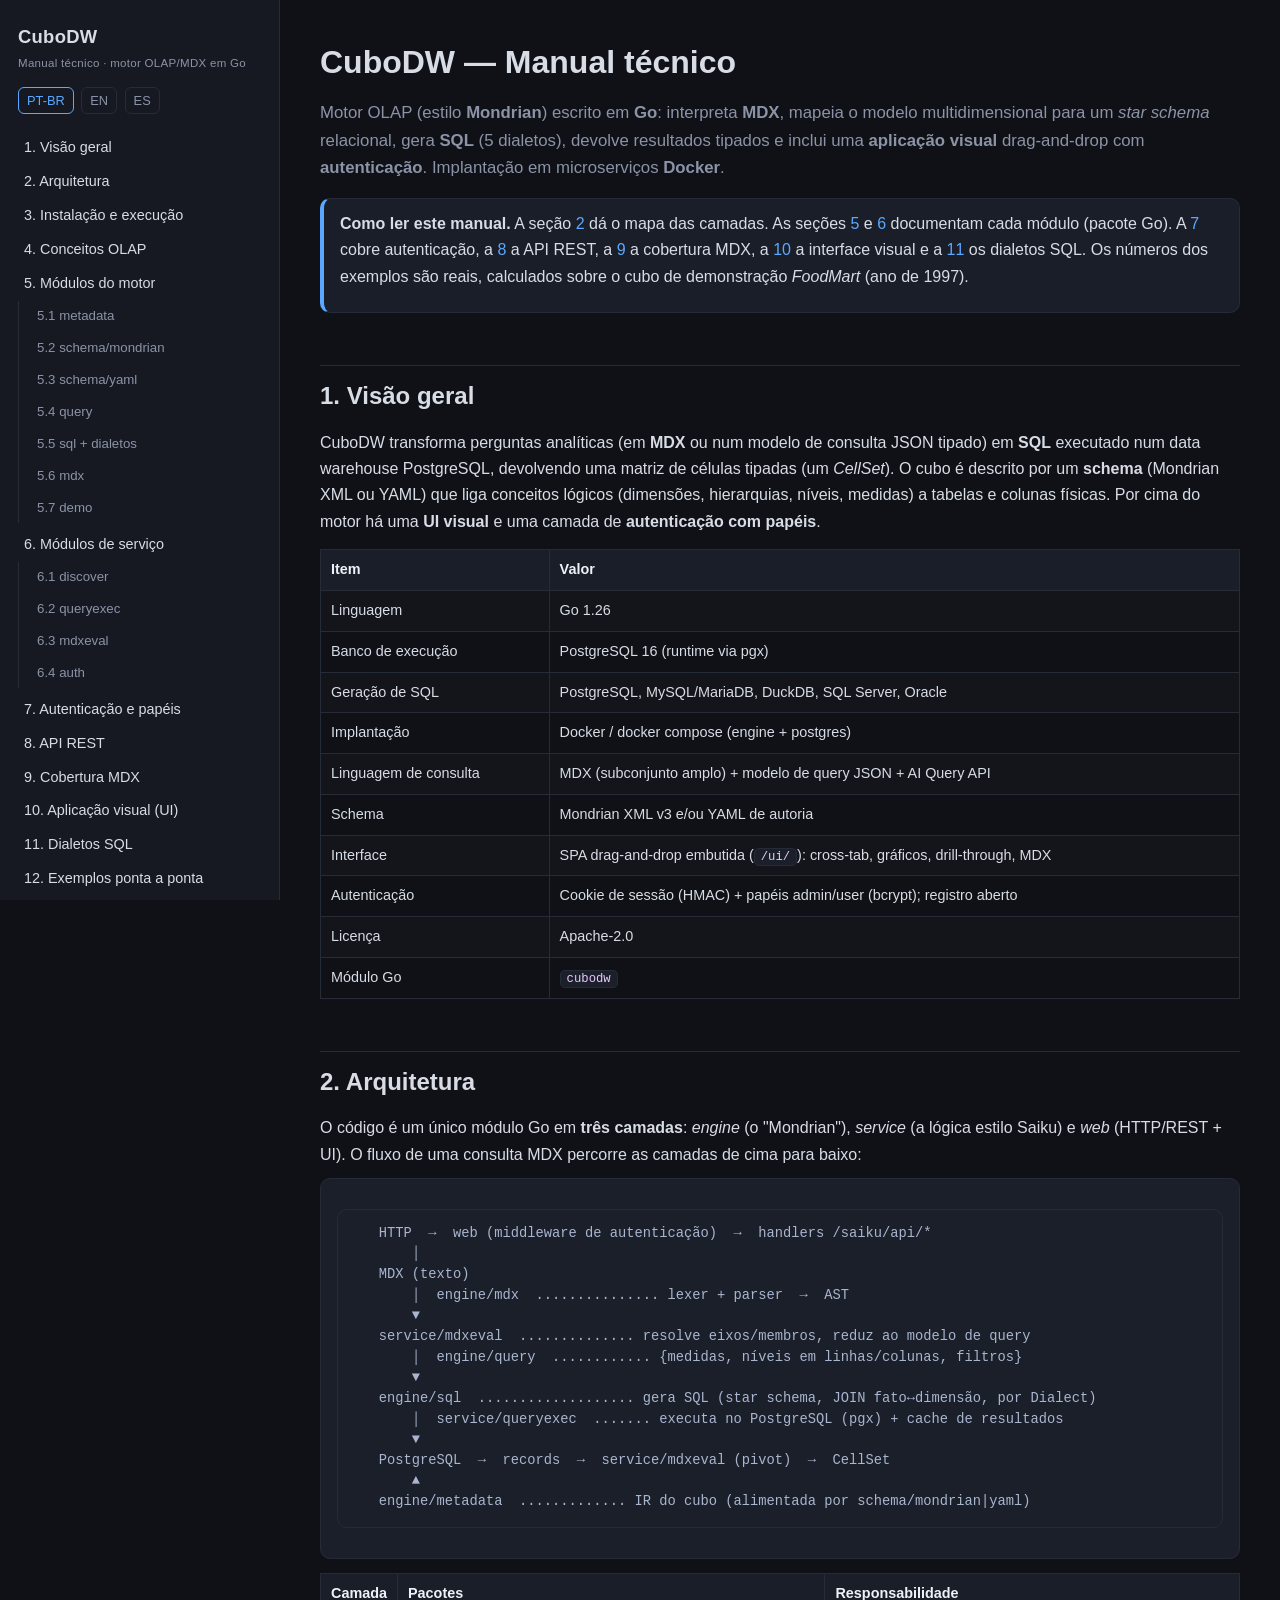
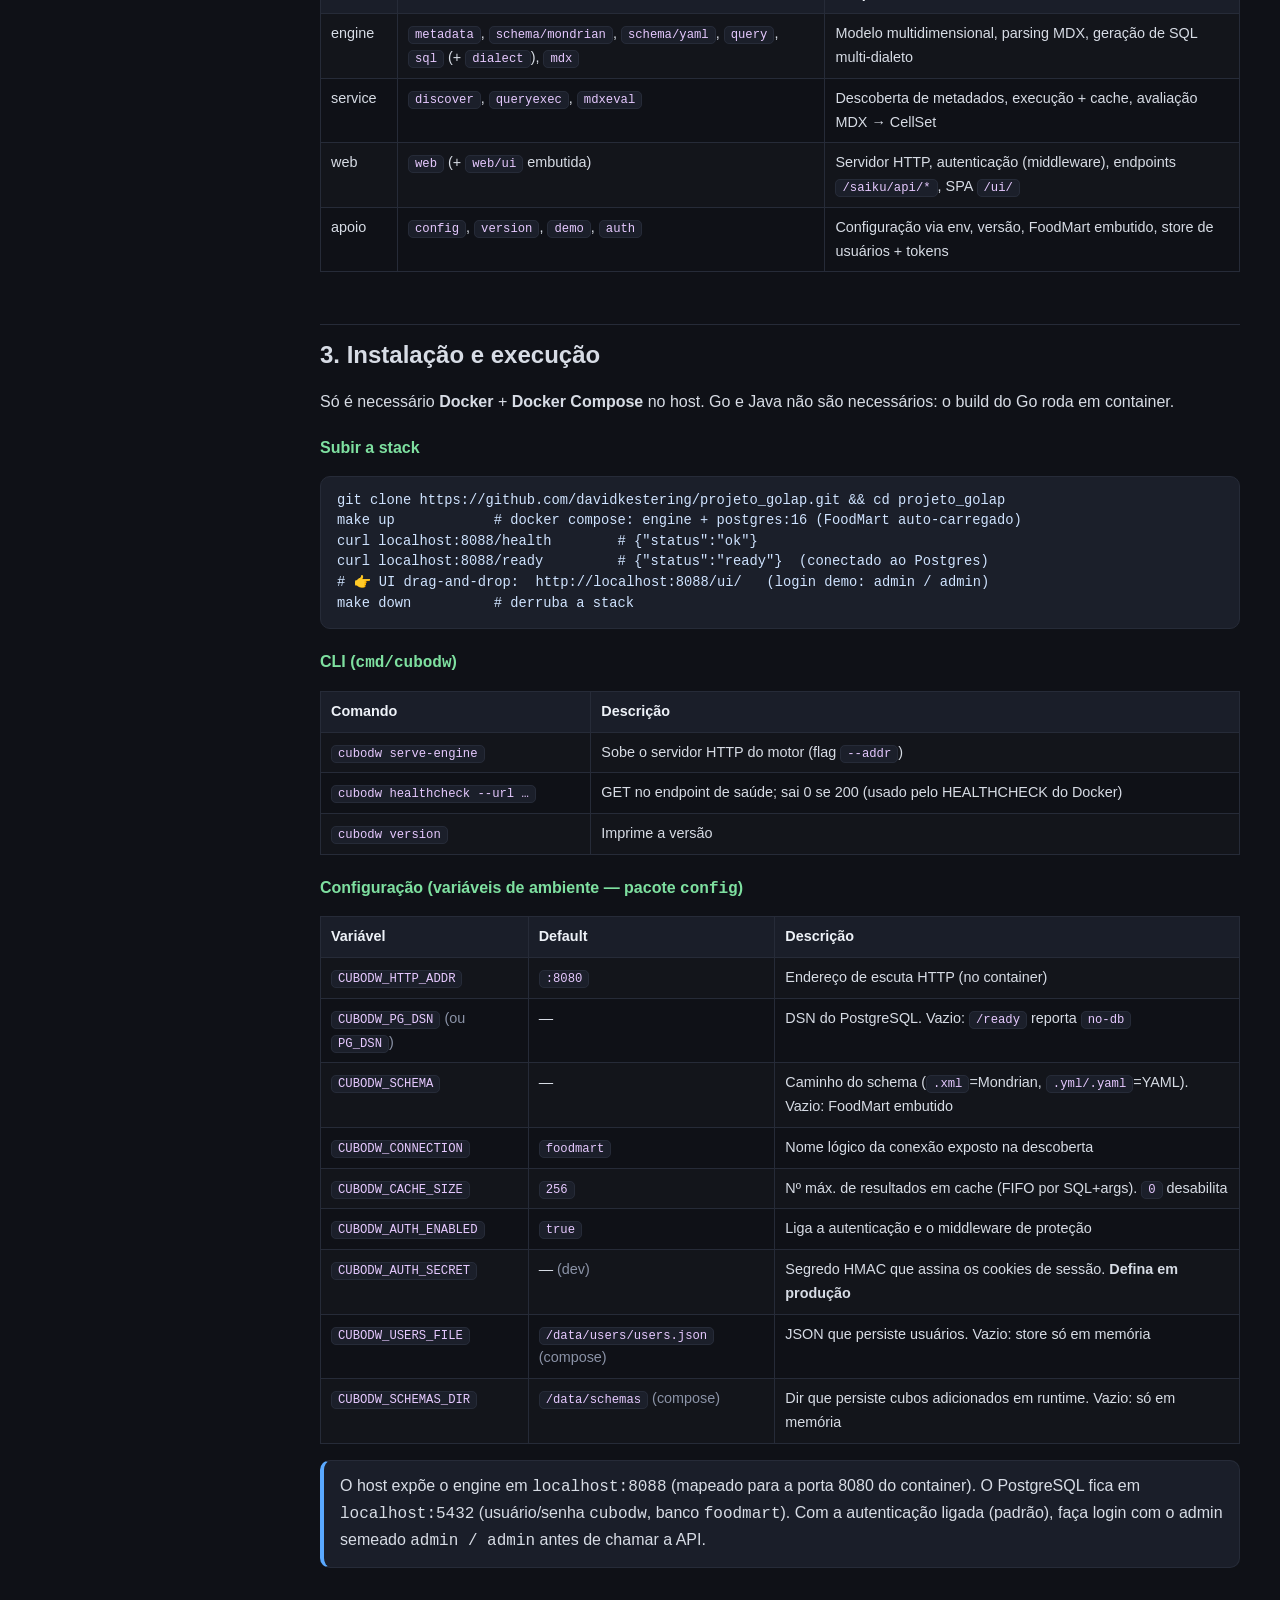
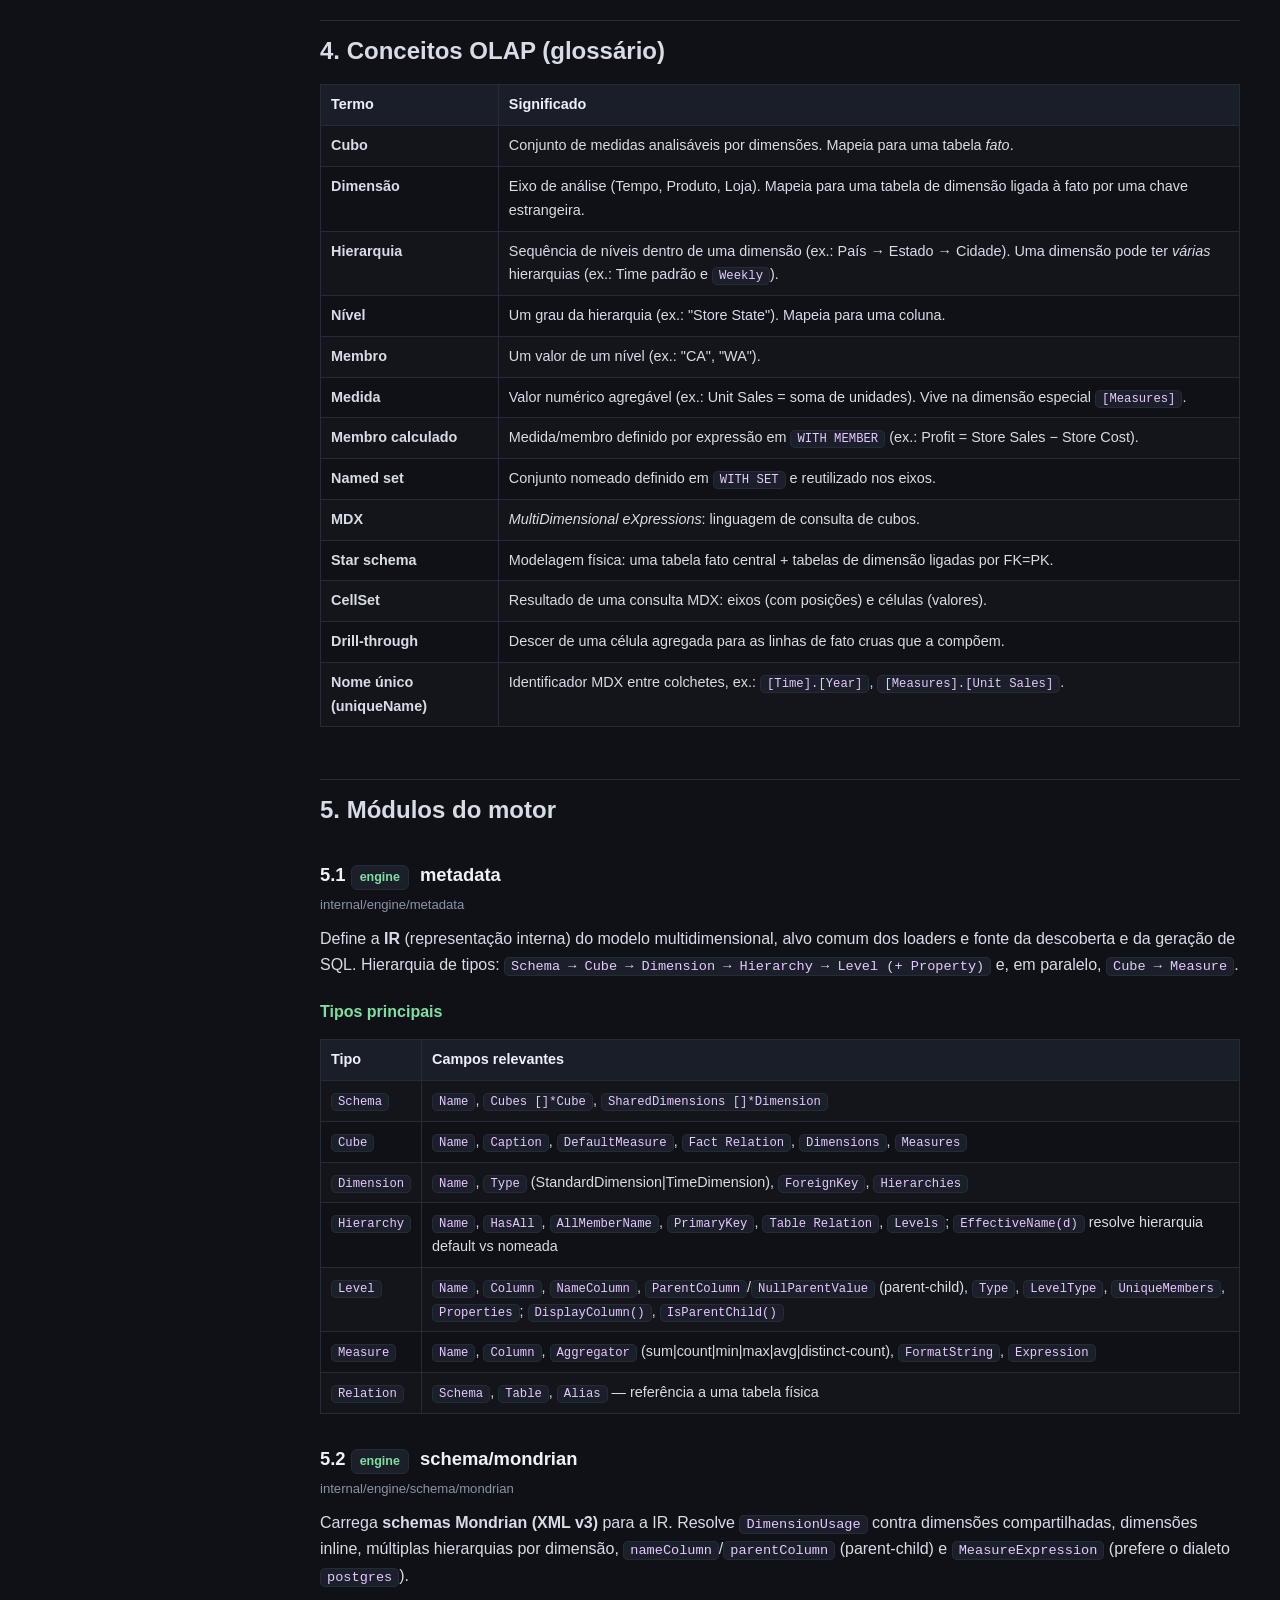
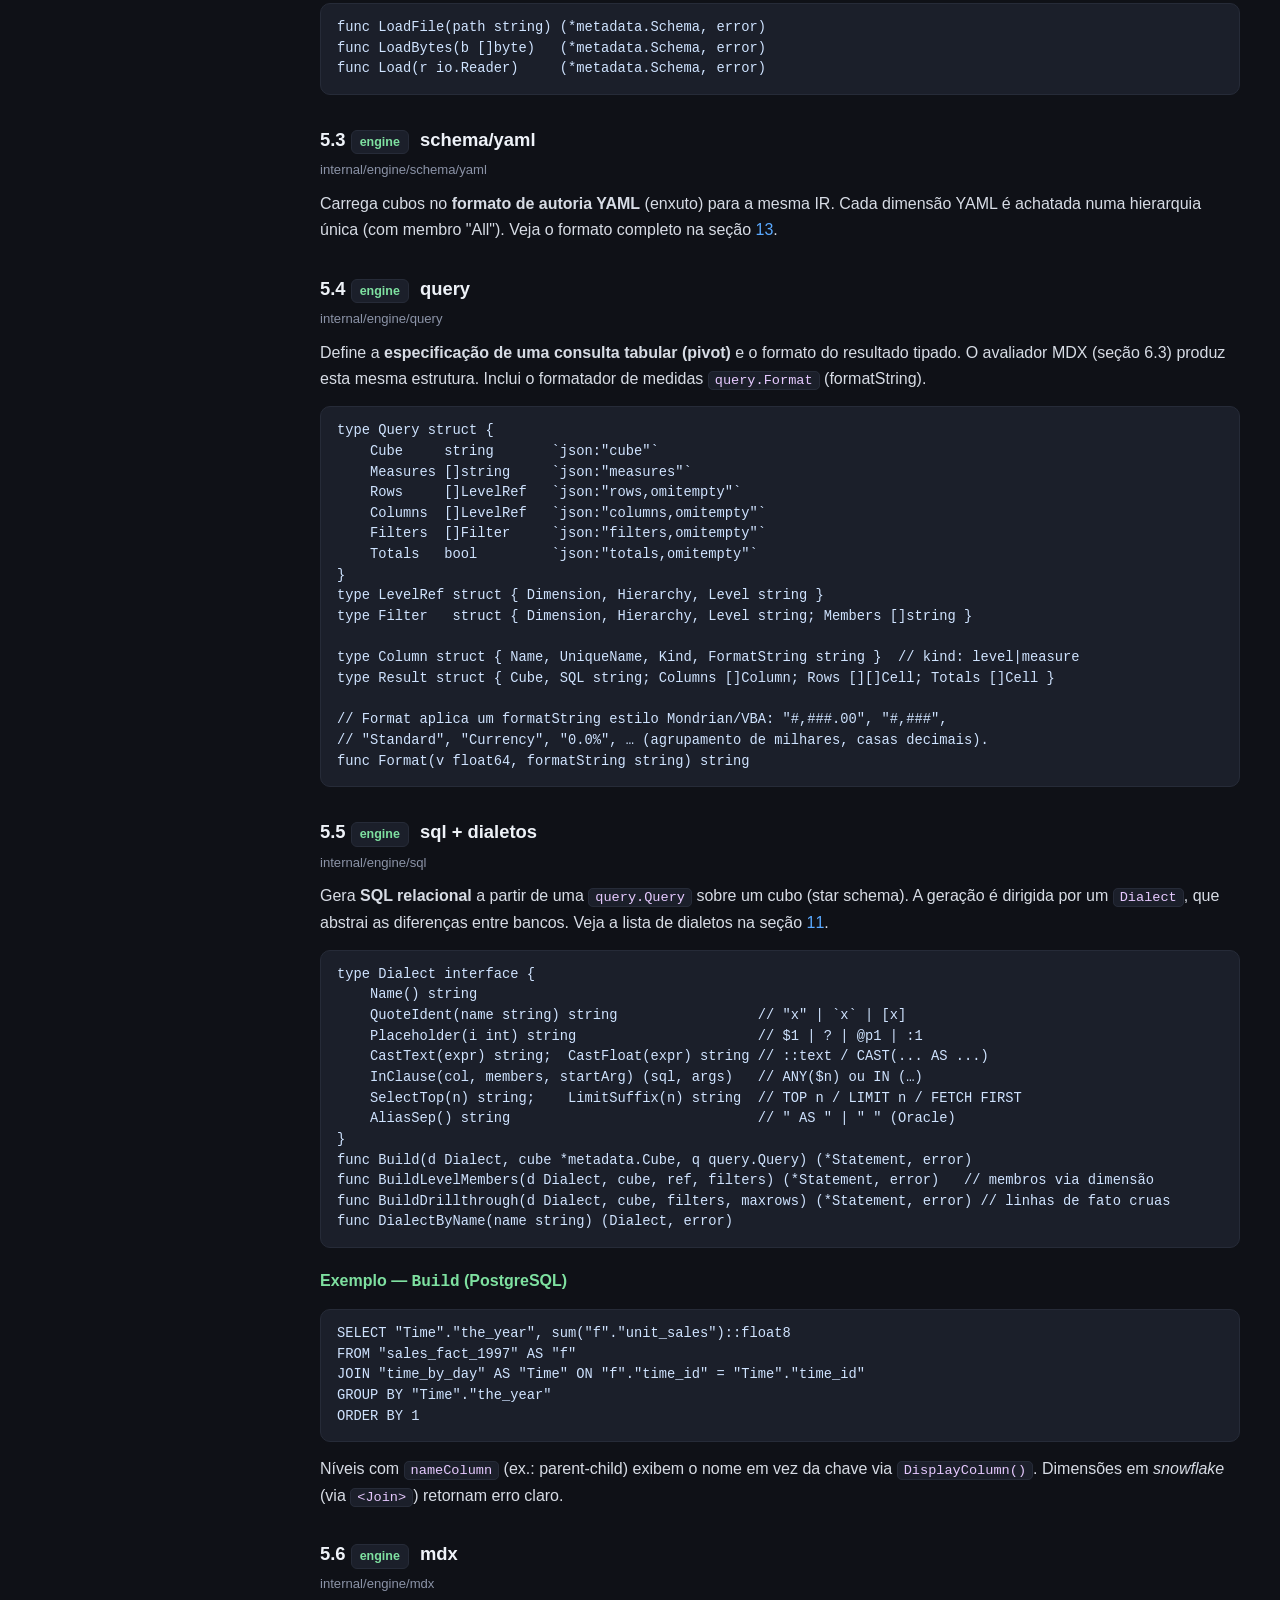
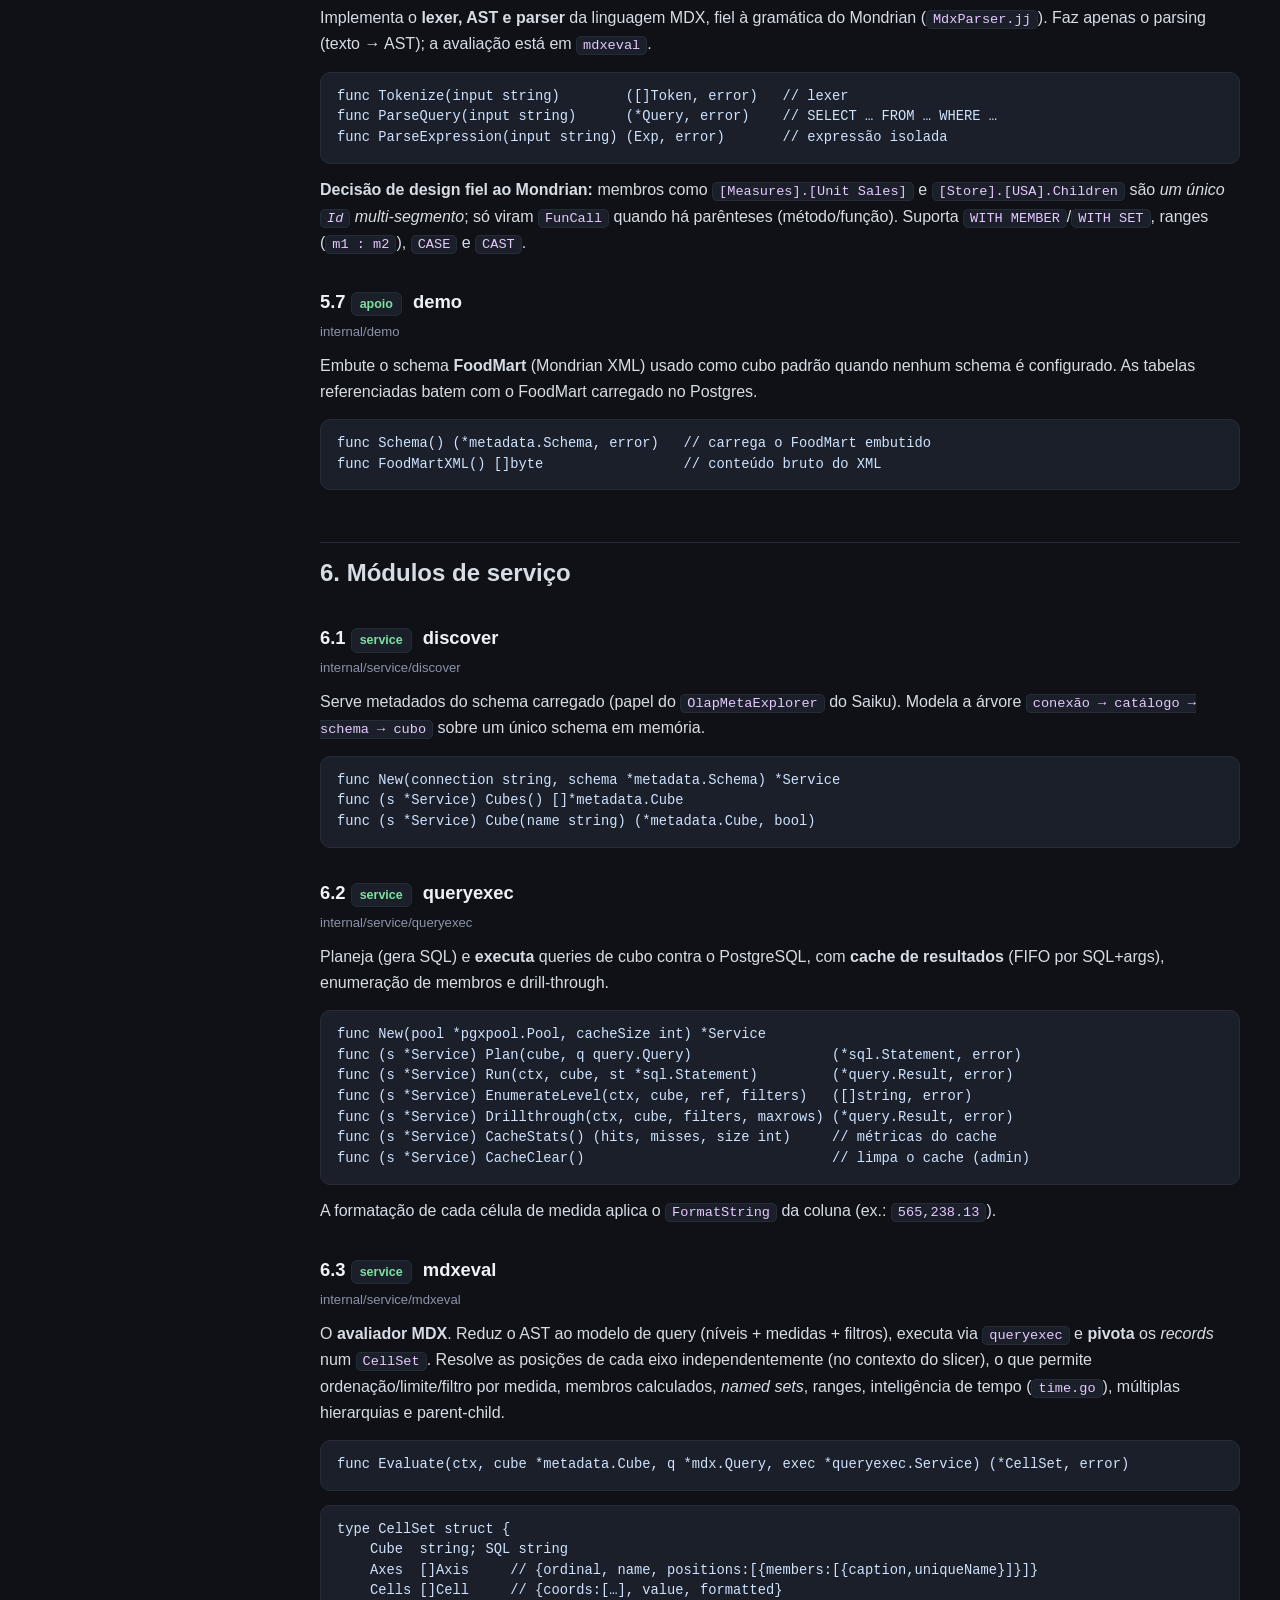
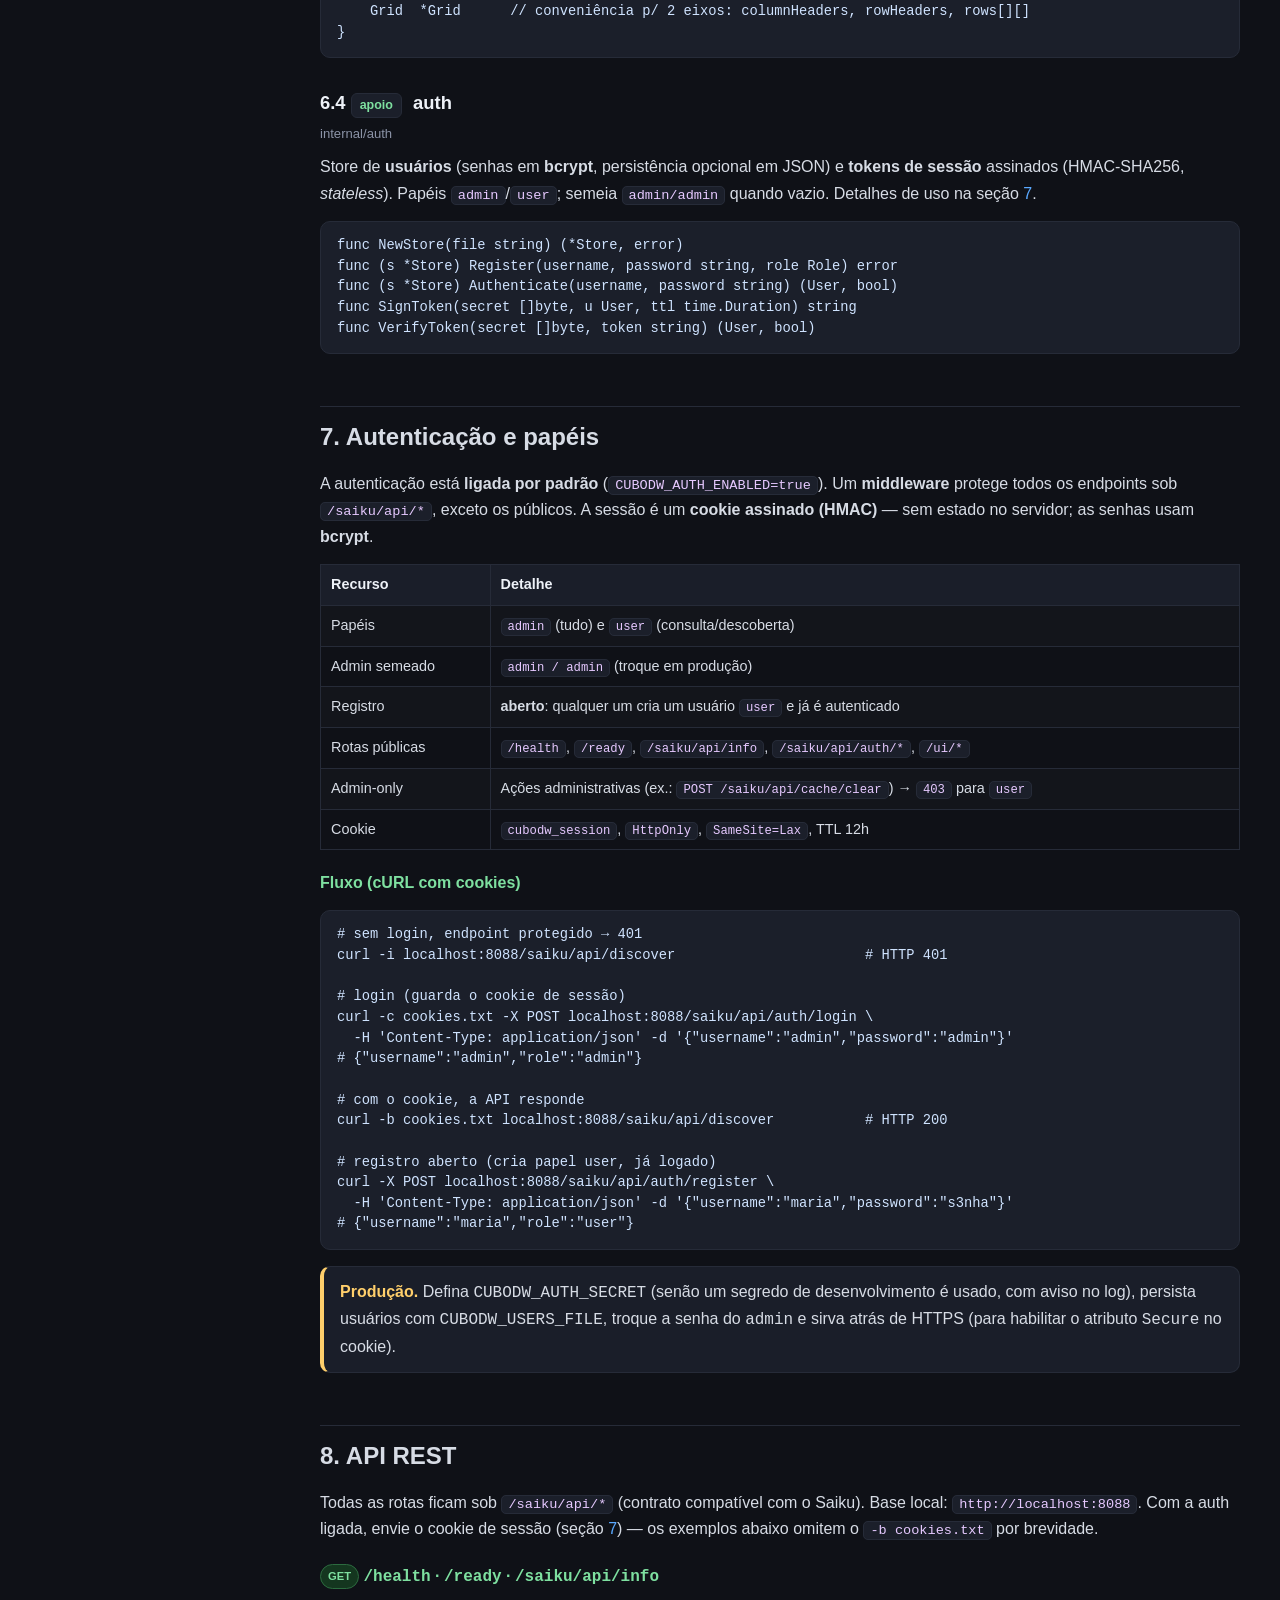
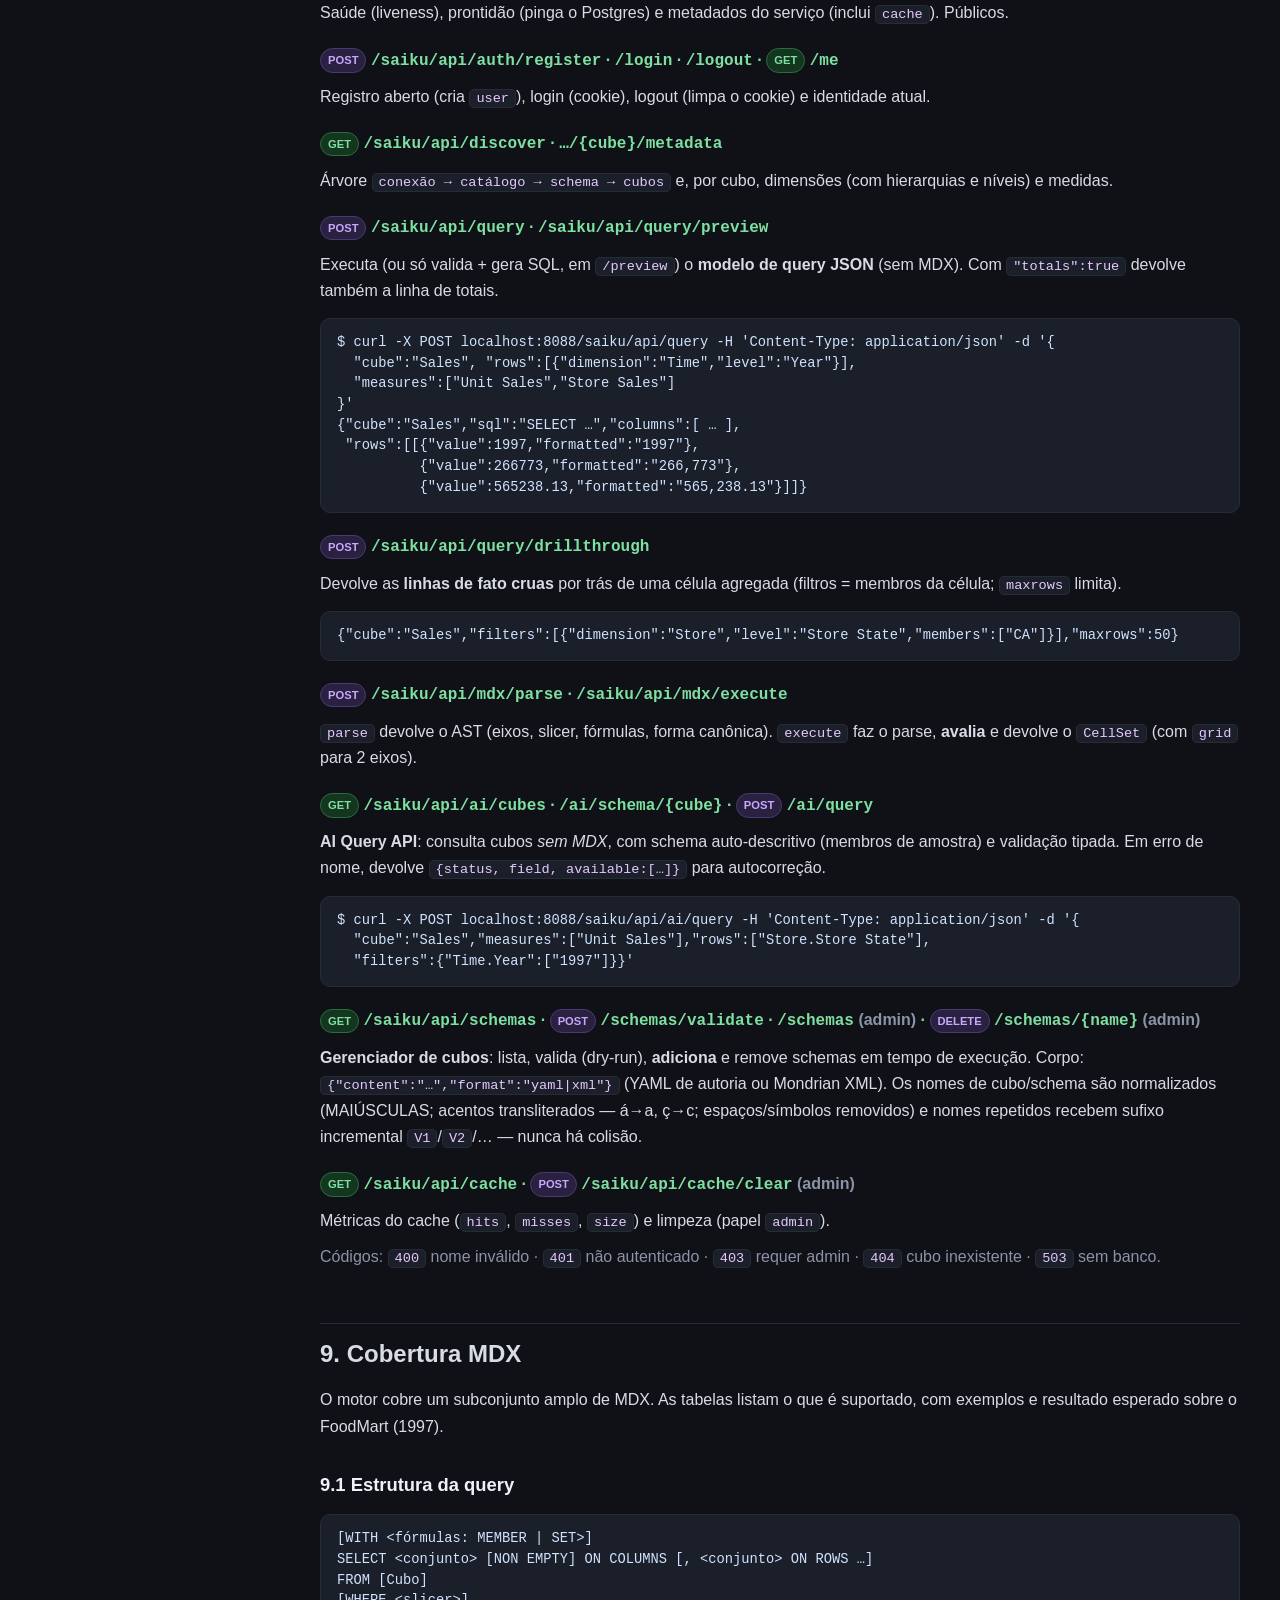
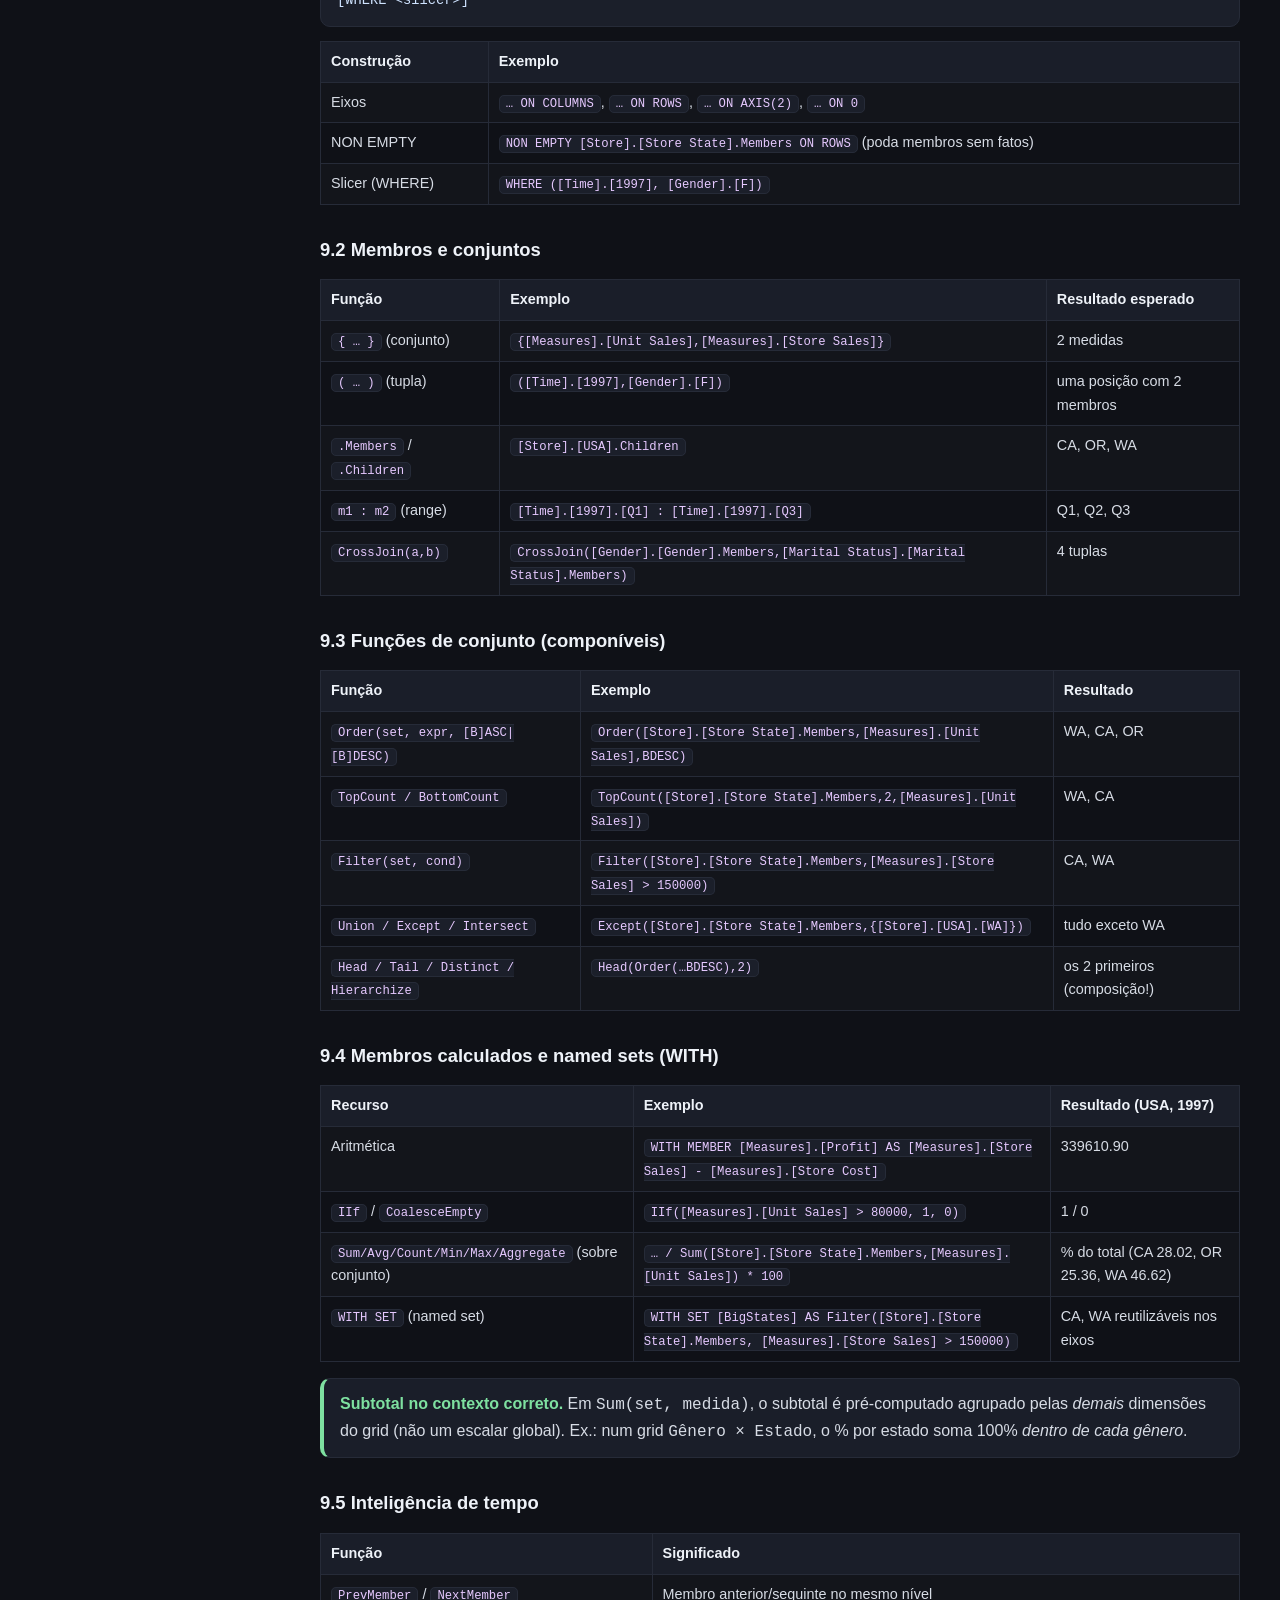
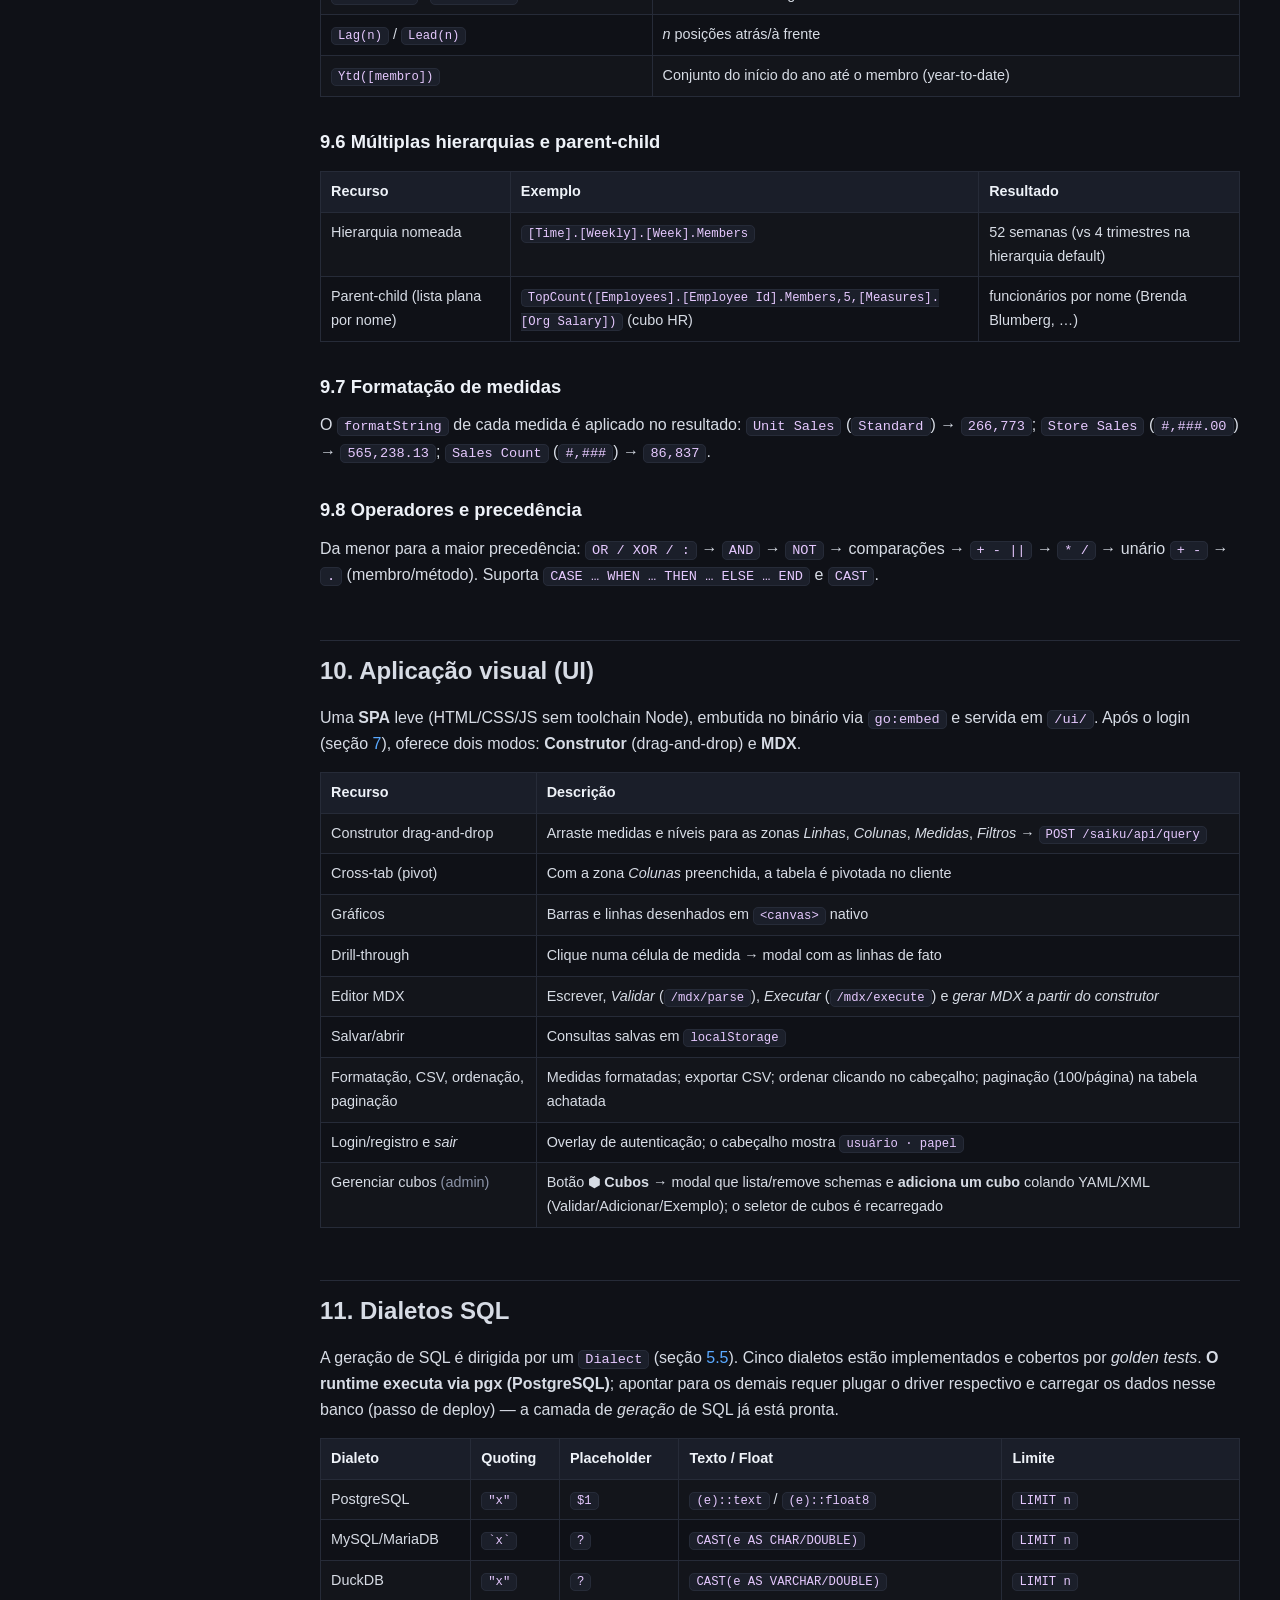
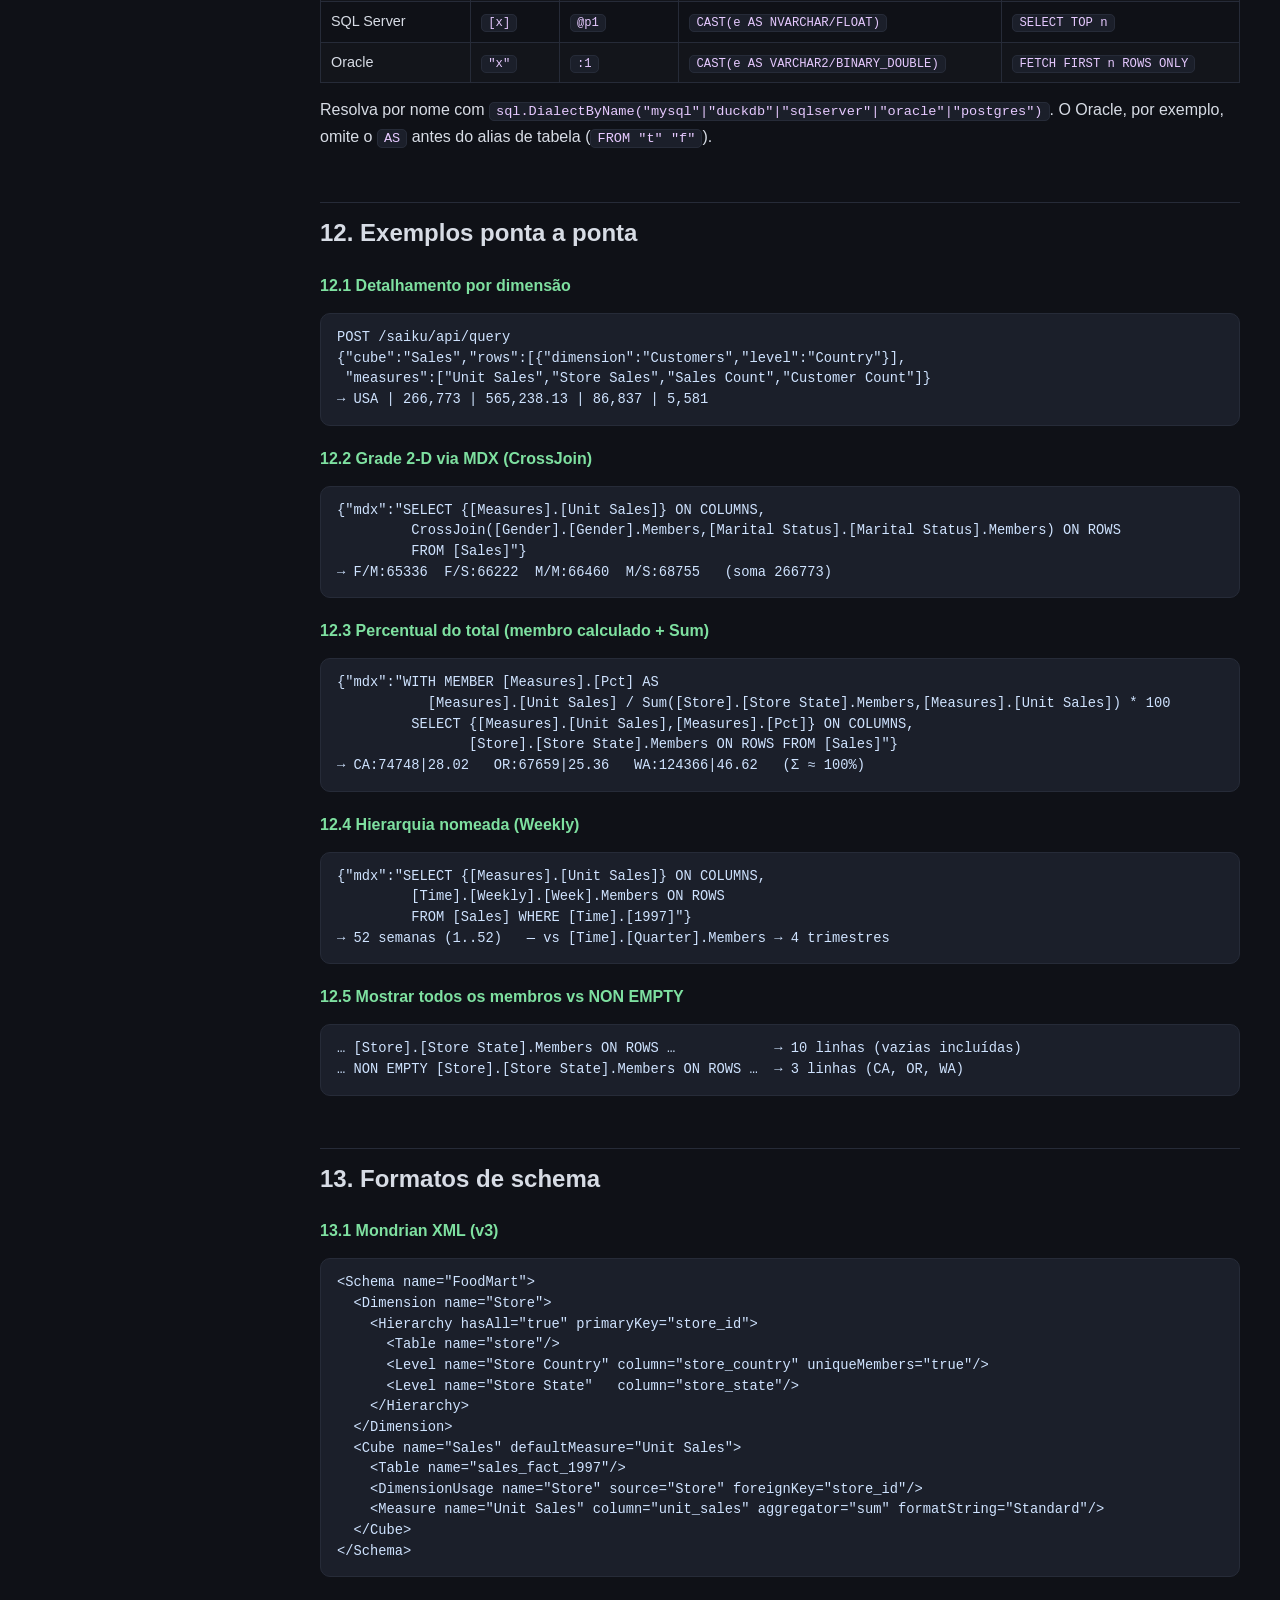
<file: DOCS/manual.pt-br.html>
<!DOCTYPE html>
<html lang="pt-br">
<head>
<meta charset="utf-8">
<meta name="viewport" content="width=device-width, initial-scale=1">
<title>CuboDW — Manual técnico (PT-BR)</title>
<link rel="stylesheet" href="styles.css">
</head>
<body>
<div class="layout">
<nav class="sidebar">
  <div class="brand">CuboDW <small>Manual técnico · motor OLAP/MDX em Go</small></div>
  <div class="langs">
    <a class="active" href="manual.pt-br.html">PT-BR</a>
    <a href="manual.en.html">EN</a>
    <a href="manual.es.html">ES</a>
  </div>
  <ol>
    <li><a href="#visao-geral">1. Visão geral</a></li>
    <li><a href="#arquitetura">2. Arquitetura</a></li>
    <li><a href="#execucao">3. Instalação e execução</a></li>
    <li><a href="#conceitos">4. Conceitos OLAP</a></li>
    <li><a href="#modulos">5. Módulos do motor</a>
      <ol>
        <li><a href="#m-metadata">5.1 metadata</a></li>
        <li><a href="#m-mondrian">5.2 schema/mondrian</a></li>
        <li><a href="#m-yaml">5.3 schema/yaml</a></li>
        <li><a href="#m-query">5.4 query</a></li>
        <li><a href="#m-sql">5.5 sql + dialetos</a></li>
        <li><a href="#m-mdx">5.6 mdx</a></li>
        <li><a href="#m-demo">5.7 demo</a></li>
      </ol>
    </li>
    <li><a href="#servicos">6. Módulos de serviço</a>
      <ol>
        <li><a href="#s-discover">6.1 discover</a></li>
        <li><a href="#s-queryexec">6.2 queryexec</a></li>
        <li><a href="#s-mdxeval">6.3 mdxeval</a></li>
        <li><a href="#s-auth">6.4 auth</a></li>
      </ol>
    </li>
    <li><a href="#auth">7. Autenticação e papéis</a></li>
    <li><a href="#api">8. API REST</a></li>
    <li><a href="#mdx">9. Cobertura MDX</a></li>
    <li><a href="#ui">10. Aplicação visual (UI)</a></li>
    <li><a href="#dialetos">11. Dialetos SQL</a></li>
    <li><a href="#exemplos">12. Exemplos ponta a ponta</a></li>
    <li><a href="#schemas">13. Formatos de schema</a></li>
    <li><a href="#limitacoes">14. Limitações</a></li>
  </ol>
</nav>
<main><div class="inner">

<h1>CuboDW — Manual técnico</h1>
<p class="lead">Motor OLAP (estilo <strong>Mondrian</strong>) escrito em <strong>Go</strong>: interpreta <strong>MDX</strong>, mapeia o modelo multidimensional para um <em>star schema</em> relacional, gera <strong>SQL</strong> (5 dialetos), devolve resultados tipados e inclui uma <strong>aplicação visual</strong> drag-and-drop com <strong>autenticação</strong>. Implantação em microserviços <strong>Docker</strong>.</p>

<div class="note"><strong>Como ler este manual.</strong> A seção <a href="#arquitetura">2</a> dá o mapa das camadas. As seções <a href="#modulos">5</a> e <a href="#servicos">6</a> documentam cada módulo (pacote Go). A <a href="#auth">7</a> cobre autenticação, a <a href="#api">8</a> a API REST, a <a href="#mdx">9</a> a cobertura MDX, a <a href="#ui">10</a> a interface visual e a <a href="#dialetos">11</a> os dialetos SQL. Os números dos exemplos são reais, calculados sobre o cubo de demonstração <em>FoodMart</em> (ano de 1997).</p></div>

<!-- ========================================================= -->
<h2 id="visao-geral">1. Visão geral</h2>
<p>CuboDW transforma perguntas analíticas (em <strong>MDX</strong> ou num modelo de consulta JSON tipado) em <strong>SQL</strong> executado num data warehouse PostgreSQL, devolvendo uma matriz de células tipadas (um <em>CellSet</em>). O cubo é descrito por um <strong>schema</strong> (Mondrian XML ou YAML) que liga conceitos lógicos (dimensões, hierarquias, níveis, medidas) a tabelas e colunas físicas. Por cima do motor há uma <strong>UI visual</strong> e uma camada de <strong>autenticação com papéis</strong>.</p>
<table>
  <tr><th>Item</th><th>Valor</th></tr>
  <tr><td>Linguagem</td><td>Go 1.26</td></tr>
  <tr><td>Banco de execução</td><td>PostgreSQL 16 (runtime via pgx)</td></tr>
  <tr><td>Geração de SQL</td><td>PostgreSQL, MySQL/MariaDB, DuckDB, SQL Server, Oracle</td></tr>
  <tr><td>Implantação</td><td>Docker / docker compose (engine + postgres)</td></tr>
  <tr><td>Linguagem de consulta</td><td>MDX (subconjunto amplo) + modelo de query JSON + AI Query API</td></tr>
  <tr><td>Schema</td><td>Mondrian XML v3 e/ou YAML de autoria</td></tr>
  <tr><td>Interface</td><td>SPA drag-and-drop embutida (<code>/ui/</code>): cross-tab, gráficos, drill-through, MDX</td></tr>
  <tr><td>Autenticação</td><td>Cookie de sessão (HMAC) + papéis admin/user (bcrypt); registro aberto</td></tr>
  <tr><td>Licença</td><td>Apache-2.0</td></tr>
  <tr><td>Módulo Go</td><td><code>cubodw</code></td></tr>
</table>

<!-- ========================================================= -->
<h2 id="arquitetura">2. Arquitetura</h2>
<p>O código é um único módulo Go em <strong>três camadas</strong>: <em>engine</em> (o "Mondrian"), <em>service</em> (a lógica estilo Saiku) e <em>web</em> (HTTP/REST + UI). O fluxo de uma consulta MDX percorre as camadas de cima para baixo:</p>
<div class="diagram"><pre>
   HTTP  →  web (middleware de autenticação)  →  handlers /saiku/api/*
       │
   MDX (texto)
       │  engine/mdx  ............... lexer + parser  →  AST
       ▼
   service/mdxeval  .............. resolve eixos/membros, reduz ao modelo de query
       │  engine/query  ............ {medidas, níveis em linhas/colunas, filtros}
       ▼
   engine/sql  ................... gera SQL (star schema, JOIN fato↔dimensão, por Dialect)
       │  service/queryexec  ....... executa no PostgreSQL (pgx) + cache de resultados
       ▼
   PostgreSQL  →  records  →  service/mdxeval (pivot)  →  CellSet
       ▲
   engine/metadata  ............. IR do cubo (alimentada por schema/mondrian|yaml)
</pre></div>
<table>
  <tr><th>Camada</th><th>Pacotes</th><th>Responsabilidade</th></tr>
  <tr><td>engine</td><td><code>metadata</code>, <code>schema/mondrian</code>, <code>schema/yaml</code>, <code>query</code>, <code>sql</code> (+ <code>dialect</code>), <code>mdx</code></td><td>Modelo multidimensional, parsing MDX, geração de SQL multi-dialeto</td></tr>
  <tr><td>service</td><td><code>discover</code>, <code>queryexec</code>, <code>mdxeval</code></td><td>Descoberta de metadados, execução + cache, avaliação MDX → CellSet</td></tr>
  <tr><td>web</td><td><code>web</code> (+ <code>web/ui</code> embutida)</td><td>Servidor HTTP, autenticação (middleware), endpoints <code>/saiku/api/*</code>, SPA <code>/ui/</code></td></tr>
  <tr><td>apoio</td><td><code>config</code>, <code>version</code>, <code>demo</code>, <code>auth</code></td><td>Configuração via env, versão, FoodMart embutido, store de usuários + tokens</td></tr>
</table>

<!-- ========================================================= -->
<h2 id="execucao">3. Instalação e execução</h2>
<p>Só é necessário <strong>Docker</strong> + <strong>Docker Compose</strong> no host. Go e Java não são necessários: o build do Go roda em container.</p>
<h4>Subir a stack</h4>
<pre><code>git clone https://github.com/davidkestering/projeto_golap.git &amp;&amp; cd projeto_golap
make up            # docker compose: engine + postgres:16 (FoodMart auto-carregado)
curl localhost:8088/health        # {"status":"ok"}
curl localhost:8088/ready         # {"status":"ready"}  (conectado ao Postgres)
# 👉 UI drag-and-drop:  http://localhost:8088/ui/   (login demo: admin / admin)
make down          # derruba a stack</code></pre>
<h4>CLI (<code>cmd/cubodw</code>)</h4>
<table>
  <tr><th>Comando</th><th>Descrição</th></tr>
  <tr><td><code>cubodw serve-engine</code></td><td>Sobe o servidor HTTP do motor (flag <code>--addr</code>)</td></tr>
  <tr><td><code>cubodw healthcheck --url …</code></td><td>GET no endpoint de saúde; sai 0 se 200 (usado pelo HEALTHCHECK do Docker)</td></tr>
  <tr><td><code>cubodw version</code></td><td>Imprime a versão</td></tr>
</table>
<h4>Configuração (variáveis de ambiente — pacote <code>config</code>)</h4>
<table>
  <tr><th>Variável</th><th>Default</th><th>Descrição</th></tr>
  <tr><td><code>CUBODW_HTTP_ADDR</code></td><td><code>:8080</code></td><td>Endereço de escuta HTTP (no container)</td></tr>
  <tr><td><code>CUBODW_PG_DSN</code> <span class="muted">(ou <code>PG_DSN</code>)</span></td><td>—</td><td>DSN do PostgreSQL. Vazio: <code>/ready</code> reporta <code>no-db</code></td></tr>
  <tr><td><code>CUBODW_SCHEMA</code></td><td>—</td><td>Caminho do schema (<code>.xml</code>=Mondrian, <code>.yml/.yaml</code>=YAML). Vazio: FoodMart embutido</td></tr>
  <tr><td><code>CUBODW_CONNECTION</code></td><td><code>foodmart</code></td><td>Nome lógico da conexão exposto na descoberta</td></tr>
  <tr><td><code>CUBODW_CACHE_SIZE</code></td><td><code>256</code></td><td>Nº máx. de resultados em cache (FIFO por SQL+args). <code>0</code> desabilita</td></tr>
  <tr><td><code>CUBODW_AUTH_ENABLED</code></td><td><code>true</code></td><td>Liga a autenticação e o middleware de proteção</td></tr>
  <tr><td><code>CUBODW_AUTH_SECRET</code></td><td>— <span class="muted">(dev)</span></td><td>Segredo HMAC que assina os cookies de sessão. <strong>Defina em produção</strong></td></tr>
  <tr><td><code>CUBODW_USERS_FILE</code></td><td><code>/data/users/users.json</code> <span class="muted">(compose)</span></td><td>JSON que persiste usuários. Vazio: store só em memória</td></tr>
  <tr><td><code>CUBODW_SCHEMAS_DIR</code></td><td><code>/data/schemas</code> <span class="muted">(compose)</span></td><td>Dir que persiste cubos adicionados em runtime. Vazio: só em memória</td></tr>
</table>
<div class="note">O host expõe o engine em <code>localhost:8088</code> (mapeado para a porta 8080 do container). O PostgreSQL fica em <code>localhost:5432</code> (usuário/senha <code>cubodw</code>, banco <code>foodmart</code>). Com a autenticação ligada (padrão), faça login com o admin semeado <code>admin / admin</code> antes de chamar a API.</div>

<!-- ========================================================= -->
<h2 id="conceitos">4. Conceitos OLAP (glossário)</h2>
<table>
  <tr><th>Termo</th><th>Significado</th></tr>
  <tr><td><strong>Cubo</strong></td><td>Conjunto de medidas analisáveis por dimensões. Mapeia para uma tabela <em>fato</em>.</td></tr>
  <tr><td><strong>Dimensão</strong></td><td>Eixo de análise (Tempo, Produto, Loja). Mapeia para uma tabela de dimensão ligada à fato por uma chave estrangeira.</td></tr>
  <tr><td><strong>Hierarquia</strong></td><td>Sequência de níveis dentro de uma dimensão (ex.: País → Estado → Cidade). Uma dimensão pode ter <em>várias</em> hierarquias (ex.: Time padrão e <code>Weekly</code>).</td></tr>
  <tr><td><strong>Nível</strong></td><td>Um grau da hierarquia (ex.: "Store State"). Mapeia para uma coluna.</td></tr>
  <tr><td><strong>Membro</strong></td><td>Um valor de um nível (ex.: "CA", "WA").</td></tr>
  <tr><td><strong>Medida</strong></td><td>Valor numérico agregável (ex.: Unit Sales = soma de unidades). Vive na dimensão especial <code>[Measures]</code>.</td></tr>
  <tr><td><strong>Membro calculado</strong></td><td>Medida/membro definido por expressão em <code>WITH MEMBER</code> (ex.: Profit = Store Sales − Store Cost).</td></tr>
  <tr><td><strong>Named set</strong></td><td>Conjunto nomeado definido em <code>WITH SET</code> e reutilizado nos eixos.</td></tr>
  <tr><td><strong>MDX</strong></td><td><em>MultiDimensional eXpressions</em>: linguagem de consulta de cubos.</td></tr>
  <tr><td><strong>Star schema</strong></td><td>Modelagem física: uma tabela fato central + tabelas de dimensão ligadas por FK=PK.</td></tr>
  <tr><td><strong>CellSet</strong></td><td>Resultado de uma consulta MDX: eixos (com posições) e células (valores).</td></tr>
  <tr><td><strong>Drill-through</strong></td><td>Descer de uma célula agregada para as linhas de fato cruas que a compõem.</td></tr>
  <tr><td><strong>Nome único (uniqueName)</strong></td><td>Identificador MDX entre colchetes, ex.: <code>[Time].[Year]</code>, <code>[Measures].[Unit Sales]</code>.</td></tr>
</table>

<!-- ========================================================= -->
<h2 id="modulos">5. Módulos do motor</h2>

<h3 id="m-metadata">5.1 <span class="pill">engine</span> metadata</h3>
<p class="modpath">internal/engine/metadata</p>
<p>Define a <strong>IR</strong> (representação interna) do modelo multidimensional, alvo comum dos loaders e fonte da descoberta e da geração de SQL. Hierarquia de tipos: <code>Schema → Cube → Dimension → Hierarchy → Level (+ Property)</code> e, em paralelo, <code>Cube → Measure</code>.</p>
<h4>Tipos principais</h4>
<table>
  <tr><th>Tipo</th><th>Campos relevantes</th></tr>
  <tr><td><code>Schema</code></td><td><code>Name</code>, <code>Cubes []*Cube</code>, <code>SharedDimensions []*Dimension</code></td></tr>
  <tr><td><code>Cube</code></td><td><code>Name</code>, <code>Caption</code>, <code>DefaultMeasure</code>, <code>Fact Relation</code>, <code>Dimensions</code>, <code>Measures</code></td></tr>
  <tr><td><code>Dimension</code></td><td><code>Name</code>, <code>Type</code> (StandardDimension|TimeDimension), <code>ForeignKey</code>, <code>Hierarchies</code></td></tr>
  <tr><td><code>Hierarchy</code></td><td><code>Name</code>, <code>HasAll</code>, <code>AllMemberName</code>, <code>PrimaryKey</code>, <code>Table Relation</code>, <code>Levels</code>; <code>EffectiveName(d)</code> resolve hierarquia default vs nomeada</td></tr>
  <tr><td><code>Level</code></td><td><code>Name</code>, <code>Column</code>, <code>NameColumn</code>, <code>ParentColumn</code>/<code>NullParentValue</code> (parent-child), <code>Type</code>, <code>LevelType</code>, <code>UniqueMembers</code>, <code>Properties</code>; <code>DisplayColumn()</code>, <code>IsParentChild()</code></td></tr>
  <tr><td><code>Measure</code></td><td><code>Name</code>, <code>Column</code>, <code>Aggregator</code> (sum|count|min|max|avg|distinct-count), <code>FormatString</code>, <code>Expression</code></td></tr>
  <tr><td><code>Relation</code></td><td><code>Schema</code>, <code>Table</code>, <code>Alias</code> — referência a uma tabela física</td></tr>
</table>

<h3 id="m-mondrian">5.2 <span class="pill">engine</span> schema/mondrian</h3>
<p class="modpath">internal/engine/schema/mondrian</p>
<p>Carrega <strong>schemas Mondrian (XML v3)</strong> para a IR. Resolve <code>DimensionUsage</code> contra dimensões compartilhadas, dimensões inline, múltiplas hierarquias por dimensão, <code>nameColumn</code>/<code>parentColumn</code> (parent-child) e <code>MeasureExpression</code> (prefere o dialeto <code>postgres</code>).</p>
<pre><code>func LoadFile(path string) (*metadata.Schema, error)
func LoadBytes(b []byte)   (*metadata.Schema, error)
func Load(r io.Reader)     (*metadata.Schema, error)</code></pre>

<h3 id="m-yaml">5.3 <span class="pill">engine</span> schema/yaml</h3>
<p class="modpath">internal/engine/schema/yaml</p>
<p>Carrega cubos no <strong>formato de autoria YAML</strong> (enxuto) para a mesma IR. Cada dimensão YAML é achatada numa hierarquia única (com membro "All"). Veja o formato completo na seção <a href="#schemas">13</a>.</p>

<h3 id="m-query">5.4 <span class="pill">engine</span> query</h3>
<p class="modpath">internal/engine/query</p>
<p>Define a <strong>especificação de uma consulta tabular (pivot)</strong> e o formato do resultado tipado. O avaliador MDX (seção 6.3) produz esta mesma estrutura. Inclui o formatador de medidas <code>query.Format</code> (formatString).</p>
<pre><code>type Query struct {
    Cube     string       `json:"cube"`
    Measures []string     `json:"measures"`
    Rows     []LevelRef   `json:"rows,omitempty"`
    Columns  []LevelRef   `json:"columns,omitempty"`
    Filters  []Filter     `json:"filters,omitempty"`
    Totals   bool         `json:"totals,omitempty"`
}
type LevelRef struct { Dimension, Hierarchy, Level string }
type Filter   struct { Dimension, Hierarchy, Level string; Members []string }

type Column struct { Name, UniqueName, Kind, FormatString string }  // kind: level|measure
type Result struct { Cube, SQL string; Columns []Column; Rows [][]Cell; Totals []Cell }

// Format aplica um formatString estilo Mondrian/VBA: "#,###.00", "#,###",
// "Standard", "Currency", "0.0%", … (agrupamento de milhares, casas decimais).
func Format(v float64, formatString string) string</code></pre>

<h3 id="m-sql">5.5 <span class="pill">engine</span> sql + dialetos</h3>
<p class="modpath">internal/engine/sql</p>
<p>Gera <strong>SQL relacional</strong> a partir de uma <code>query.Query</code> sobre um cubo (star schema). A geração é dirigida por um <code>Dialect</code>, que abstrai as diferenças entre bancos. Veja a lista de dialetos na seção <a href="#dialetos">11</a>.</p>
<pre><code>type Dialect interface {
    Name() string
    QuoteIdent(name string) string                 // "x" | `x` | [x]
    Placeholder(i int) string                      // $1 | ? | @p1 | :1
    CastText(expr) string;  CastFloat(expr) string // ::text / CAST(... AS ...)
    InClause(col, members, startArg) (sql, args)   // ANY($n) ou IN (…)
    SelectTop(n) string;    LimitSuffix(n) string  // TOP n / LIMIT n / FETCH FIRST
    AliasSep() string                              // " AS " | " " (Oracle)
}
func Build(d Dialect, cube *metadata.Cube, q query.Query) (*Statement, error)
func BuildLevelMembers(d Dialect, cube, ref, filters) (*Statement, error)   // membros via dimensão
func BuildDrillthrough(d Dialect, cube, filters, maxrows) (*Statement, error) // linhas de fato cruas
func DialectByName(name string) (Dialect, error)</code></pre>
<h4>Exemplo — <code>Build</code> (PostgreSQL)</h4>
<pre><code>SELECT "Time"."the_year", sum("f"."unit_sales")::float8
FROM "sales_fact_1997" AS "f"
JOIN "time_by_day" AS "Time" ON "f"."time_id" = "Time"."time_id"
GROUP BY "Time"."the_year"
ORDER BY 1</code></pre>
<p>Níveis com <code>nameColumn</code> (ex.: parent-child) exibem o nome em vez da chave via <code>DisplayColumn()</code>. Dimensões em <em>snowflake</em> (via <code>&lt;Join&gt;</code>) retornam erro claro.</p>

<h3 id="m-mdx">5.6 <span class="pill">engine</span> mdx</h3>
<p class="modpath">internal/engine/mdx</p>
<p>Implementa o <strong>lexer, AST e parser</strong> da linguagem MDX, fiel à gramática do Mondrian (<code>MdxParser.jj</code>). Faz apenas o parsing (texto → AST); a avaliação está em <code>mdxeval</code>.</p>
<pre><code>func Tokenize(input string)        ([]Token, error)   // lexer
func ParseQuery(input string)      (*Query, error)    // SELECT … FROM … WHERE …
func ParseExpression(input string) (Exp, error)       // expressão isolada</code></pre>
<p><strong>Decisão de design fiel ao Mondrian:</strong> membros como <code>[Measures].[Unit Sales]</code> e <code>[Store].[USA].Children</code> são <em>um único <code>Id</code> multi-segmento</em>; só viram <code>FunCall</code> quando há parênteses (método/função). Suporta <code>WITH MEMBER</code>/<code>WITH SET</code>, ranges (<code>m1 : m2</code>), <code>CASE</code> e <code>CAST</code>.</p>

<h3 id="m-demo">5.7 <span class="pill">apoio</span> demo</h3>
<p class="modpath">internal/demo</p>
<p>Embute o schema <strong>FoodMart</strong> (Mondrian XML) usado como cubo padrão quando nenhum schema é configurado. As tabelas referenciadas batem com o FoodMart carregado no Postgres.</p>
<pre><code>func Schema() (*metadata.Schema, error)   // carrega o FoodMart embutido
func FoodMartXML() []byte                 // conteúdo bruto do XML</code></pre>

<!-- ========================================================= -->
<h2 id="servicos">6. Módulos de serviço</h2>

<h3 id="s-discover">6.1 <span class="pill">service</span> discover</h3>
<p class="modpath">internal/service/discover</p>
<p>Serve metadados do schema carregado (papel do <code>OlapMetaExplorer</code> do Saiku). Modela a árvore <code>conexão → catálogo → schema → cubo</code> sobre um único schema em memória.</p>
<pre><code>func New(connection string, schema *metadata.Schema) *Service
func (s *Service) Cubes() []*metadata.Cube
func (s *Service) Cube(name string) (*metadata.Cube, bool)</code></pre>

<h3 id="s-queryexec">6.2 <span class="pill">service</span> queryexec</h3>
<p class="modpath">internal/service/queryexec</p>
<p>Planeja (gera SQL) e <strong>executa</strong> queries de cubo contra o PostgreSQL, com <strong>cache de resultados</strong> (FIFO por SQL+args), enumeração de membros e drill-through.</p>
<pre><code>func New(pool *pgxpool.Pool, cacheSize int) *Service
func (s *Service) Plan(cube, q query.Query)                 (*sql.Statement, error)
func (s *Service) Run(ctx, cube, st *sql.Statement)         (*query.Result, error)
func (s *Service) EnumerateLevel(ctx, cube, ref, filters)   ([]string, error)
func (s *Service) Drillthrough(ctx, cube, filters, maxrows) (*query.Result, error)
func (s *Service) CacheStats() (hits, misses, size int)     // métricas do cache
func (s *Service) CacheClear()                              // limpa o cache (admin)</code></pre>
<p>A formatação de cada célula de medida aplica o <code>FormatString</code> da coluna (ex.: <code>565,238.13</code>).</p>

<h3 id="s-mdxeval">6.3 <span class="pill">service</span> mdxeval</h3>
<p class="modpath">internal/service/mdxeval</p>
<p>O <strong>avaliador MDX</strong>. Reduz o AST ao modelo de query (níveis + medidas + filtros), executa via <code>queryexec</code> e <strong>pivota</strong> os <em>records</em> num <code>CellSet</code>. Resolve as posições de cada eixo independentemente (no contexto do slicer), o que permite ordenação/limite/filtro por medida, membros calculados, <em>named sets</em>, ranges, inteligência de tempo (<code>time.go</code>), múltiplas hierarquias e parent-child.</p>
<pre><code>func Evaluate(ctx, cube *metadata.Cube, q *mdx.Query, exec *queryexec.Service) (*CellSet, error)</code></pre>
<pre><code>type CellSet struct {
    Cube  string; SQL string
    Axes  []Axis     // {ordinal, name, positions:[{members:[{caption,uniqueName}]}]}
    Cells []Cell     // {coords:[…], value, formatted}
    Grid  *Grid      // conveniência p/ 2 eixos: columnHeaders, rowHeaders, rows[][]
}</code></pre>

<h3 id="s-auth">6.4 <span class="pill">apoio</span> auth</h3>
<p class="modpath">internal/auth</p>
<p>Store de <strong>usuários</strong> (senhas em <strong>bcrypt</strong>, persistência opcional em JSON) e <strong>tokens de sessão</strong> assinados (HMAC-SHA256, <em>stateless</em>). Papéis <code>admin</code>/<code>user</code>; semeia <code>admin/admin</code> quando vazio. Detalhes de uso na seção <a href="#auth">7</a>.</p>
<pre><code>func NewStore(file string) (*Store, error)
func (s *Store) Register(username, password string, role Role) error
func (s *Store) Authenticate(username, password string) (User, bool)
func SignToken(secret []byte, u User, ttl time.Duration) string
func VerifyToken(secret []byte, token string) (User, bool)</code></pre>

<!-- ========================================================= -->
<h2 id="auth">7. Autenticação e papéis</h2>
<p>A autenticação está <strong>ligada por padrão</strong> (<code>CUBODW_AUTH_ENABLED=true</code>). Um <strong>middleware</strong> protege todos os endpoints sob <code>/saiku/api/*</code>, exceto os públicos. A sessão é um <strong>cookie assinado (HMAC)</strong> — sem estado no servidor; as senhas usam <strong>bcrypt</strong>.</p>
<table>
  <tr><th>Recurso</th><th>Detalhe</th></tr>
  <tr><td>Papéis</td><td><code>admin</code> (tudo) e <code>user</code> (consulta/descoberta)</td></tr>
  <tr><td>Admin semeado</td><td><code>admin / admin</code> (troque em produção)</td></tr>
  <tr><td>Registro</td><td><strong>aberto</strong>: qualquer um cria um usuário <code>user</code> e já é autenticado</td></tr>
  <tr><td>Rotas públicas</td><td><code>/health</code>, <code>/ready</code>, <code>/saiku/api/info</code>, <code>/saiku/api/auth/*</code>, <code>/ui/*</code></td></tr>
  <tr><td>Admin-only</td><td>Ações administrativas (ex.: <code>POST /saiku/api/cache/clear</code>) → <code>403</code> para <code>user</code></td></tr>
  <tr><td>Cookie</td><td><code>cubodw_session</code>, <code>HttpOnly</code>, <code>SameSite=Lax</code>, TTL 12h</td></tr>
</table>
<h4>Fluxo (cURL com cookies)</h4>
<pre><code># sem login, endpoint protegido → 401
curl -i localhost:8088/saiku/api/discover                       # HTTP 401

# login (guarda o cookie de sessão)
curl -c cookies.txt -X POST localhost:8088/saiku/api/auth/login \
  -H 'Content-Type: application/json' -d '{"username":"admin","password":"admin"}'
# {"username":"admin","role":"admin"}

# com o cookie, a API responde
curl -b cookies.txt localhost:8088/saiku/api/discover           # HTTP 200

# registro aberto (cria papel user, já logado)
curl -X POST localhost:8088/saiku/api/auth/register \
  -H 'Content-Type: application/json' -d '{"username":"maria","password":"s3nha"}'
# {"username":"maria","role":"user"}</code></pre>
<div class="warn"><strong>Produção.</strong> Defina <code>CUBODW_AUTH_SECRET</code> (senão um segredo de desenvolvimento é usado, com aviso no log), persista usuários com <code>CUBODW_USERS_FILE</code>, troque a senha do <code>admin</code> e sirva atrás de HTTPS (para habilitar o atributo <code>Secure</code> no cookie).</div>

<!-- ========================================================= -->
<h2 id="api">8. API REST</h2>
<p>Todas as rotas ficam sob <code>/saiku/api/*</code> (contrato compatível com o Saiku). Base local: <code>http://localhost:8088</code>. Com a auth ligada, envie o cookie de sessão (seção <a href="#auth">7</a>) — os exemplos abaixo omitem o <code>-b cookies.txt</code> por brevidade.</p>

<h4><span class="tag get">GET</span> <code>/health</code> · <code>/ready</code> · <code>/saiku/api/info</code></h4>
<p>Saúde (liveness), prontidão (pinga o Postgres) e metadados do serviço (inclui <code>cache</code>). Públicos.</p>

<h4><span class="tag post">POST</span> <code>/saiku/api/auth/register</code> · <code>/login</code> · <code>/logout</code> · <span class="tag get">GET</span> <code>/me</code></h4>
<p>Registro aberto (cria <code>user</code>), login (cookie), logout (limpa o cookie) e identidade atual.</p>

<h4><span class="tag get">GET</span> <code>/saiku/api/discover</code> · <code>…/{cube}/metadata</code></h4>
<p>Árvore <code>conexão → catálogo → schema → cubos</code> e, por cubo, dimensões (com hierarquias e níveis) e medidas.</p>

<h4><span class="tag post">POST</span> <code>/saiku/api/query</code> · <code>/saiku/api/query/preview</code></h4>
<p>Executa (ou só valida + gera SQL, em <code>/preview</code>) o <strong>modelo de query JSON</strong> (sem MDX). Com <code>"totals":true</code> devolve também a linha de totais.</p>
<pre><code>$ curl -X POST localhost:8088/saiku/api/query -H 'Content-Type: application/json' -d '{
  "cube":"Sales", "rows":[{"dimension":"Time","level":"Year"}],
  "measures":["Unit Sales","Store Sales"]
}'
{"cube":"Sales","sql":"SELECT …","columns":[ … ],
 "rows":[[{"value":1997,"formatted":"1997"},
          {"value":266773,"formatted":"266,773"},
          {"value":565238.13,"formatted":"565,238.13"}]]}</code></pre>

<h4><span class="tag post">POST</span> <code>/saiku/api/query/drillthrough</code></h4>
<p>Devolve as <strong>linhas de fato cruas</strong> por trás de uma célula agregada (filtros = membros da célula; <code>maxrows</code> limita).</p>
<pre><code>{"cube":"Sales","filters":[{"dimension":"Store","level":"Store State","members":["CA"]}],"maxrows":50}</code></pre>

<h4><span class="tag post">POST</span> <code>/saiku/api/mdx/parse</code> · <code>/saiku/api/mdx/execute</code></h4>
<p><code>parse</code> devolve o AST (eixos, slicer, fórmulas, forma canônica). <code>execute</code> faz o parse, <strong>avalia</strong> e devolve o <code>CellSet</code> (com <code>grid</code> para 2 eixos).</p>

<h4><span class="tag get">GET</span> <code>/saiku/api/ai/cubes</code> · <code>/ai/schema/{cube}</code> · <span class="tag post">POST</span> <code>/ai/query</code></h4>
<p><strong>AI Query API</strong>: consulta cubos <em>sem MDX</em>, com schema auto-descritivo (membros de amostra) e validação tipada. Em erro de nome, devolve <code>{status, field, available:[…]}</code> para autocorreção.</p>
<pre><code>$ curl -X POST localhost:8088/saiku/api/ai/query -H 'Content-Type: application/json' -d '{
  "cube":"Sales","measures":["Unit Sales"],"rows":["Store.Store State"],
  "filters":{"Time.Year":["1997"]}}'</code></pre>

<h4><span class="tag get">GET</span> <code>/saiku/api/schemas</code> · <span class="tag post">POST</span> <code>/schemas/validate</code> · <code>/schemas</code> <span class="muted">(admin)</span> · <span class="tag post">DELETE</span> <code>/schemas/{name}</code> <span class="muted">(admin)</span></h4>
<p><strong>Gerenciador de cubos</strong>: lista, valida (dry-run), <strong>adiciona</strong> e remove schemas em tempo de execução. Corpo: <code>{"content":"…","format":"yaml|xml"}</code> (YAML de autoria ou Mondrian XML). Os nomes de cubo/schema são normalizados (MAIÚSCULAS; acentos transliterados — á→a, ç→c; espaços/símbolos removidos) e nomes repetidos recebem sufixo incremental <code>V1</code>/<code>V2</code>/… — nunca há colisão.</p>

<h4><span class="tag get">GET</span> <code>/saiku/api/cache</code> · <span class="tag post">POST</span> <code>/saiku/api/cache/clear</code> <span class="muted">(admin)</span></h4>
<p>Métricas do cache (<code>hits</code>, <code>misses</code>, <code>size</code>) e limpeza (papel <code>admin</code>).</p>
<p class="muted">Códigos: <code>400</code> nome inválido · <code>401</code> não autenticado · <code>403</code> requer admin · <code>404</code> cubo inexistente · <code>503</code> sem banco.</p>

<!-- ========================================================= -->
<h2 id="mdx">9. Cobertura MDX</h2>
<p>O motor cobre um subconjunto amplo de MDX. As tabelas listam o que é suportado, com exemplos e resultado esperado sobre o FoodMart (1997).</p>

<h3>9.1 Estrutura da query</h3>
<pre><code>[WITH &lt;fórmulas: MEMBER | SET&gt;]
SELECT &lt;conjunto&gt; [NON EMPTY] ON COLUMNS [, &lt;conjunto&gt; ON ROWS …]
FROM [Cubo]
[WHERE &lt;slicer&gt;]</code></pre>
<table>
  <tr><th>Construção</th><th>Exemplo</th></tr>
  <tr><td>Eixos</td><td><code>… ON COLUMNS</code>, <code>… ON ROWS</code>, <code>… ON AXIS(2)</code>, <code>… ON 0</code></td></tr>
  <tr><td>NON EMPTY</td><td><code>NON EMPTY [Store].[Store State].Members ON ROWS</code> (poda membros sem fatos)</td></tr>
  <tr><td>Slicer (WHERE)</td><td><code>WHERE ([Time].[1997], [Gender].[F])</code></td></tr>
</table>

<h3>9.2 Membros e conjuntos</h3>
<table>
  <tr><th>Função</th><th>Exemplo</th><th>Resultado esperado</th></tr>
  <tr><td><code>{ … }</code> (conjunto)</td><td><code>{[Measures].[Unit Sales],[Measures].[Store Sales]}</code></td><td>2 medidas</td></tr>
  <tr><td><code>( … )</code> (tupla)</td><td><code>([Time].[1997],[Gender].[F])</code></td><td>uma posição com 2 membros</td></tr>
  <tr><td><code>.Members</code> / <code>.Children</code></td><td><code>[Store].[USA].Children</code></td><td>CA, OR, WA</td></tr>
  <tr><td><code>m1 : m2</code> (range)</td><td><code>[Time].[1997].[Q1] : [Time].[1997].[Q3]</code></td><td>Q1, Q2, Q3</td></tr>
  <tr><td><code>CrossJoin(a,b)</code></td><td><code>CrossJoin([Gender].[Gender].Members,[Marital Status].[Marital Status].Members)</code></td><td>4 tuplas</td></tr>
</table>

<h3>9.3 Funções de conjunto (componíveis)</h3>
<table>
  <tr><th>Função</th><th>Exemplo</th><th>Resultado</th></tr>
  <tr><td><code>Order(set, expr, [B]ASC|[B]DESC)</code></td><td><code>Order([Store].[Store State].Members,[Measures].[Unit Sales],BDESC)</code></td><td>WA, CA, OR</td></tr>
  <tr><td><code>TopCount / BottomCount</code></td><td><code>TopCount([Store].[Store State].Members,2,[Measures].[Unit Sales])</code></td><td>WA, CA</td></tr>
  <tr><td><code>Filter(set, cond)</code></td><td><code>Filter([Store].[Store State].Members,[Measures].[Store Sales] &gt; 150000)</code></td><td>CA, WA</td></tr>
  <tr><td><code>Union / Except / Intersect</code></td><td><code>Except([Store].[Store State].Members,{[Store].[USA].[WA]})</code></td><td>tudo exceto WA</td></tr>
  <tr><td><code>Head / Tail / Distinct / Hierarchize</code></td><td><code>Head(Order(…BDESC),2)</code></td><td>os 2 primeiros (composição!)</td></tr>
</table>

<h3>9.4 Membros calculados e named sets (WITH)</h3>
<table>
  <tr><th>Recurso</th><th>Exemplo</th><th>Resultado (USA, 1997)</th></tr>
  <tr><td>Aritmética</td><td><code>WITH MEMBER [Measures].[Profit] AS [Measures].[Store Sales] - [Measures].[Store Cost]</code></td><td>339610.90</td></tr>
  <tr><td><code>IIf</code> / <code>CoalesceEmpty</code></td><td><code>IIf([Measures].[Unit Sales] &gt; 80000, 1, 0)</code></td><td>1 / 0</td></tr>
  <tr><td><code>Sum/Avg/Count/Min/Max/Aggregate</code> (sobre conjunto)</td><td><code>… / Sum([Store].[Store State].Members,[Measures].[Unit Sales]) * 100</code></td><td>% do total (CA 28.02, OR 25.36, WA 46.62)</td></tr>
  <tr><td><code>WITH SET</code> (named set)</td><td><code>WITH SET [BigStates] AS Filter([Store].[Store State].Members, [Measures].[Store Sales] &gt; 150000)</code></td><td>CA, WA reutilizáveis nos eixos</td></tr>
</table>
<div class="ok"><strong>Subtotal no contexto correto.</strong> Em <code>Sum(set, medida)</code>, o subtotal é pré-computado agrupado pelas <em>demais</em> dimensões do grid (não um escalar global). Ex.: num grid <code>Gênero × Estado</code>, o % por estado soma 100% <em>dentro de cada gênero</em>.</div>

<h3>9.5 Inteligência de tempo</h3>
<table>
  <tr><th>Função</th><th>Significado</th></tr>
  <tr><td><code>PrevMember</code> / <code>NextMember</code></td><td>Membro anterior/seguinte no mesmo nível</td></tr>
  <tr><td><code>Lag(n)</code> / <code>Lead(n)</code></td><td><em>n</em> posições atrás/à frente</td></tr>
  <tr><td><code>Ytd([membro])</code></td><td>Conjunto do início do ano até o membro (year-to-date)</td></tr>
</table>

<h3>9.6 Múltiplas hierarquias e parent-child</h3>
<table>
  <tr><th>Recurso</th><th>Exemplo</th><th>Resultado</th></tr>
  <tr><td>Hierarquia nomeada</td><td><code>[Time].[Weekly].[Week].Members</code></td><td>52 semanas (vs 4 trimestres na hierarquia default)</td></tr>
  <tr><td>Parent-child (lista plana por nome)</td><td><code>TopCount([Employees].[Employee Id].Members,5,[Measures].[Org Salary])</code> (cubo HR)</td><td>funcionários por nome (Brenda Blumberg, …)</td></tr>
</table>

<h3>9.7 Formatação de medidas</h3>
<p>O <code>formatString</code> de cada medida é aplicado no resultado: <code>Unit Sales</code> (<code>Standard</code>) → <code>266,773</code>; <code>Store Sales</code> (<code>#,###.00</code>) → <code>565,238.13</code>; <code>Sales Count</code> (<code>#,###</code>) → <code>86,837</code>.</p>

<h3>9.8 Operadores e precedência</h3>
<p>Da menor para a maior precedência: <code>OR / XOR / :</code> → <code>AND</code> → <code>NOT</code> → comparações → <code>+ - ||</code> → <code>* /</code> → unário <code>+ -</code> → <code>.</code> (membro/método). Suporta <code>CASE … WHEN … THEN … ELSE … END</code> e <code>CAST</code>.</p>

<!-- ========================================================= -->
<h2 id="ui">10. Aplicação visual (UI)</h2>
<p>Uma <strong>SPA</strong> leve (HTML/CSS/JS sem toolchain Node), embutida no binário via <code>go:embed</code> e servida em <code>/ui/</code>. Após o login (seção <a href="#auth">7</a>), oferece dois modos: <strong>Construtor</strong> (drag-and-drop) e <strong>MDX</strong>.</p>
<table>
  <tr><th>Recurso</th><th>Descrição</th></tr>
  <tr><td>Construtor drag-and-drop</td><td>Arraste medidas e níveis para as zonas <em>Linhas</em>, <em>Colunas</em>, <em>Medidas</em>, <em>Filtros</em> → <code>POST /saiku/api/query</code></td></tr>
  <tr><td>Cross-tab (pivot)</td><td>Com a zona <em>Colunas</em> preenchida, a tabela é pivotada no cliente</td></tr>
  <tr><td>Gráficos</td><td>Barras e linhas desenhados em <code>&lt;canvas&gt;</code> nativo</td></tr>
  <tr><td>Drill-through</td><td>Clique numa célula de medida → modal com as linhas de fato</td></tr>
  <tr><td>Editor MDX</td><td>Escrever, <em>Validar</em> (<code>/mdx/parse</code>), <em>Executar</em> (<code>/mdx/execute</code>) e <em>gerar MDX a partir do construtor</em></td></tr>
  <tr><td>Salvar/abrir</td><td>Consultas salvas em <code>localStorage</code></td></tr>
  <tr><td>Formatação, CSV, ordenação, paginação</td><td>Medidas formatadas; exportar CSV; ordenar clicando no cabeçalho; paginação (100/página) na tabela achatada</td></tr>
  <tr><td>Login/registro e <em>sair</em></td><td>Overlay de autenticação; o cabeçalho mostra <code>usuário · papel</code></td></tr>
  <tr><td>Gerenciar cubos <span class="muted">(admin)</span></td><td>Botão <strong>⬢ Cubos</strong> → modal que lista/remove schemas e <strong>adiciona um cubo</strong> colando YAML/XML (Validar/Adicionar/Exemplo); o seletor de cubos é recarregado</td></tr>
</table>

<!-- ========================================================= -->
<h2 id="dialetos">11. Dialetos SQL</h2>
<p>A geração de SQL é dirigida por um <code>Dialect</code> (seção <a href="#m-sql">5.5</a>). Cinco dialetos estão implementados e cobertos por <em>golden tests</em>. <strong>O runtime executa via pgx (PostgreSQL)</strong>; apontar para os demais requer plugar o driver respectivo e carregar os dados nesse banco (passo de deploy) — a camada de <em>geração</em> de SQL já está pronta.</p>
<table>
  <tr><th>Dialeto</th><th>Quoting</th><th>Placeholder</th><th>Texto / Float</th><th>Limite</th></tr>
  <tr><td>PostgreSQL</td><td><code>"x"</code></td><td><code>$1</code></td><td><code>(e)::text</code> / <code>(e)::float8</code></td><td><code>LIMIT n</code></td></tr>
  <tr><td>MySQL/MariaDB</td><td><code>`x`</code></td><td><code>?</code></td><td><code>CAST(e AS CHAR/DOUBLE)</code></td><td><code>LIMIT n</code></td></tr>
  <tr><td>DuckDB</td><td><code>"x"</code></td><td><code>?</code></td><td><code>CAST(e AS VARCHAR/DOUBLE)</code></td><td><code>LIMIT n</code></td></tr>
  <tr><td>SQL Server</td><td><code>[x]</code></td><td><code>@p1</code></td><td><code>CAST(e AS NVARCHAR/FLOAT)</code></td><td><code>SELECT TOP n</code></td></tr>
  <tr><td>Oracle</td><td><code>"x"</code></td><td><code>:1</code></td><td><code>CAST(e AS VARCHAR2/BINARY_DOUBLE)</code></td><td><code>FETCH FIRST n ROWS ONLY</code></td></tr>
</table>
<p>Resolva por nome com <code>sql.DialectByName("mysql"|"duckdb"|"sqlserver"|"oracle"|"postgres")</code>. O Oracle, por exemplo, omite o <code>AS</code> antes do alias de tabela (<code>FROM "t" "f"</code>).</p>

<!-- ========================================================= -->
<h2 id="exemplos">12. Exemplos ponta a ponta</h2>

<h4>12.1 Detalhamento por dimensão</h4>
<pre><code>POST /saiku/api/query
{"cube":"Sales","rows":[{"dimension":"Customers","level":"Country"}],
 "measures":["Unit Sales","Store Sales","Sales Count","Customer Count"]}
→ USA | 266,773 | 565,238.13 | 86,837 | 5,581</code></pre>

<h4>12.2 Grade 2-D via MDX (CrossJoin)</h4>
<pre><code>{"mdx":"SELECT {[Measures].[Unit Sales]} ON COLUMNS,
         CrossJoin([Gender].[Gender].Members,[Marital Status].[Marital Status].Members) ON ROWS
         FROM [Sales]"}
→ F/M:65336  F/S:66222  M/M:66460  M/S:68755   (soma 266773)</code></pre>

<h4>12.3 Percentual do total (membro calculado + Sum)</h4>
<pre><code>{"mdx":"WITH MEMBER [Measures].[Pct] AS
           [Measures].[Unit Sales] / Sum([Store].[Store State].Members,[Measures].[Unit Sales]) * 100
         SELECT {[Measures].[Unit Sales],[Measures].[Pct]} ON COLUMNS,
                [Store].[Store State].Members ON ROWS FROM [Sales]"}
→ CA:74748|28.02   OR:67659|25.36   WA:124366|46.62   (Σ ≈ 100%)</code></pre>

<h4>12.4 Hierarquia nomeada (Weekly)</h4>
<pre><code>{"mdx":"SELECT {[Measures].[Unit Sales]} ON COLUMNS,
         [Time].[Weekly].[Week].Members ON ROWS
         FROM [Sales] WHERE [Time].[1997]"}
→ 52 semanas (1..52)   — vs [Time].[Quarter].Members → 4 trimestres</code></pre>

<h4>12.5 Mostrar todos os membros vs NON EMPTY</h4>
<pre><code>… [Store].[Store State].Members ON ROWS …            → 10 linhas (vazias incluídas)
… NON EMPTY [Store].[Store State].Members ON ROWS …  → 3 linhas (CA, OR, WA)</code></pre>

<!-- ========================================================= -->
<h2 id="schemas">13. Formatos de schema</h2>

<h4>13.1 Mondrian XML (v3)</h4>
<pre><code>&lt;Schema name="FoodMart"&gt;
  &lt;Dimension name="Store"&gt;
    &lt;Hierarchy hasAll="true" primaryKey="store_id"&gt;
      &lt;Table name="store"/&gt;
      &lt;Level name="Store Country" column="store_country" uniqueMembers="true"/&gt;
      &lt;Level name="Store State"   column="store_state"/&gt;
    &lt;/Hierarchy&gt;
  &lt;/Dimension&gt;
  &lt;Cube name="Sales" defaultMeasure="Unit Sales"&gt;
    &lt;Table name="sales_fact_1997"/&gt;
    &lt;DimensionUsage name="Store" source="Store" foreignKey="store_id"/&gt;
    &lt;Measure name="Unit Sales" column="unit_sales" aggregator="sum" formatString="Standard"/&gt;
  &lt;/Cube&gt;
&lt;/Schema&gt;</code></pre>

<h4>13.2 YAML de autoria</h4>
<pre><code>schema: FoodMart
cubes:
  - name: Sales
    fact: sales_fact_1997
    defaultMeasure: Unit Sales
    measures:
      - {name: Unit Sales, column: unit_sales, agg: sum}
      - {name: Store Sales, column: store_sales, agg: sum, format: "#,###.00"}
    dimensions:
      - name: Time
        foreignKey: time_id
        table: time_by_day
        primaryKey: time_id
        type: time
        levels:
          - {name: Year, column: the_year, type: Numeric, levelType: TimeYears}
          - {name: Quarter, column: quarter, levelType: TimeQuarters}</code></pre>
<p>Carregue um schema fixo no boot via <code>CUBODW_SCHEMA=/caminho/arquivo.xml</code>
(ou <code>.yml</code>), <strong>ou adicione cubos em tempo de execução</strong> pela UI
(botão <strong>⬢ Cubos</strong>, admin) / API <code>POST /saiku/api/schemas</code> — ver
seções <a href="#api">8</a> e <a href="#ui">10</a>. A <strong>persistência já vem ligada</strong>
no <code>docker-compose.yml</code> (volumes locais em <code>deploy/data/</code>): cubos
adicionados e usuários registrados <strong>sobrevivem a restarts</strong>.</p>

<!-- ========================================================= -->
<h2 id="limitacoes">14. Limitações (ainda não suportado)</h2>
<p>O motor é funcional e cobre a maioria das consultas de BI, mas <strong>não</strong> tem paridade total com o Mondrian. Construções não suportadas retornam <em>erro claro</em>:</p>
<ul>
  <li>Mostrar todos os membros em <code>CrossJoin</code> (multi-binding ainda enumera via fato).</li>
  <li>Dimensões em <em>snowflake</em> (definidas por <code>&lt;Join&gt;</code>, ex.: Product → product_class).</li>
  <li>Parent-child apenas como <em>lista plana</em> (por nome): navegação de árvore e rollup recursivo ainda não.</li>
  <li>Execução em runtime fora do PostgreSQL: os dialetos MySQL/DuckDB/SQL Server/Oracle existem na <em>geração</em> de SQL, mas o runtime usa pgx (plugar outro driver + dados é um passo de deploy).</li>
</ul>

<footer>
  CuboDW · motor OLAP/MDX em Go · Apache-2.0 ·
  Repositório: <a href="https://github.com/davidkestering/projeto_golap">github.com/davidkestering/projeto_golap</a><br>
  Dados de demonstração FoodMart © Pentaho/Julian Hyde, sob EPL-1.0 (ver THIRD-PARTY-NOTICES.md).
</footer>

</div></main>
</div>
</body>
</html>
</file>
<file: DOCS/styles.css>
/* CuboDW — manual técnico. Estilo compartilhado pelos três idiomas. */
:root {
  --bg: #0f1117;
  --bg-soft: #161922;
  --bg-code: #1b1f2a;
  --panel: #1a1e29;
  --text: #d7dce5;
  --muted: #8b93a7;
  --accent: #5aa9ff;
  --accent-2: #7ee0a0;
  --border: #262b38;
  --warn: #ffcf6b;
  --danger: #ff8a8a;
  --max: 980px;
}
* { box-sizing: border-box; }
html { scroll-behavior: smooth; }
body {
  margin: 0;
  background: var(--bg);
  color: var(--text);
  font: 16px/1.65 -apple-system, "Segoe UI", Roboto, Helvetica, Arial, sans-serif;
}
a { color: var(--accent); text-decoration: none; }
a:hover { text-decoration: underline; }
code, pre, .mono { font-family: "JetBrains Mono", "Fira Code", Consolas, monospace; }

/* Layout */
.layout { display: grid; grid-template-columns: 280px 1fr; min-height: 100vh; }
nav.sidebar {
  position: sticky; top: 0; align-self: start; height: 100vh; overflow-y: auto;
  background: var(--bg-soft); border-right: 1px solid var(--border); padding: 22px 18px;
}
nav.sidebar .brand { font-weight: 700; font-size: 1.15rem; letter-spacing: .3px; }
nav.sidebar .brand small { display: block; color: var(--muted); font-weight: 400; font-size: .72rem; margin-top: 2px; }
nav.sidebar .langs { margin: 14px 0 18px; font-size: .8rem; }
nav.sidebar .langs a { display: inline-block; padding: 2px 8px; border: 1px solid var(--border); border-radius: 6px; margin-right: 4px; color: var(--muted); }
nav.sidebar .langs a.active { color: var(--accent); border-color: var(--accent); }
nav.sidebar ol { list-style: none; padding: 0; margin: 0; counter-reset: s; }
nav.sidebar ol > li { margin: 2px 0; }
nav.sidebar ol > li > a { color: var(--text); display: block; padding: 4px 6px; border-radius: 5px; font-size: .9rem; }
nav.sidebar ol > li > a:hover { background: var(--panel); text-decoration: none; }
nav.sidebar ol ol { padding-left: 12px; border-left: 1px solid var(--border); margin: 2px 0 6px; }
nav.sidebar ol ol > li > a { color: var(--muted); font-size: .83rem; }

main { padding: 36px 40px 120px; max-width: calc(var(--max) + 80px); }
main .inner { max-width: var(--max); }
h1 { font-size: 2rem; margin: 0 0 6px; }
h2 { font-size: 1.5rem; margin: 52px 0 14px; padding-top: 10px; border-top: 1px solid var(--border); }
h3 { font-size: 1.15rem; margin: 30px 0 10px; color: #eef2f8; }
h4 { font-size: 1rem; margin: 20px 0 8px; color: var(--accent-2); }
p { margin: 10px 0; }
.lead { color: var(--muted); font-size: 1.05rem; }

/* Code */
pre {
  background: var(--bg-code); border: 1px solid var(--border); border-radius: 10px;
  padding: 14px 16px; overflow-x: auto; font-size: .86rem; line-height: 1.5;
}
pre code { color: #cfe3ff; white-space: pre; }
p code, li code, td code { background: var(--bg-code); border: 1px solid var(--border); padding: 1px 6px; border-radius: 5px; font-size: .85em; color: #e6c9ff; }
.muted { color: var(--muted); }
.tag { display: inline-block; font-size: .7rem; font-weight: 700; padding: 2px 7px; border-radius: 20px; vertical-align: middle; }
.get { background: #14361f; color: var(--accent-2); border: 1px solid #2c6b3f; }
.post { background: #2a2140; color: #c8a8ff; border: 1px solid #4a3a72; }

/* Tables */
table { border-collapse: collapse; width: 100%; margin: 14px 0; font-size: .9rem; }
th, td { border: 1px solid var(--border); padding: 8px 10px; text-align: left; vertical-align: top; }
th { background: var(--panel); color: #eef2f8; }
tr:nth-child(even) td { background: rgba(255,255,255,.015); }

/* Callouts */
.note, .warn, .ok {
  border-radius: 10px; padding: 12px 16px; margin: 16px 0; border: 1px solid var(--border);
  background: var(--panel);
}
.note { border-left: 4px solid var(--accent); }
.warn { border-left: 4px solid var(--warn); }
.ok { border-left: 4px solid var(--accent-2); }
.warn strong { color: var(--warn); }
.ok strong { color: var(--accent-2); }

/* Module card header */
.modpath { color: var(--muted); font-size: .82rem; margin: -6px 0 10px; }
.pill { display:inline-block; background: var(--bg-code); border:1px solid var(--border); border-radius:6px; padding:1px 8px; font-size:.78rem; color: var(--accent-2); margin-right:6px; }

.diagram { background: var(--bg-code); border:1px solid var(--border); border-radius:10px; padding:16px; overflow-x:auto; color:#a9b6cf; font-size:.82rem; }
footer { color: var(--muted); font-size: .82rem; margin-top: 60px; border-top: 1px solid var(--border); padding-top: 16px; }

@media (max-width: 860px) {
  .layout { grid-template-columns: 1fr; }
  nav.sidebar { position: static; height: auto; border-right: none; border-bottom: 1px solid var(--border); }
  main { padding: 24px 18px 80px; }
}

/* Index / language picker page */
.picker { max-width: 760px; margin: 8vh auto; padding: 0 20px; text-align: center; }
.picker h1 { font-size: 2.4rem; }
.picker .cards { display: grid; grid-template-columns: repeat(3, 1fr); gap: 18px; margin-top: 36px; }
.picker .card { display: block; background: var(--bg-soft); border: 1px solid var(--border); border-radius: 14px; padding: 26px 18px; color: var(--text); transition: .15s; }
.picker .card:hover { border-color: var(--accent); transform: translateY(-2px); text-decoration: none; }
.picker .card .flag { font-size: 2.2rem; }
.picker .card .name { font-weight: 700; margin-top: 8px; }
.picker .card .sub { color: var(--muted); font-size: .85rem; }
@media (max-width: 700px) { .picker .cards { grid-template-columns: 1fr; } }
</file>
